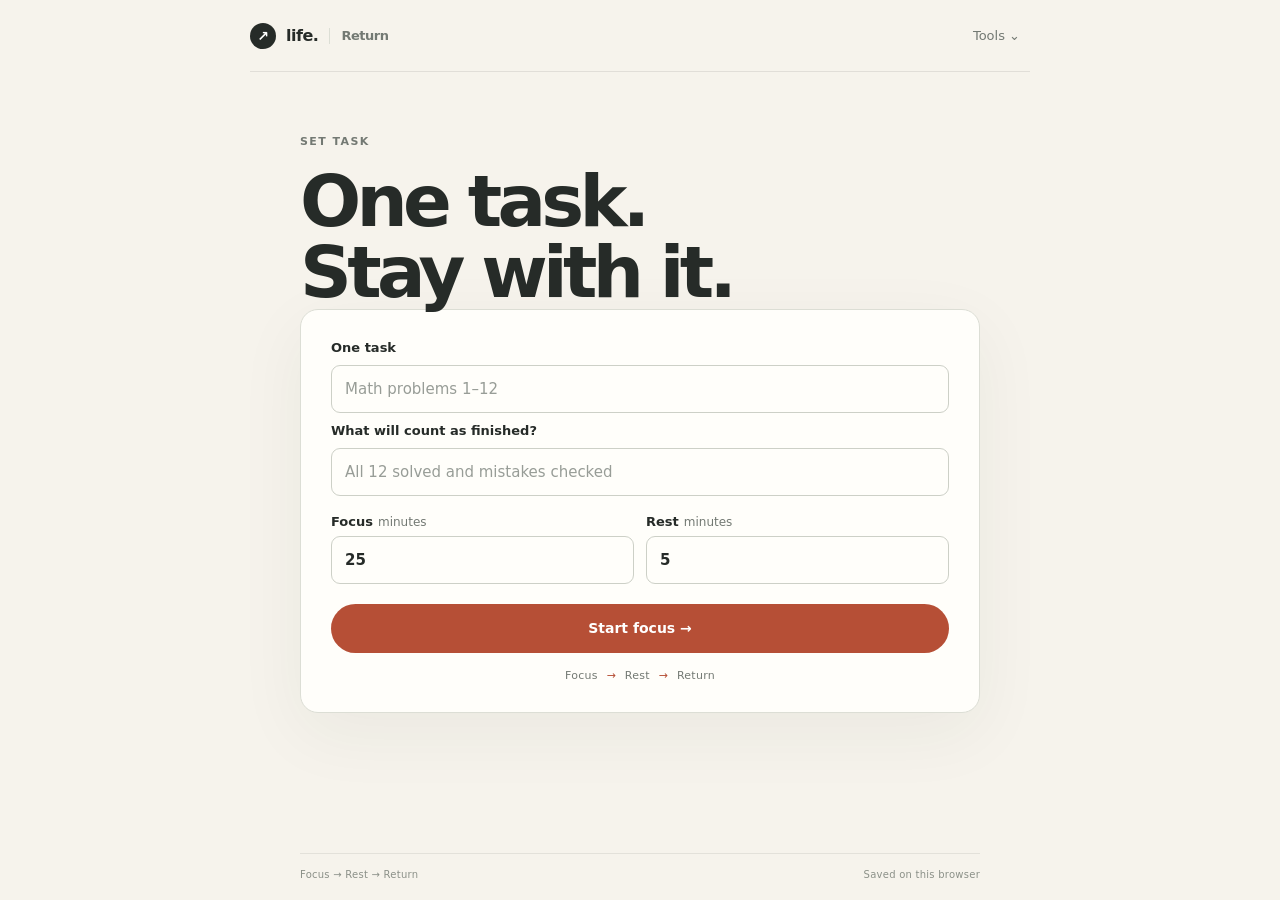
<file: index.html>
<!doctype html>
<html lang="en">
<head>
  <meta charset="utf-8">
  <meta name="viewport" content="width=device-width,initial-scale=1,viewport-fit=cover">
  <meta name="theme-color" content="#f6f3ec">
  <meta name="description" content="One task. A clear finish line. A quiet way back.">
  <title>Return · One task. Stay with it.</title>
  <link rel="icon" href="assets/sprout.svg">
  <link rel="stylesheet" href="return.css">
  <script src="return.js" defer></script>
</head>
<body>
  <a class="skip" href="#main">Skip to your task</a>
  <main id="main" tabindex="-1">
    <header class="topbar">
      <a class="brand" href="./" aria-label="Life home"><span class="brand-mark" aria-hidden="true">↗</span><span>life.</span><span class="brand-divider" aria-hidden="true"></span><span class="brand-section">Return</span></a>
      <button id="tools-open" class="tools-link" type="button">Tools <span aria-hidden="true">⌄</span></button>
    </header>

    <div id="app" data-phase="setup">
      <section id="setup-view" class="view setup-view" aria-labelledby="setup-title">
        <p class="eyebrow">SET TASK</p>
        <h1 id="setup-title">One task.<br>Stay with it.</h1>
        <form id="setup-form" class="setup-card">
          <label for="task-title">One task</label>
          <input id="task-title" maxlength="160" autocomplete="off" placeholder="Math problems 1–12" required>
          <label for="finish-condition">What will count as finished?</label>
          <input id="finish-condition" maxlength="200" autocomplete="off" placeholder="All 12 solved and mistakes checked" required>
          <div class="duration-grid">
            <label for="focus-minutes">Focus <span>minutes</span><input id="focus-minutes" type="number" min="1" max="120" step="1" value="25" required></label>
            <label for="rest-minutes">Rest <span>minutes</span><input id="rest-minutes" type="number" min="1" max="30" step="1" value="5" required></label>
          </div>
          <button class="button primary" type="submit">Start focus <span aria-hidden="true">→</span></button>
          <p class="sequence">Focus <span>→</span> Rest <span>→</span> Return</p>
        </form>
      </section>

      <section id="task-view" class="view task-view" aria-labelledby="task-heading" hidden>
        <div class="task-topline"><p class="eyebrow" id="phase-label">FOCUS</p><span id="then-label" class="then-label">Then 5 min rest</span></div>
        <h1 id="task-heading" tabindex="-1"></h1>
        <div class="finish-line"><span>FINISH WHEN</span><p id="finish-text"></p></div>
        <p id="next-step-note" class="next-step-note" hidden></p>
        <div id="countdown" role="timer" aria-label="Remaining focus time" class="countdown">25:00</div>
        <progress id="countdown-progress" value="0" max="100" aria-label="Focus block progress"></progress>
        <p id="away-note" class="away-note" hidden></p>
        <div class="actions focus-actions">
          <button id="stuck-button" class="button primary" type="button">I’m stuck</button>
          <button id="continue-after-away" class="button secondary" type="button" hidden>Continue</button>
          <button id="task-finished-button" class="button text-button" type="button">Task finished</button>
          <button id="pause-button" class="button quiet-button" type="button">Pause for interruption</button>
        </div>
      </section>

      <section id="recovery-view" class="view recovery-view" aria-labelledby="recovery-title" hidden>
        <p class="eyebrow">FOCUS PAUSED</p>
        <h1 id="recovery-title" tabindex="-1">What got in the way?</h1>
        <div id="recovery-task" class="context-line"></div>
        <div id="recovery-countdown" class="frozen-time" role="timer" aria-label="Remaining focus time"></div>
        <div class="reason-grid" role="group" aria-label="Choose what got in the way">
          <button type="button" data-reason="mistake" aria-pressed="false">Made a mistake</button>
          <button type="button" data-reason="next" aria-pressed="false">Don’t know the next step</button>
          <button type="button" data-reason="long" aria-pressed="false">Feels too long</button>
          <button type="button" data-reason="leave" aria-pressed="false">Want to leave</button>
        </div>
        <p id="recovery-cue" class="recovery-cue" hidden></p>
        <label id="recovery-next-wrap" class="optional-line" for="recovery-next-step" hidden>Optional next action<input id="recovery-next-step" maxlength="200" placeholder="A small move to pick up"></label>
        <div class="actions"><button id="resume-focus" class="button primary" type="button" disabled>Return to focus</button><button id="back-reason" class="button text-button" type="button" hidden>Choose another reason</button><button id="cancel-recovery" class="button quiet-button" type="button">Back to task</button></div>
      </section>

      <section id="paused-view" class="view paused-view" aria-labelledby="paused-title" hidden>
        <p class="eyebrow">PAUSED FOR AN INTERRUPTION</p>
        <h1 id="paused-title" tabindex="-1">Your place is here.</h1>
        <div class="context-line" id="paused-task"></div>
        <div id="paused-countdown" class="frozen-time" role="timer" aria-label="Remaining focus time"></div>
        <form id="pause-form"><label for="pause-draft">Where to pick up</label><input id="pause-draft" maxlength="200" placeholder="The next line, step, or question" required><button class="button primary" id="save-pause" type="submit">Save my place</button></form>
        <button id="resume-paused" class="button primary resume-paused" type="button" hidden>Resume this task</button>
      </section>

      <section id="block-complete-view" class="view complete-view" aria-labelledby="block-title" hidden>
        <p class="eyebrow">FOCUS</p>
        <h1 id="block-title" tabindex="-1">Focus block complete.</h1>
        <p class="large-copy">Work is paused.</p>
        <div class="context-line" id="block-task"></div>
        <div class="actions"><button id="start-rest" class="button primary" type="button">Start rest</button><button id="complete-at-end" class="button text-button" type="button">Task finished</button></div>
      </section>

      <section id="rest-view" class="view rest-view" aria-labelledby="rest-title" hidden>
        <p class="eyebrow">REST</p>
        <h1 id="rest-title" tabindex="-1">Work is paused.<br>Rest now.</h1>
        <div id="rest-countdown" role="timer" aria-label="Remaining rest time" class="countdown">05:00</div>
        <p id="rest-copy" class="rest-copy">Your next step will be here when the rest is over.</p>
      </section>

      <section id="ready-view" class="view ready-view" aria-labelledby="ready-title" hidden>
        <p class="eyebrow">READY WHEN YOU ARE</p>
        <h1 id="ready-title" tabindex="-1">Return to this task.</h1>
        <div class="finish-line"><span>FINISH WHEN</span><p id="ready-finish"></p></div>
        <p class="ready-task" id="ready-task"></p>
        <button id="start-next-block" class="button primary" type="button">Return to this task <span aria-hidden="true">→</span></button>
        <button id="ready-task-finished" class="button text-button" type="button">Task finished</button>
      </section>

      <p id="storage-warning" class="storage-warning" role="alert" hidden>Saving is unavailable in this browser. Your current page still works. Export a backup from Tools before closing.</p>
      <footer><span>Focus → Rest → Return</span><span id="save-status">Saved on this browser</span></footer>
    </div>
  </main>

  <dialog id="completion-dialog" aria-labelledby="complete-dialog-title">
    <form method="dialog" class="dialog-card" id="completion-form">
      <button class="dialog-close" value="cancel" aria-label="Keep working and close">×</button>
      <p class="eyebrow">FINISH LINE</p><h2 id="complete-dialog-title">Did you finish this task?</h2>
      <p id="confirm-finish-text" class="dialog-finish"></p>
      <div class="actions"><button id="keep-working" class="button secondary" value="cancel">Keep working</button><button id="confirm-complete" class="button primary" value="confirm">Yes, task complete</button></div>
    </form>
  </dialog>

  <dialog id="tools-dialog" aria-labelledby="tools-title">
    <div class="dialog-card">
      <button class="dialog-close" data-close-tools aria-label="Close tools">×</button>
      <p class="eyebrow">LIFE TOOLS</p><h2 id="tools-title">Your space</h2>
      <p>Return keeps your task and timer on this browser. Export a backup or open an earlier tool.</p>
      <div class="actions tools-actions"><button id="export-backup" class="button secondary" type="button">Export backup</button><label class="button secondary import-label">Import backup<input id="import-backup" type="file" accept="application/json,.json"></label></div>
      <p id="import-status" role="status" class="import-status"></p>
      <details><summary>Previous Life tools</summary><p><a href="daily.html">Daily planner archive</a><br><a href="menu.html">Tool shelf</a> · <a href="classic.html">Classic routines</a><br><a href="stoplook.html">Stop &amp; look</a> · <a href="security.html">Security</a></p></details>
    </div>
  </dialog>
  <noscript><p class="storage-warning">JavaScript is needed for the focus timer. You can still open the <a href="daily.html">daily planner archive</a>.</p></noscript>
</body>
</html>
</file>
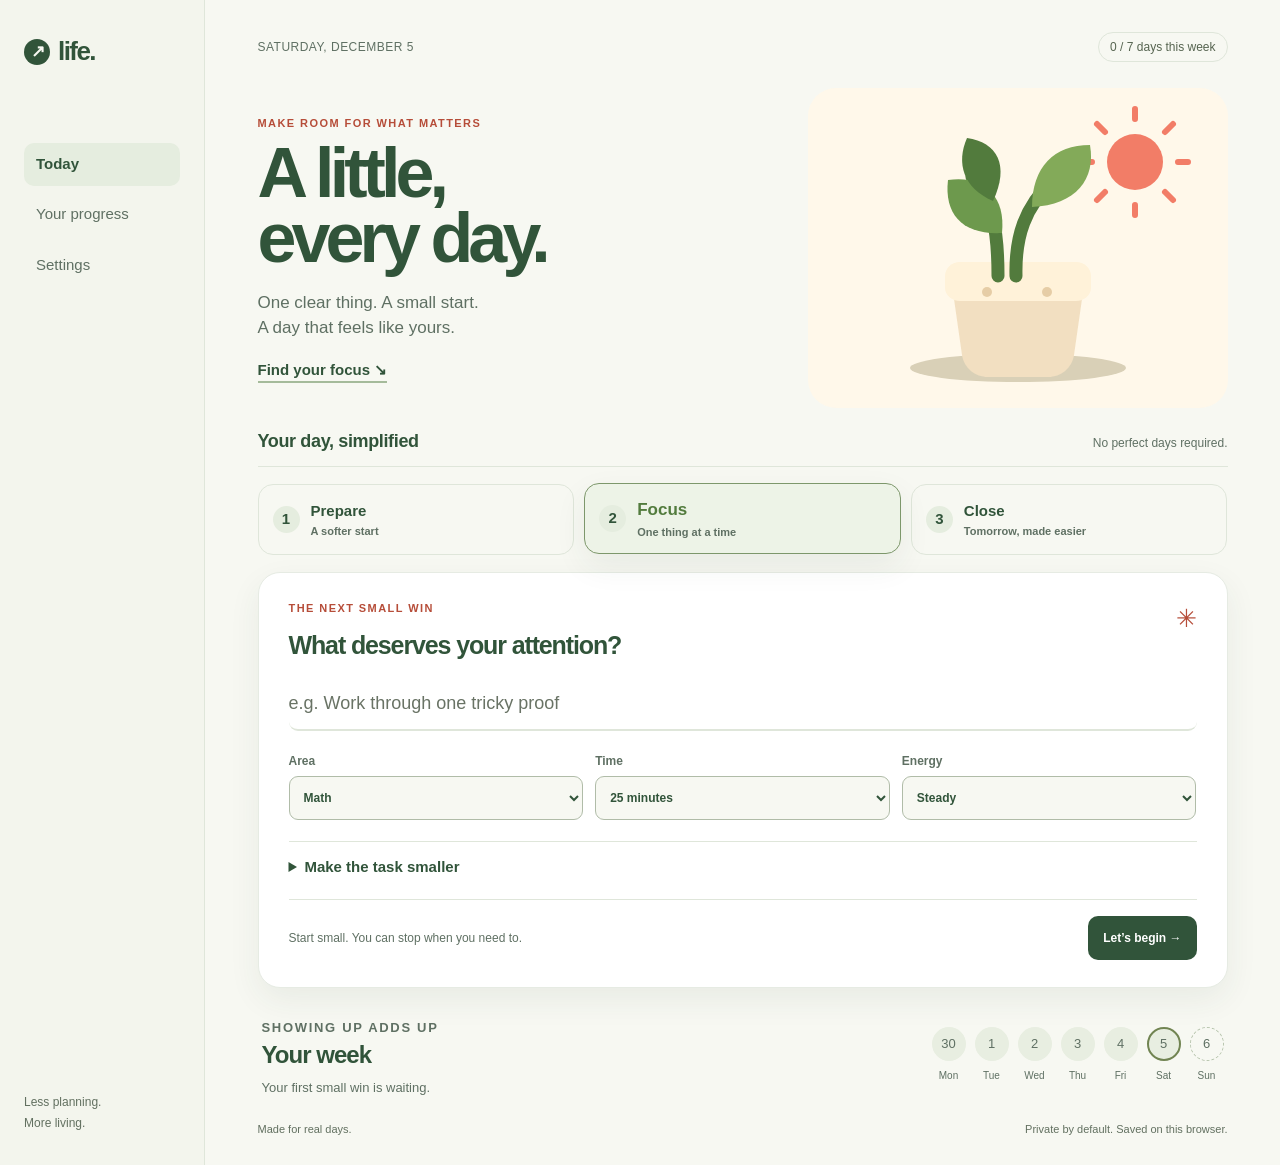
<file: daily.html>
<!doctype html>
<html lang="en"><head><meta charset="utf-8"><meta name="viewport" content="width=device-width,initial-scale=1"><meta name="theme-color" content="#f7f8f2"><meta name="description" content="A little structure for a good day. Prepare, focus, and make tomorrow easier."><title>Life · A little, every day.</title><link rel="icon" href="assets/sprout.svg"><link rel="stylesheet" href="life.css"><script src="life.js" defer></script></head>
<body><a class="skip" href="#main">Skip to content</a><div class="shell">
<aside class="sidebar"><a class="brand" href="./" aria-label="Life home"><span class="brand-icon" aria-hidden="true">↗</span>life.</a><nav aria-label="Main"><a class="nav-item selected" href="#main">Today</a><button class="nav-item" id="progress-open">Your progress</button><button class="nav-item" id="settings-open">Settings</button></nav><div class="sidebar-bottom">Less planning.<br>More living.</div></aside>
<main id="main" tabindex="-1"><header class="topline"><span id="today-label"></span><span class="week-pill" id="week-count">A fresh week</span></header>
<section class="hero" aria-labelledby="greeting"><div><p class="eyebrow">MAKE ROOM FOR WHAT MATTERS</p><h1 id="greeting">A little,<br>every day.</h1><p class="hero-copy">One clear thing. A small start.<br>A day that feels like yours.</p><a href="#workspace" class="hero-link">Find your focus ↘</a></div><img src="assets/sprout.svg" width="420" height="320" alt="A small green plant reaching toward the sun"></section>
<div class="section-line"><h2>Your day, simplified</h2><span>No perfect days required.</span></div>
<div class="day-tabs" role="group" aria-label="Choose a part of your day"><button data-view="morning"><span class="step-number">1</span><span>Prepare<small>A softer start</small></span><span id="morning-check"></span></button><button data-view="focus" aria-pressed="true"><span class="step-number">2</span><span>Focus<small>One thing at a time</small></span></button><button data-view="night"><span class="step-number">3</span><span>Close<small>Tomorrow, made easier</small></span><span id="night-check"></span></button></div>
<section id="workspace" class="workspace" aria-label="Your workspace"><div id="focus-view">
<form id="focus-form"><div class="card-heading"><div><p class="eyebrow">THE NEXT SMALL WIN</p><h2>What deserves your attention?</h2></div><span class="little-leaf" aria-hidden="true">✳</span></div>
<label class="sr-only" for="task">Your next task</label><input id="task" class="task-input" maxlength="160" required placeholder="e.g. Work through one tricky proof" autocomplete="off">
<div class="form-row"><label>Area<select id="subject"><option>Math</option><option>Violin</option><option>AI / Coding</option><option>School</option><option>Personal</option></select></label><label>Time<select id="minutes"><option value="5">5 minutes</option><option value="15">15 minutes</option><option value="25" selected>25 minutes</option><option value="45">45 minutes</option><option value="60">60 minutes</option></select></label><label>Energy<select id="energy"><option value="low">Low · start small</option><option value="steady" selected>Steady</option><option value="high">Plenty</option></select></label></div>
<details class="optional"><summary>Make the task smaller</summary><label>What part is difficult?<input id="hard-part" maxlength="200" placeholder="The first two bars, the induction step…"></label><label>Challenge<select id="difficulty"><option value="1">1 · Get familiar</option><option value="2" selected>2 · Practice</option><option value="3">3 · Stretch</option><option value="4">4 · Apply independently</option><option value="5">5 · Explain or perform</option></select></label><p id="suggestion">Repeat until it feels solid. Harder is optional.</p></details>
<div class="card-footer"><span>Start small. You can stop when you need to.</span><button class="primary" type="submit">Let’s begin →</button></div></form>
<section id="active-panel" hidden aria-labelledby="active-task"><p class="eyebrow" id="session-label">FOCUS</p><h2 id="active-task"></h2><p id="active-detail"></p><div class="time-display" id="elapsed" role="timer" aria-label="Time focused">00:00</div><progress id="timer-progress" max="100" value="0" aria-label="Session progress"></progress><p id="timer-note">One small piece at a time.</p><div class="button-row"><button id="pause" class="secondary">Pause</button><button id="stuck" class="secondary">I’m stuck</button><button id="finish" class="primary">Finish</button></div><button id="extend" class="text-button" hidden>Add 5 minutes</button></section>
<section id="recovery-panel" hidden><p class="eyebrow">A WAY BACK</p><h2>What’s getting in the way?</h2><div class="reasons"><button data-reason="confused">I’m confused</button><button data-reason="overwhelmed">Too much</button><button data-reason="distracted">Distracted</button><button data-reason="tired">I’m tired</button></div><p id="recovery-cue">Choose what fits. We’ll find a smaller step.</p><label>Your next tiny action<input id="tiny-action" maxlength="160" placeholder="Open the page. Read the first line."></label><div class="button-row"><button id="return-focus" class="primary">Return to focus →</button><button id="end-recovery" class="text-button">Finish for now</button></div></section>
<form id="reflection-form" hidden><p class="eyebrow">THAT COUNTS</p><h2>You made room for it.</h2><p id="session-summary"></p><label>How was the challenge?<select id="outcome"><option value="right">About right</option><option value="easy">Ready for a little more</option><option value="hard">I need a smaller step</option></select></label><label>What will you try next? <span class="muted">Optional</span><input id="next-step" maxlength="200" placeholder="One thing to remember or pick up next time"></label><button class="primary" type="submit">Save &amp; take a break ✓</button></form>
</div>
<form id="routine-view" hidden><div class="routine-header"><div><p class="eyebrow" id="routine-kicker"></p><h2 id="routine-title"></h2><p id="routine-copy"></p></div><img id="routine-image" src="assets/sunrise.svg" width="160" height="120" alt=""></div><div id="routine-steps"></div><label id="routine-note-label"><span id="routine-label">Your first small action</span><input id="routine-note" maxlength="200" placeholder="At 9, open my math notebook"></label><button class="primary" id="routine-save" type="submit">Save my start →</button></form>
<div id="celebration" hidden role="status"><span class="success-mark" aria-hidden="true">✓</span><h2>A little more momentum.</h2><p id="celebration-copy"></p><button class="secondary" id="back-home">Back to today</button></div></section>
<section class="week-card" aria-labelledby="week-heading"><div><p class="eyebrow">SHOWING UP ADDS UP</p><h2 id="week-heading">Your week</h2><p id="week-summary">Your first small win is waiting.</p></div><div id="week-trail" class="week-trail"></div></section><footer>Made for real days.<span>Private by default. Saved on this browser.</span></footer></main></div>
<p id="notice" class="notice" role="status" hidden></p>
<dialog id="progress-dialog"><div class="dialog-head"><h2>Your progress</h2><button data-close aria-label="Close progress">✕</button></div><div id="stats" class="stats"></div><h3>Recent work</h3><div id="history"></div></dialog>
<dialog id="settings-dialog"><div class="dialog-head"><h2>Your space</h2><button data-close aria-label="Close settings">✕</button></div><p>Your work stays in this browser. Export a backup before switching devices.</p><div class="button-row"><button id="export" class="secondary">Export backup</button><label class="secondary import-label">Import backup<input id="import" type="file" accept="application/json,.json"></label></div><p id="import-status" role="status"></p><details><summary>About the approach</summary><p>Energy is your own check-in, not a dopamine measurement. Small steps, retrieval, and spaced practice guide the design. Difficulty can stay steady or go down. This is a planning tool, not medical care.</p><p><a href="https://blog.duolingo.com/improving-the-streak/">Small daily starts · Duolingo</a><br><a href="https://www.learningscientists.org/blog/2016/6/23-1">Recall practice · Learning Scientists</a></p></details><details><summary>Previous Life tools</summary><p><a href="classic.html">Classic routines</a> · <a href="return.html">Return</a> · <a href="stoplook.html">Stop &amp; look</a> · <a href="security.html">Security</a></p></details></dialog>
<noscript><p class="notice">Enable JavaScript to use the planner. Your browser runs it locally.</p></noscript></body></html>
</file>
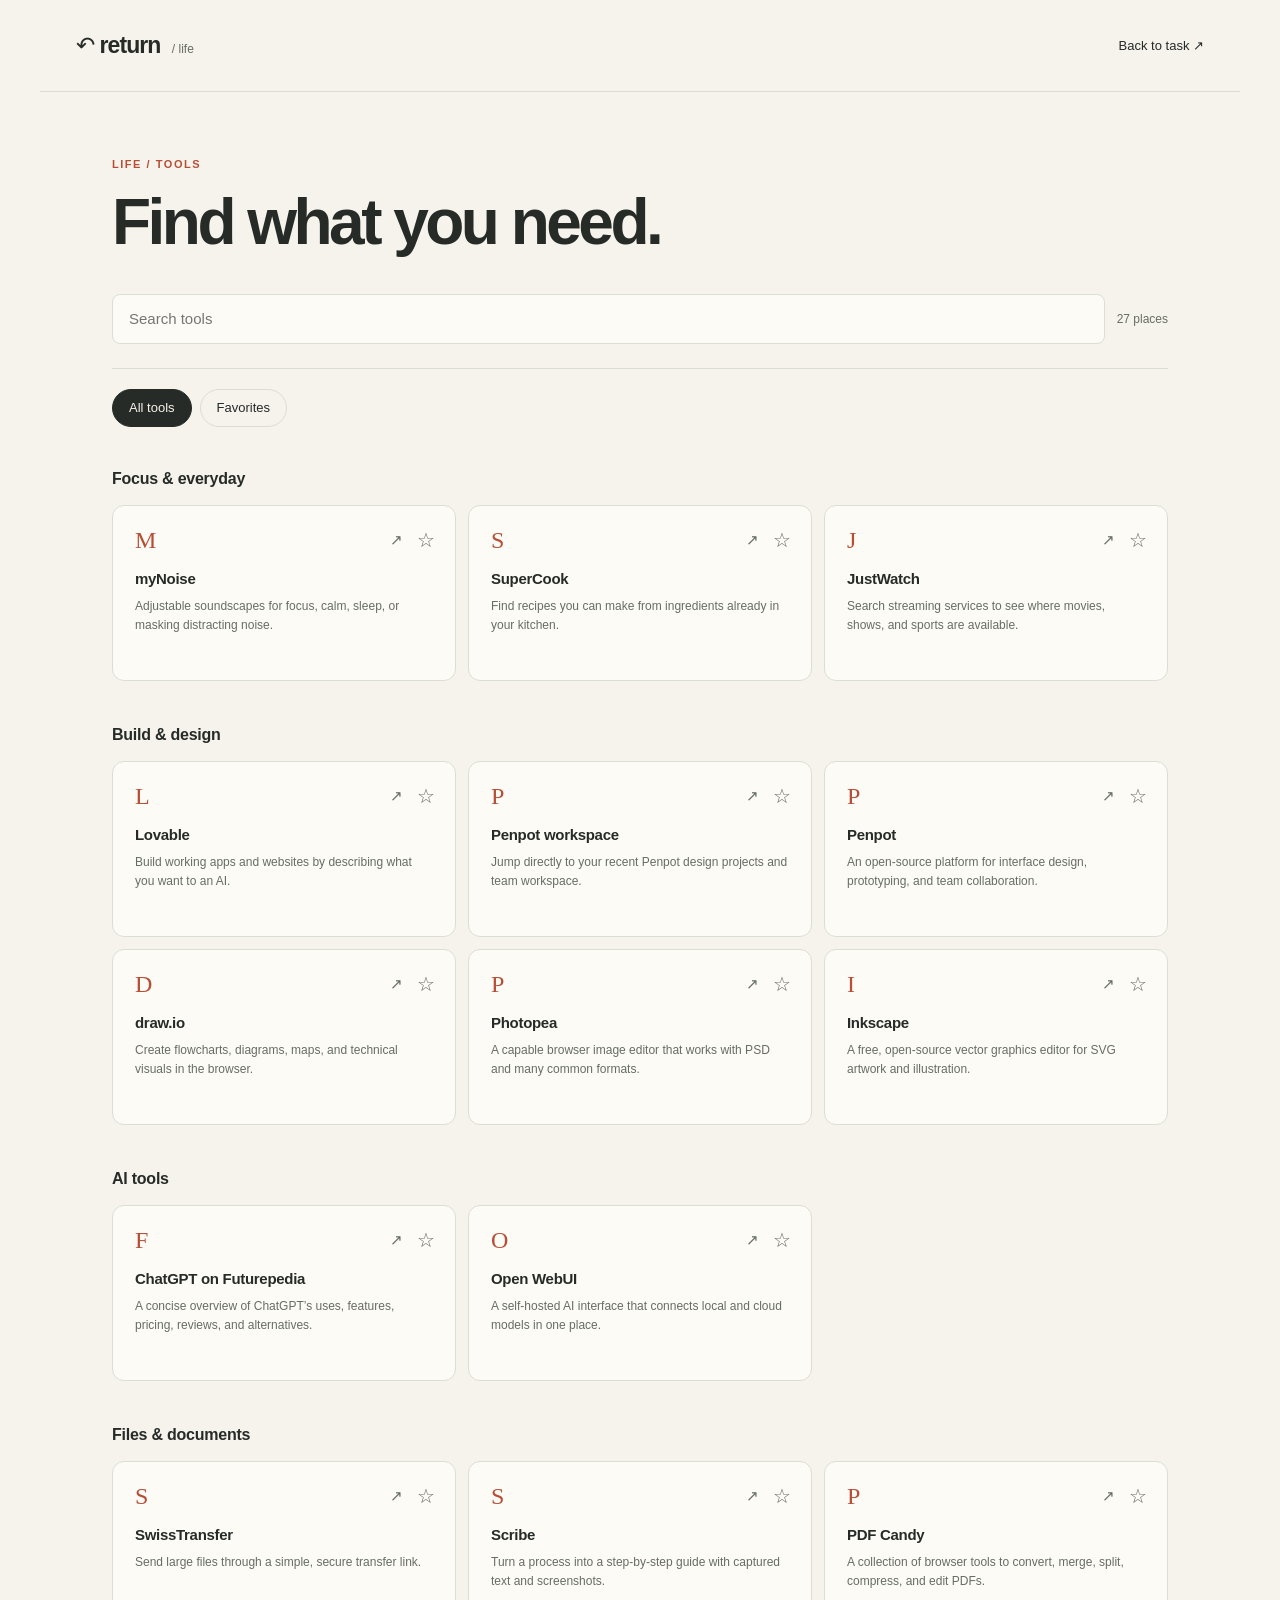
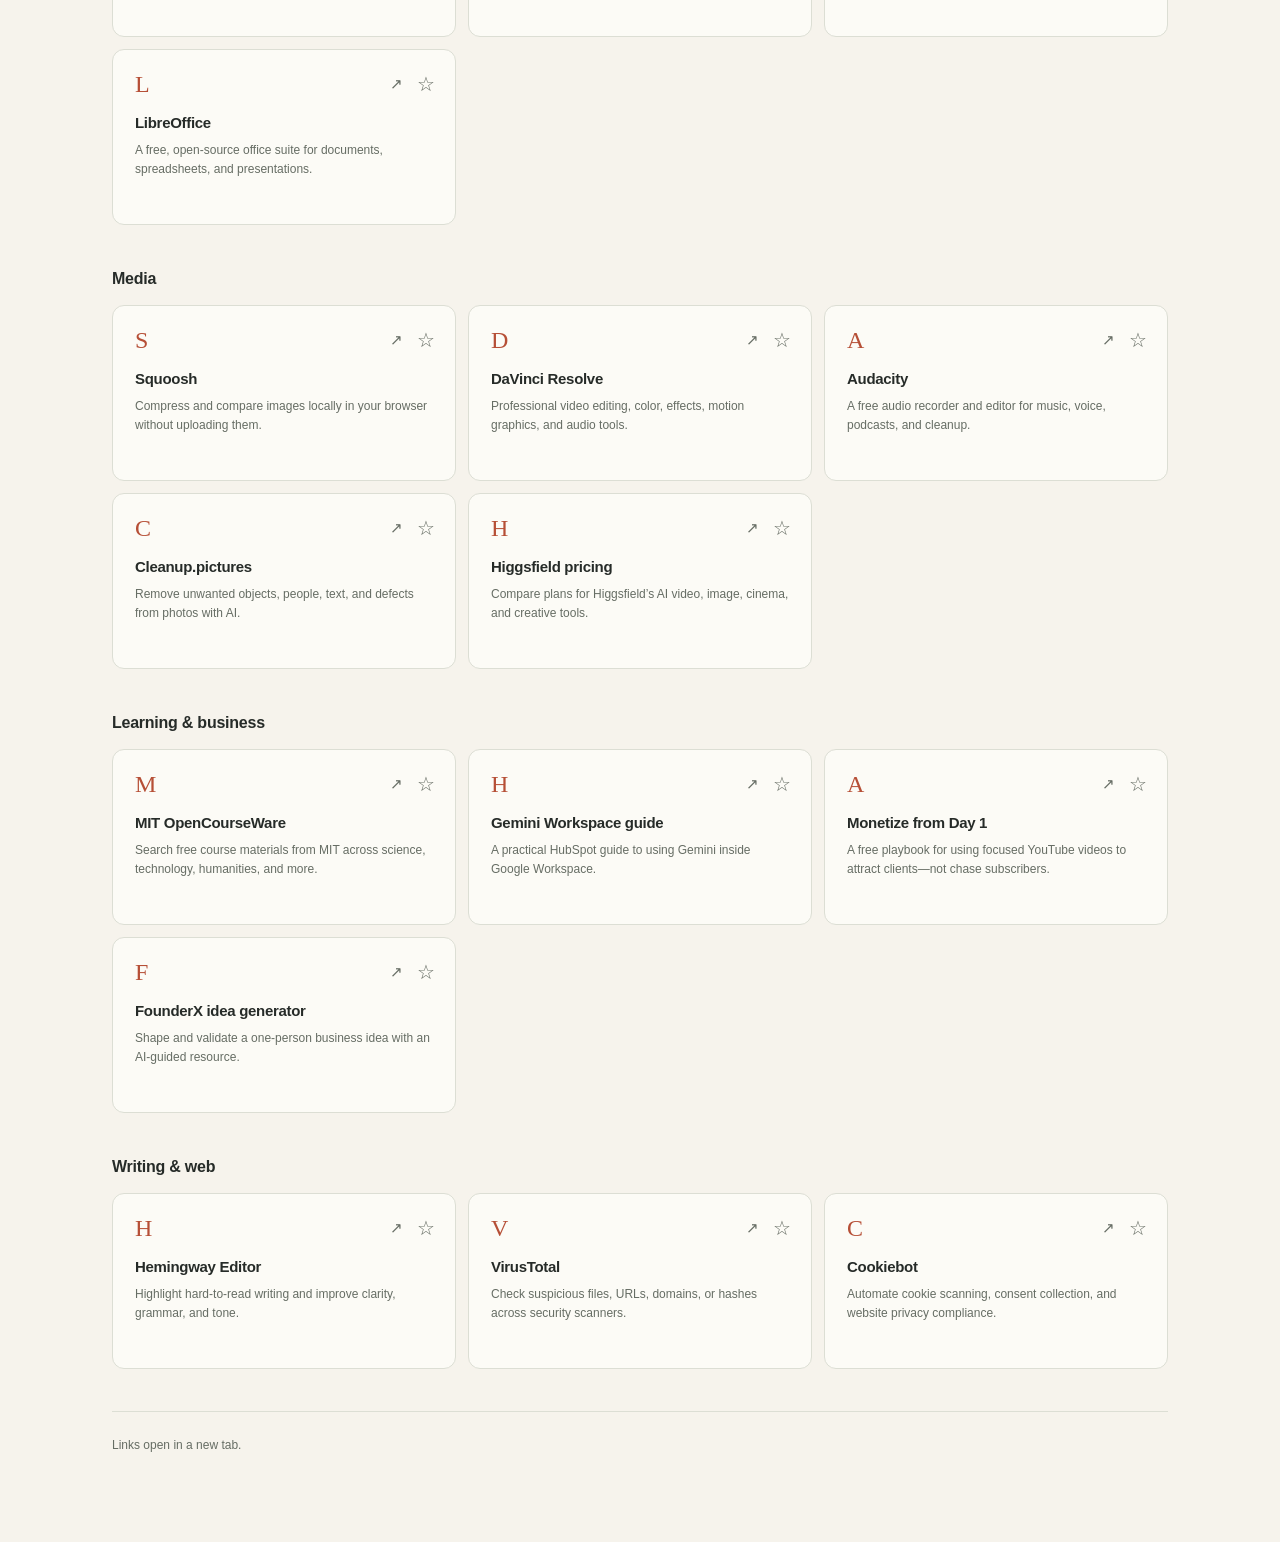
<file: menu.html>
<!doctype html>
<html lang="en"><head><meta charset="utf-8"><meta name="viewport" content="width=device-width,initial-scale=1"><meta name="theme-color" content="#f6f3ec"><title>Tools · Life</title><link rel="icon" href="assets/sprout.svg"><link rel="stylesheet" href="secondary.css"><script src="tools.js" defer></script></head>
<body><a class="skip" href="#bookmarks">Skip to tools</a><header class="site-head"><a href="./" class="wordmark">↶ <strong>return</strong><span> / life</span></a><a class="back-link" href="./">Back to task ↗</a></header>
<main id="bookmarks"><div class="heading"><p class="eyebrow">LIFE / TOOLS</p><h1>Find what you need.</h1></div>
<div class="controls"><label for="bookmark-search" class="sr-only">Search tools</label><input id="bookmark-search" type="search" placeholder="Search tools" autocomplete="off"><button id="clear-search" aria-label="Clear search" hidden>×</button><span id="bookmark-count" role="status">27 places</span></div>
<div class="filters" role="group" aria-label="Filter tools"><button data-filter="all" aria-pressed="true">All tools</button><button data-filter="favorites" aria-pressed="false">Favorites</button></div>
    <div id="bookmark-sections">
      <section class="section" data-section>
        <div class="section-head"><h2>Focus & everyday</h2></div>
        <div class="bookmark-grid">
          <a class="bookmark" href="https://mynoise.net/" target="_blank" rel="noopener noreferrer" data-search="myNoise focus ambient noise sound generator concentration sleep">
            <div class="bookmark-top"><span class="logo-box">M</span><span class="open-mark" aria-hidden="true">↗</span></div>
            <h3>myNoise</h3><p>Adjustable soundscapes for focus, calm, sleep, or masking distracting noise.</p>
          </a>
          <a class="bookmark" href="https://www.supercook.com/#/desktop" target="_blank" rel="noopener noreferrer" data-search="SuperCook food recipes ingredients cooking pantry">
            <div class="bookmark-top"><span class="logo-box">S</span><span class="open-mark" aria-hidden="true">↗</span></div>
            <h3>SuperCook</h3><p>Find recipes you can make from ingredients already in your kitchen.</p>
          </a>
          <a class="bookmark" href="https://www.justwatch.com/" target="_blank" rel="noopener noreferrer" data-search="JustWatch streaming movies television shows sports watch">
            <div class="bookmark-top"><span class="logo-box">J</span><span class="open-mark" aria-hidden="true">↗</span></div>
            <h3>JustWatch</h3><p>Search streaming services to see where movies, shows, and sports are available.</p>
          </a>
        </div>
      </section>

      <section class="section" data-section>
        <div class="section-head"><h2>Build & design</h2></div>
        <div class="bookmark-grid">
          <a class="bookmark" href="https://lovable.dev/" target="_blank" rel="noopener noreferrer" data-search="Lovable AI app website builder code prototype">
            <div class="bookmark-top"><span class="logo-box">L</span><span class="open-mark" aria-hidden="true">↗</span></div>
            <h3>Lovable</h3><p>Build working apps and websites by describing what you want to an AI.</p>
          </a>
          <a class="bookmark" href="https://design.penpot.app/#/dashboard/recent?team-id=6f06cb60-262a-804c-8008-6b44536768f8" target="_blank" rel="noopener noreferrer" data-search="Penpot workspace recent dashboard design team projects">
            <div class="bookmark-top"><span class="logo-box">P</span><span class="open-mark" aria-hidden="true">↗</span></div>
            <h3>Penpot workspace</h3><p>Jump directly to your recent Penpot design projects and team workspace.</p>
          </a>
          <a class="bookmark" href="https://penpot.app/" target="_blank" rel="noopener noreferrer" data-search="Penpot open source design prototyping collaboration UI UX">
            <div class="bookmark-top"><span class="logo-box">P</span><span class="open-mark" aria-hidden="true">↗</span></div>
            <h3>Penpot</h3><p>An open-source platform for interface design, prototyping, and team collaboration.</p>
          </a>
          <a class="bookmark" href="https://app.diagrams.net/" target="_blank" rel="noopener noreferrer" data-search="draw.io diagrams.net flowchart diagram whiteboard architecture">
            <div class="bookmark-top"><span class="logo-box">D</span><span class="open-mark" aria-hidden="true">↗</span></div>
            <h3>draw.io</h3><p>Create flowcharts, diagrams, maps, and technical visuals in the browser.</p>
          </a>
          <a class="bookmark" href="https://www.photopea.com/" target="_blank" rel="noopener noreferrer" data-search="Photopea image photo editor PSD Photoshop browser graphics">
            <div class="bookmark-top"><span class="logo-box">P</span><span class="open-mark" aria-hidden="true">↗</span></div>
            <h3>Photopea</h3><p>A capable browser image editor that works with PSD and many common formats.</p>
          </a>
          <a class="bookmark" href="https://inkscape.org/" target="_blank" rel="noopener noreferrer" data-search="Inkscape vector graphics SVG illustration open source design">
            <div class="bookmark-top"><span class="logo-box">I</span><span class="open-mark" aria-hidden="true">↗</span></div>
            <h3>Inkscape</h3><p>A free, open-source vector graphics editor for SVG artwork and illustration.</p>
          </a>
        </div>
      </section>

      <section class="section" data-section>
        <div class="section-head"><h2>AI tools</h2></div>
        <div class="bookmark-grid">
          <a class="bookmark" href="https://www.futurepedia.io/tool/chatgpt" target="_blank" rel="noopener noreferrer" data-search="Futurepedia ChatGPT AI tool review use cases pricing alternatives chatbot research">
            <div class="bookmark-top"><span class="logo-box">F</span><span class="open-mark" aria-hidden="true">↗</span></div>
            <h3>ChatGPT on Futurepedia</h3><p>A concise overview of ChatGPT’s uses, features, pricing, reviews, and alternatives.</p>
          </a>
          <a class="bookmark" href="https://openwebui.com/" target="_blank" rel="noopener noreferrer" data-search="Open WebUI self hosted AI interface local cloud models Ollama OpenAI Anthropic private open source">
            <div class="bookmark-top"><span class="logo-box">O</span><span class="open-mark" aria-hidden="true">↗</span></div>
            <h3>Open WebUI</h3><p>A self-hosted AI interface that connects local and cloud models in one place.</p>
          </a>
        </div>
      </section>

      <section class="section" data-section>
        <div class="section-head"><h2>Files & documents</h2></div>
        <div class="bookmark-grid">
          <a class="bookmark" href="https://www.swisstransfer.com/en" target="_blank" rel="noopener noreferrer" data-search="SwissTransfer transfer send large files secure free">
            <div class="bookmark-top"><span class="logo-box">S</span><span class="open-mark" aria-hidden="true">↗</span></div>
            <h3>SwissTransfer</h3><p>Send large files through a simple, secure transfer link.</p>
          </a>
          <a class="bookmark" href="https://scribe.com/" target="_blank" rel="noopener noreferrer" data-search="Scribe workflow documentation how-to guide screenshots process">
            <div class="bookmark-top"><span class="logo-box">S</span><span class="open-mark" aria-hidden="true">↗</span></div>
            <h3>Scribe</h3><p>Turn a process into a step-by-step guide with captured text and screenshots.</p>
          </a>
          <a class="bookmark" href="https://pdfcandy.com/" target="_blank" rel="noopener noreferrer" data-search="PDF Candy PDF convert merge split compress edit files documents">
            <div class="bookmark-top"><span class="logo-box">P</span><span class="open-mark" aria-hidden="true">↗</span></div>
            <h3>PDF Candy</h3><p>A collection of browser tools to convert, merge, split, compress, and edit PDFs.</p>
          </a>
          <a class="bookmark" href="https://www.libreoffice.org/" target="_blank" rel="noopener noreferrer" data-search="LibreOffice office suite Writer Calc Impress documents spreadsheet presentation open source">
            <div class="bookmark-top"><span class="logo-box">L</span><span class="open-mark" aria-hidden="true">↗</span></div>
            <h3>LibreOffice</h3><p>A free, open-source office suite for documents, spreadsheets, and presentations.</p>
          </a>
        </div>
      </section>

      <section class="section" data-section>
        <div class="section-head"><h2>Media</h2></div>
        <div class="bookmark-grid">
          <a class="bookmark" href="https://squoosh.app/" target="_blank" rel="noopener noreferrer" data-search="Squoosh image compress resize convert optimize private local">
            <div class="bookmark-top"><span class="logo-box">S</span><span class="open-mark" aria-hidden="true">↗</span></div>
            <h3>Squoosh</h3><p>Compress and compare images locally in your browser without uploading them.</p>
          </a>
          <a class="bookmark" href="https://www.blackmagicdesign.com/products/davinciresolve" target="_blank" rel="noopener noreferrer" data-search="DaVinci Resolve video editing color correction visual effects audio post production">
            <div class="bookmark-top"><span class="logo-box">D</span><span class="open-mark" aria-hidden="true">↗</span></div>
            <h3>DaVinci Resolve</h3><p>Professional video editing, color, effects, motion graphics, and audio tools.</p>
          </a>
          <a class="bookmark" href="https://www.audacityteam.org/" target="_blank" rel="noopener noreferrer" data-search="Audacity audio editor recorder music podcast open source">
            <div class="bookmark-top"><span class="logo-box">A</span><span class="open-mark" aria-hidden="true">↗</span></div>
            <h3>Audacity</h3><p>A free audio recorder and editor for music, voice, podcasts, and cleanup.</p>
          </a>
          <a class="bookmark" href="https://cleanup.pictures/" target="_blank" rel="noopener noreferrer" data-search="Cleanup.pictures cleanup pictures photo retouch remove object people text defects AI inpainting">
            <div class="bookmark-top"><span class="logo-box">C</span><span class="open-mark" aria-hidden="true">↗</span></div>
            <h3>Cleanup.pictures</h3><p>Remove unwanted objects, people, text, and defects from photos with AI.</p>
          </a>
          <a class="bookmark" href="https://higgsfield.ai/pricing" target="_blank" rel="noopener noreferrer" data-search="Higgsfield AI video image generator pricing transitions cinema studio visual effects content creation">
            <div class="bookmark-top"><span class="logo-box">H</span><span class="open-mark" aria-hidden="true">↗</span></div>
            <h3>Higgsfield pricing</h3><p>Compare plans for Higgsfield’s AI video, image, cinema, and creative tools.</p>
          </a>
        </div>
      </section>

      <section class="section" data-section>
        <div class="section-head"><h2>Learning & business</h2></div>
        <div class="bookmark-grid">
          <a class="bookmark" href="https://ocw.mit.edu/search/" target="_blank" rel="noopener noreferrer" data-search="MIT OpenCourseWare OCW free courses learning lectures education university course materials">
            <div class="bookmark-top"><span class="logo-box">M</span><span class="open-mark" aria-hidden="true">↗</span></div>
            <h3>MIT OpenCourseWare</h3><p>Search free course materials from MIT across science, technology, humanities, and more.</p>
          </a>
          <a class="bookmark" href="https://offers.hubspot.com/gemini-google-workspace-tips" target="_blank" rel="noopener noreferrer" data-search="HubSpot Gemini Google Workspace tips guide AI productivity prompts workflows">
            <div class="bookmark-top"><span class="logo-box">H</span><span class="open-mark" aria-hidden="true">↗</span></div>
            <h3>Gemini Workspace guide</h3><p>A practical HubSpot guide to using Gemini inside Google Workspace.</p>
          </a>
          <a class="bookmark" href="https://www.authoritydotio.com/monetized163306782" target="_blank" rel="noopener noreferrer" data-search="Authority.io Sunny Lenarduzzi Monetize from Day 1 YouTube playbook business clients revenue creator">
            <div class="bookmark-top"><span class="logo-box">A</span><span class="open-mark" aria-hidden="true">↗</span></div>
            <h3>Monetize from Day 1</h3><p>A free playbook for using focused YouTube videos to attract clients—not chase subscribers.</p>
          </a>
          <a class="bookmark" href="https://founderx.net/start/bizideagen-listbuilder" target="_blank" rel="noopener noreferrer" data-search="FounderX business idea generator AI Claude skill one person business niche roadmap first client">
            <div class="bookmark-top"><span class="logo-box">F</span><span class="open-mark" aria-hidden="true">↗</span></div>
            <h3>FounderX idea generator</h3><p>Shape and validate a one-person business idea with an AI-guided resource.</p>
          </a>
        </div>
      </section>

      <section class="section" data-section>
        <div class="section-head"><h2>Writing & web</h2></div>
        <div class="bookmark-grid">
          <a class="bookmark" href="https://hemingwayapp.com/" target="_blank" rel="noopener noreferrer" data-search="Hemingway writing editor readability grammar clear concise">
            <div class="bookmark-top"><span class="logo-box">H</span><span class="open-mark" aria-hidden="true">↗</span></div>
            <h3>Hemingway Editor</h3><p>Highlight hard-to-read writing and improve clarity, grammar, and tone.</p>
          </a>
          <a class="bookmark" href="https://www.virustotal.com/gui/home/search" target="_blank" rel="noopener noreferrer" data-search="VirusTotal security malware scan URL file hash suspicious website">
            <div class="bookmark-top"><span class="logo-box">V</span><span class="open-mark" aria-hidden="true">↗</span></div>
            <h3>VirusTotal</h3><p>Check suspicious files, URLs, domains, or hashes across security scanners.</p>
          </a>
          <a class="bookmark" href="https://www.cookiebot.com/us/automate/" target="_blank" rel="noopener noreferrer" data-search="Cookiebot cookie consent website privacy compliance scanner CMP">
            <div class="bookmark-top"><span class="logo-box">C</span><span class="open-mark" aria-hidden="true">↗</span></div>
            <h3>Cookiebot</h3><p>Automate cookie scanning, consent collection, and website privacy compliance.</p>
          </a>
        </div>
      </section>
    </div>

<p id="empty-state" hidden>No tools match.</p><footer>Links open in a new tab.</footer></main></body></html>
</file>
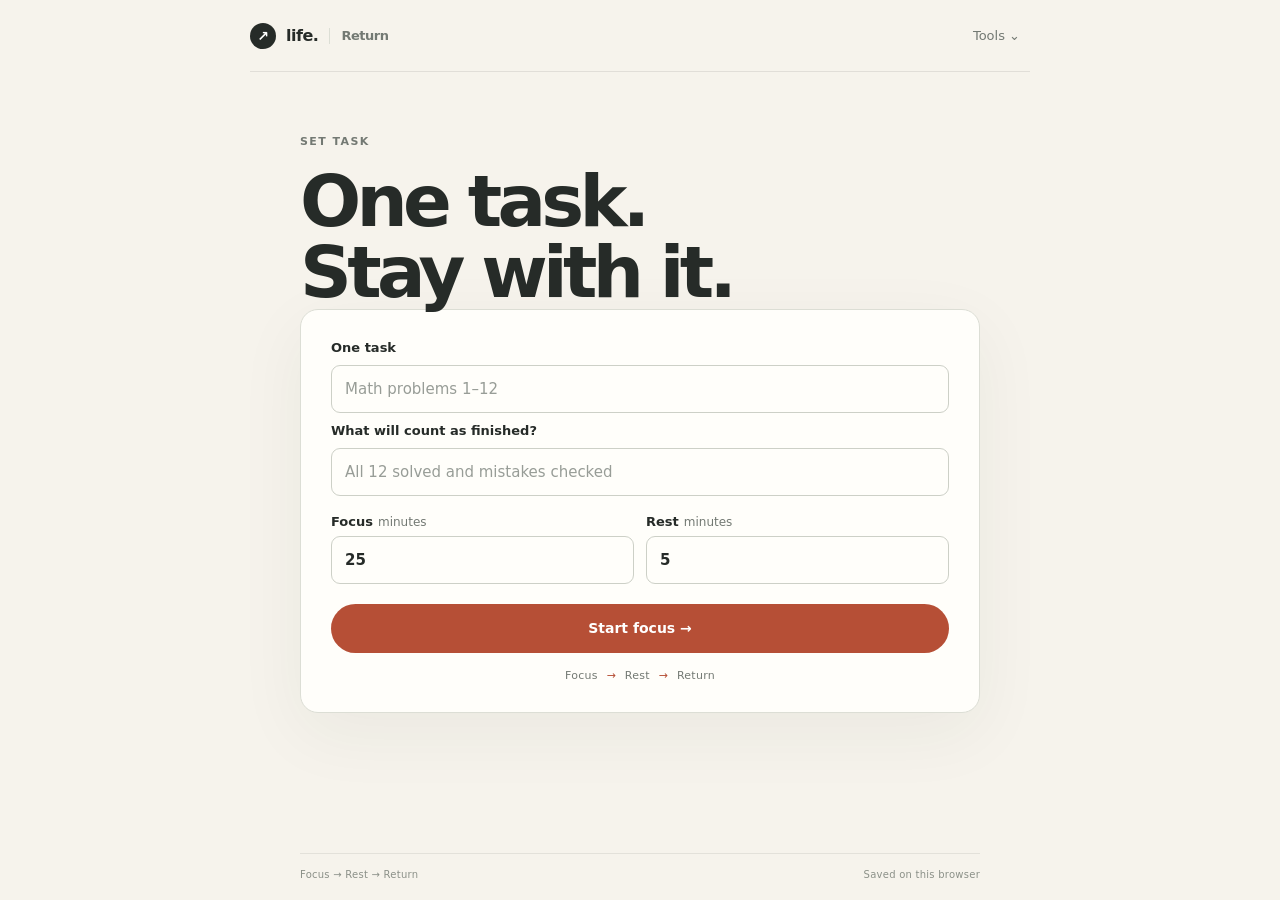
<file: return.html>
<!doctype html>
<html lang="en">
<head>
  <meta charset="utf-8">
  <meta name="viewport" content="width=device-width,initial-scale=1">
  <meta http-equiv="refresh" content="0;url=./">
  <meta name="robots" content="noindex">
  <title>Return · Moving to the focus page</title>
  <script>location.replace('./');</script>
</head>
<body><p>Opening <a href="./">Return</a>…</p></body>
</html>
</file>
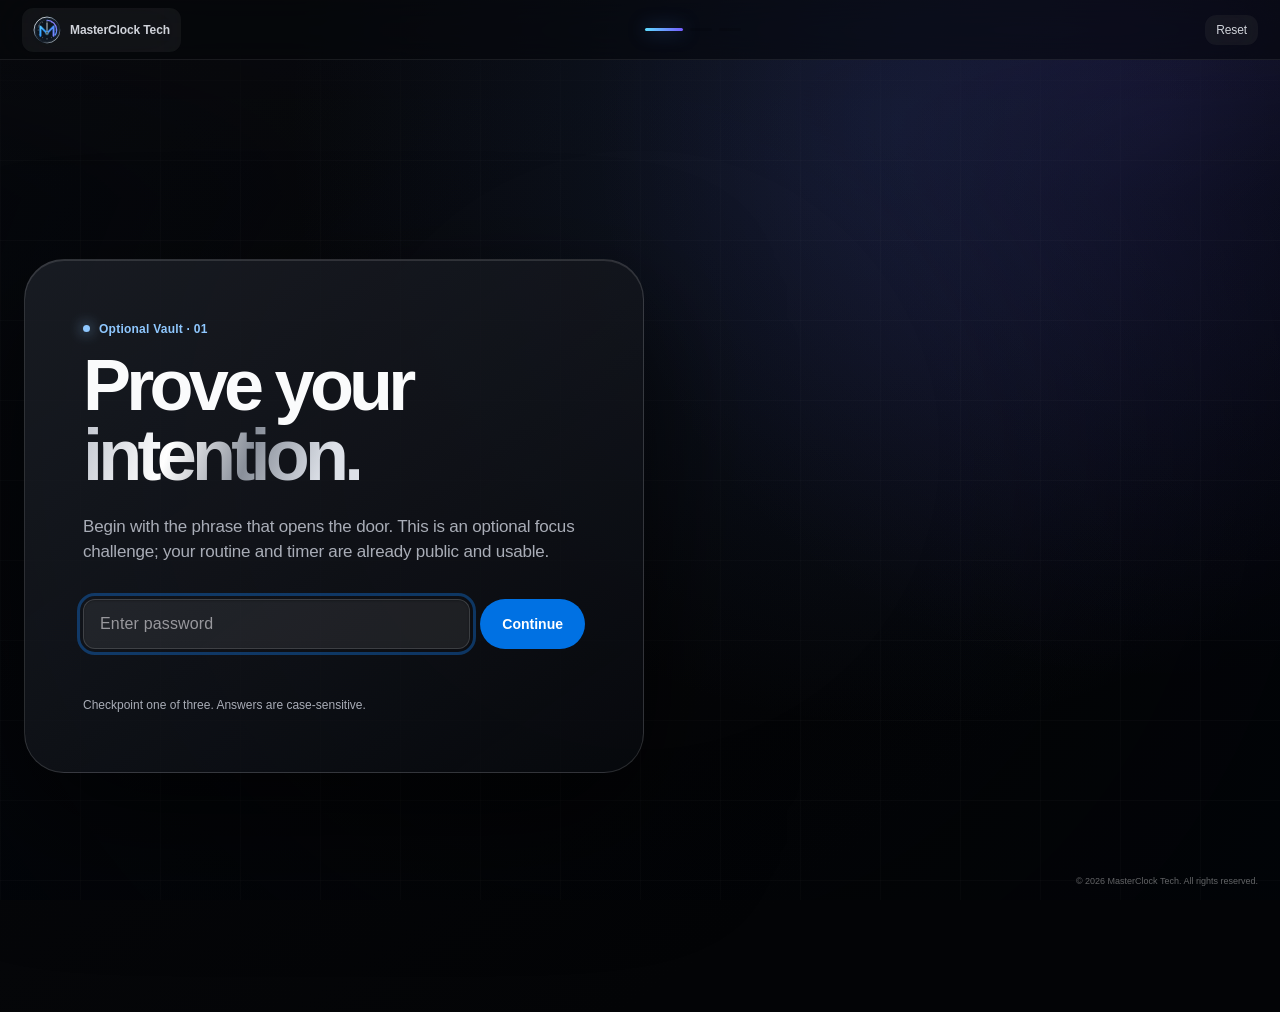
<file: security.html>
<!DOCTYPE html>
<html lang="en" data-life-page="security">
<head>
  <meta charset="utf-8">
  <meta name="viewport" content="width=device-width, initial-scale=1, viewport-fit=cover">
  <meta name="theme-color" content="#07131f">
  <meta name="description" content="MasterClock Tech Vault — an optional three-stage focus challenge. Routine data remains local to this browser.">
  <title>MasterClock Tech — Vault</title>
  <link rel="icon" href="masterclock-mark.svg" type="image/svg+xml">
  <style>
    :root {
      color-scheme: dark;
      --ink: #f5fbff;
      --muted: #91a8b8;
      --line: rgba(255, 255, 255, .12);
      --glass: rgba(9, 24, 37, .72);
      --glass-solid: #0b1c2a;
      --cyan: #73e7ff;
      --blue: #6f83ff;
      --violet: #c07cff;
      --green: #63f2bd;
      --danger: #ff718a;
      --ease: cubic-bezier(.22, 1, .36, 1);
      --spring: cubic-bezier(.16, 1.18, .3, 1);
      --pointer-x: 50vw;
      --pointer-y: 45vh;
      --panel-rx: 0deg;
      --panel-ry: 0deg;
      --border-angle: 0deg;
    }

    *, *::before, *::after { box-sizing: border-box; }

    html {
      min-width: 320px;
      background: #06111b;
      scroll-behavior: smooth;
    }

    body {
      position: relative;
      isolation: isolate;
      min-width: 320px;
      min-height: 100svh;
      margin: 0;
      overflow-x: hidden;
      color: var(--ink);
      background:
        radial-gradient(circle at 14% 18%, rgba(59, 152, 255, .25), transparent 34rem),
        radial-gradient(circle at 84% 12%, rgba(192, 124, 255, .2), transparent 30rem),
        radial-gradient(circle at 50% 100%, rgba(74, 239, 196, .12), transparent 38rem),
        linear-gradient(145deg, #06111b 0%, #081827 48%, #0a1221 100%);
      font-family: -apple-system, BlinkMacSystemFont, "SF Pro Display", "SF Pro Text", "Helvetica Neue", Arial, sans-serif;
      -webkit-font-smoothing: antialiased;
      text-rendering: optimizeLegibility;
    }

    body::before {
      content: "";
      position: fixed;
      z-index: 1;
      width: min(72vw, 820px);
      aspect-ratio: 1;
      left: var(--pointer-x);
      top: var(--pointer-y);
      border-radius: 50%;
      pointer-events: none;
      opacity: .2;
      background: radial-gradient(circle, rgba(125, 231, 255, .38) 0%, rgba(114, 134, 255, .13) 28%, transparent 68%);
      filter: blur(8px);
      transform: translate3d(-50%, -50%, 0);
      transition: opacity .4s ease;
      mix-blend-mode: screen;
    }

    body::after {
      content: "";
      position: fixed;
      z-index: 2;
      inset: 0;
      pointer-events: none;
      background:
        linear-gradient(rgba(255, 255, 255, .018) 1px, transparent 1px),
        linear-gradient(90deg, rgba(255, 255, 255, .014) 1px, transparent 1px),
        radial-gradient(circle at center, transparent 38%, rgba(0, 4, 10, .44) 100%);
      background-size: 80px 80px, 80px 80px, 100% 100%;
      mask-image: linear-gradient(to bottom, transparent, #000 22%, #000);
    }

    button, input { font: inherit; }
    button { -webkit-tap-highlight-color: transparent; }

    .atmosphere {
      position: fixed;
      inset: 0;
      z-index: 0;
      overflow: hidden;
      pointer-events: none;
    }

    .motion-canvas {
      position: absolute;
      inset: 0;
      width: 100%;
      height: 100%;
      opacity: .72;
    }

    .orb {
      position: absolute;
      width: min(54vw, 720px);
      aspect-ratio: 1;
      border-radius: 50%;
      filter: blur(90px);
      opacity: .22;
      transform: translate3d(0, 0, 0);
      animation: drift 24s var(--ease) infinite alternate;
    }

    .orb:first-child { top: -28%; left: -14%; background: #36a6ff; }
    .orb:last-child { right: -18%; bottom: -34%; background: #a966ff; animation-delay: -12s; }

    .aurora {
      position: absolute;
      inset: -35%;
      opacity: .31;
      filter: blur(58px) saturate(130%);
      background:
        conic-gradient(from 90deg at 50% 50%, transparent 0 12%, rgba(41, 195, 255, .45) 18%, transparent 29% 46%, rgba(163, 93, 255, .4) 57%, transparent 68% 83%, rgba(67, 255, 199, .29) 92%, transparent);
      animation: auroraTurn 34s linear infinite;
      will-change: transform;
    }

    .aurora::before,
    .aurora::after {
      content: "";
      position: absolute;
      inset: 14%;
      border-radius: 43% 57% 63% 37% / 46% 38% 62% 54%;
      border: 2px solid rgba(115, 231, 255, .16);
      filter: blur(5px);
      animation: auroraBreathe 9s var(--ease) infinite alternate;
    }

    .aurora::after {
      inset: 27%;
      border-color: rgba(192, 124, 255, .16);
      animation-delay: -4.5s;
      animation-direction: alternate-reverse;
    }

    .halo-rings {
      position: absolute;
      top: 50%;
      left: 50%;
      width: min(92vw, 980px);
      aspect-ratio: 1;
      transform: translate3d(-50%, -50%, 0);
    }

    .halo-rings span {
      position: absolute;
      inset: var(--ring-inset);
      border: 1px solid rgba(125, 220, 255, var(--ring-alpha));
      border-radius: 50%;
      box-shadow: inset 0 0 48px rgba(88, 151, 255, .025);
      animation: ringPulse var(--ring-speed) var(--ease) infinite alternate;
    }

    .halo-rings span:nth-child(1) { --ring-inset: 8%; --ring-alpha: .09; --ring-speed: 6s; }
    .halo-rings span:nth-child(2) { --ring-inset: 22%; --ring-alpha: .13; --ring-speed: 7.5s; animation-delay: -2s; }
    .halo-rings span:nth-child(3) { --ring-inset: 36%; --ring-alpha: .18; --ring-speed: 5.5s; animation-delay: -3.5s; }

    .light-beam {
      position: absolute;
      top: -45%;
      left: 47%;
      width: 16vw;
      height: 180vh;
      opacity: .08;
      background: linear-gradient(to right, transparent, rgba(138, 231, 255, .8), transparent);
      filter: blur(24px);
      transform: rotate(23deg);
      transform-origin: 50% 50%;
      animation: beamSweep 13s var(--ease) infinite alternate;
    }

    .perspective-grid {
      position: absolute;
      left: -25%;
      right: -25%;
      bottom: -24%;
      height: 58%;
      opacity: .16;
      background-image:
        linear-gradient(rgba(112, 210, 255, .25) 1px, transparent 1px),
        linear-gradient(90deg, rgba(112, 210, 255, .2) 1px, transparent 1px);
      background-size: 54px 42px;
      mask-image: linear-gradient(to bottom, transparent, #000 26%, #000);
      transform: perspective(420px) rotateX(64deg) translate3d(0, 12%, 0);
      transform-origin: 50% 100%;
      animation: gridTravel 9s linear infinite;
    }

    .energy-line {
      position: absolute;
      top: 0;
      bottom: 0;
      width: 1px;
      opacity: .24;
      background: linear-gradient(to bottom, transparent 7%, var(--cyan) 47%, transparent 82%);
      box-shadow: 0 0 15px rgba(115, 231, 255, .5);
      animation: lineTravel 8s var(--ease) infinite;
    }

    .energy-line.line-a { left: 22%; animation-delay: -5s; }
    .energy-line.line-b { right: 18%; animation-delay: -1s; animation-direction: reverse; }

    @keyframes drift {
      to { transform: translate3d(7vw, 5vh, 0) scale(1.08); }
    }

    @keyframes auroraTurn {
      to { transform: rotate(360deg) scale(1.04); }
    }

    @keyframes auroraBreathe {
      to { transform: rotate(14deg) scale(1.14); opacity: .55; }
    }

    @keyframes ringPulse {
      from { transform: scale(.94) rotate(-3deg); opacity: .36; }
      to { transform: scale(1.07) rotate(4deg); opacity: 1; }
    }

    @keyframes beamSweep {
      from { transform: translate3d(-35vw, 0, 0) rotate(19deg); opacity: .025; }
      48% { opacity: .11; }
      to { transform: translate3d(33vw, 0, 0) rotate(27deg); opacity: .04; }
    }

    @keyframes gridTravel {
      to { background-position: 0 42px, 54px 0; }
    }

    @keyframes lineTravel {
      0%, 100% { transform: translate3d(0, -38%, 0) scaleY(.45); opacity: 0; }
      28%, 70% { opacity: .24; }
      55% { transform: translate3d(0, 38%, 0) scaleY(1); }
    }

    .grain {
      position: absolute;
      inset: 0;
      opacity: .035;
      background-image: url("data:image/svg+xml,%3Csvg viewBox='0 0 180 180' xmlns='http://www.w3.org/2000/svg'%3E%3Cfilter id='n'%3E%3CfeTurbulence type='fractalNoise' baseFrequency='.92' numOctaves='2' stitchTiles='stitch'/%3E%3C/filter%3E%3Crect width='100%25' height='100%25' filter='url(%23n)' opacity='.7'/%3E%3C/svg%3E");
    }

    .topbar {
      position: fixed;
      top: 0;
      left: 0;
      right: 0;
      z-index: 20;
      display: flex;
      align-items: center;
      justify-content: space-between;
      height: 68px;
      padding: max(12px, env(safe-area-inset-top)) max(22px, env(safe-area-inset-right)) 0 max(22px, env(safe-area-inset-left));
      background: linear-gradient(to bottom, rgba(5, 15, 24, .62), transparent);
    }

    .topbar,
    main {
      position: relative;
      z-index: 5;
    }

    .topbar {
      position: fixed;
    }

    .home-link, .lock-action {
      display: inline-flex;
      align-items: center;
      min-height: 40px;
      padding: 0 15px;
      border: 1px solid var(--line);
      border-radius: 999px;
      color: var(--ink);
      background: rgba(255, 255, 255, .055);
      text-decoration: none;
      font-size: 13px;
      font-weight: 650;
      letter-spacing: -.01em;
      backdrop-filter: blur(18px);
      transition: background .25s ease, border-color .25s ease, transform .25s var(--spring);
    }

    .home-link:hover, .lock-action:hover { background: rgba(255, 255, 255, .1); border-color: rgba(255, 255, 255, .22); }
    .home-link:active, .lock-action:active { transform: scale(.96); }

    .stage-markers { display: flex; align-items: center; gap: 7px; }

    .stage-marker {
      width: 24px;
      height: 4px;
      border-radius: 99px;
      background: rgba(255, 255, 255, .13);
      transition: width .55s var(--ease), background .45s ease, box-shadow .45s ease;
    }

    .stage-marker.is-active { width: 42px; background: var(--cyan); box-shadow: 0 0 18px rgba(115, 231, 255, .45); }
    .stage-marker.is-complete { background: rgba(99, 242, 189, .7); }

    main {
      display: grid;
      place-items: center;
      min-height: 100svh;
      padding: 96px 22px 42px;
    }

    .stage {
      width: min(100%, 620px);
      animation: stageIn .72s var(--ease) both;
      perspective: 1400px;
    }

    .stage[hidden] { display: none; }

    @keyframes stageIn {
      0% { opacity: 0; filter: blur(14px); transform: translate3d(0, 38px, 0) scale(.965); }
      58% { opacity: 1; filter: blur(0); }
      100% { opacity: 1; filter: none; transform: none; }
    }

    .panel {
      position: relative;
      overflow: hidden;
      padding: clamp(30px, 6vw, 58px);
      border: 1px solid var(--line);
      border-radius: 36px;
      background:
        linear-gradient(145deg, rgba(255, 255, 255, .095), transparent 44%),
        var(--glass);
      box-shadow: 0 38px 100px rgba(0, 0, 0, .4), inset 0 1px 0 rgba(255, 255, 255, .09);
      backdrop-filter: blur(28px) saturate(145%);
      transform: perspective(1400px) rotateX(var(--panel-rx)) rotateY(var(--panel-ry)) translate3d(0, 0, 0);
      transform-style: preserve-3d;
      transition: transform .18s ease-out, box-shadow .4s ease;
      will-change: transform;
    }

    .panel::before {
      content: "";
      position: absolute;
      inset: 0;
      pointer-events: none;
      background: radial-gradient(circle at 12% 0%, rgba(115, 231, 255, .13), transparent 38%);
    }

    .panel::after {
      content: "";
      position: absolute;
      inset: 0;
      z-index: 8;
      padding: 1px;
      border-radius: inherit;
      pointer-events: none;
      background: conic-gradient(from var(--border-angle), transparent 0 18%, rgba(115, 231, 255, .65) 26%, transparent 35% 54%, rgba(192, 124, 255, .5) 64%, transparent 74%);
      -webkit-mask: linear-gradient(#000 0 0) content-box, linear-gradient(#000 0 0);
      -webkit-mask-composite: xor;
      mask-composite: exclude;
      animation: borderOrbit 9s linear infinite;
    }

    @property --border-angle {
      syntax: "<angle>";
      initial-value: 0deg;
      inherits: false;
    }

    @keyframes borderOrbit {
      to { --border-angle: 360deg; }
    }

    .stage:not([hidden]) .step-label,
    .stage:not([hidden]) h1,
    .stage:not([hidden]) h2,
    .stage:not([hidden]) .intro,
    .stage:not([hidden]) form,
    .stage:not([hidden]) .hint,
    .stage:not([hidden]) .button-grid,
    .stage:not([hidden]) .true-page {
      animation: contentRise .68s var(--ease) both;
    }

    .stage:not([hidden]) h1,
    .stage:not([hidden]) h2 { animation-delay: .07s; }
    .stage:not([hidden]) .intro { animation-delay: .13s; }
    .stage:not([hidden]) form,
    .stage:not([hidden]) .button-grid { animation-delay: .19s; }
    .stage:not([hidden]) .hint,
    .stage:not([hidden]) .true-page { animation-delay: .25s; }

    @keyframes contentRise {
      from { opacity: 0; filter: blur(8px); transform: translate3d(0, 18px, 0); }
      to { opacity: 1; filter: none; transform: none; }
    }

    .step-label {
      position: relative;
      display: inline-flex;
      align-items: center;
      gap: 9px;
      margin: 0 0 22px;
      color: var(--cyan);
      font-size: 11px;
      font-weight: 750;
      letter-spacing: .14em;
      text-transform: uppercase;
    }

    .step-label::before { content: ""; width: 7px; height: 7px; border-radius: 50%; background: currentColor; box-shadow: 0 0 14px currentColor; }

    h1, h2 { position: relative; margin: 0; font-weight: 690; letter-spacing: -.055em; line-height: .98; }
    h1, h2 { font-size: clamp(43px, 8vw, 72px); }

    .gradient-text {
      color: transparent;
      background: linear-gradient(105deg, #fff 5%, var(--cyan) 45%, #d1b1ff 88%);
      -webkit-background-clip: text;
      background-clip: text;
      background-size: 220% 100%;
      animation: textShimmer 5.5s ease-in-out infinite;
    }

    @keyframes textShimmer {
      0%, 100% { background-position: 0% 50%; filter: drop-shadow(0 0 0 rgba(115, 231, 255, 0)); }
      50% { background-position: 100% 50%; filter: drop-shadow(0 0 15px rgba(115, 231, 255, .16)); }
    }

    .intro {
      position: relative;
      max-width: 480px;
      margin: 22px 0 34px;
      color: var(--muted);
      font-size: 17px;
      line-height: 1.6;
      letter-spacing: -.015em;
    }

    .form-row { position: relative; display: grid; grid-template-columns: 1fr auto; gap: 10px; }

    .field-wrap { position: relative; }

    input {
      width: 100%;
      height: 58px;
      padding: 0 18px;
      border: 1px solid rgba(255, 255, 255, .13);
      border-radius: 17px;
      outline: none;
      color: var(--ink);
      background: rgba(0, 0, 0, .2);
      font-size: 16px;
      letter-spacing: .01em;
      transition: border-color .25s ease, box-shadow .25s ease, background .25s ease;
    }

    input::placeholder { color: rgba(178, 199, 211, .5); }
    input:focus { border-color: rgba(115, 231, 255, .6); background: rgba(0, 0, 0, .28); box-shadow: 0 0 0 4px rgba(115, 231, 255, .1); }

    .field-wrap::after {
      content: "";
      position: absolute;
      left: 18px;
      right: 18px;
      bottom: 0;
      height: 1px;
      opacity: 0;
      background: linear-gradient(90deg, transparent, var(--cyan), var(--violet), transparent);
      transform: scaleX(.35);
      transition: opacity .3s ease, transform .55s var(--ease);
    }

    .field-wrap:focus-within::after { opacity: .9; transform: scaleX(1); }

    #time-code { text-align: center; font-size: 24px; font-variant-numeric: tabular-nums; letter-spacing: .22em; }

    .continue-button, .lock-action {
      border: 0;
      cursor: pointer;
    }

    .continue-button {
      position: relative;
      overflow: hidden;
      min-width: 112px;
      height: 58px;
      padding: 0 22px;
      border-radius: 17px;
      color: #03131d;
      background: linear-gradient(135deg, #a7f2ff, #67d8ff 55%, #9ca8ff);
      box-shadow: 0 13px 34px rgba(70, 180, 255, .2), inset 0 1px 0 rgba(255, 255, 255, .55);
      font-size: 14px;
      font-weight: 760;
      transition: transform .25s var(--spring), filter .25s ease, box-shadow .25s ease;
    }

    .continue-button::after {
      content: "";
      position: absolute;
      inset: -70% auto -70% -55%;
      width: 42%;
      background: linear-gradient(90deg, transparent, rgba(255, 255, 255, .78), transparent);
      transform: skewX(-18deg);
      animation: buttonSheen 3.8s ease-in-out infinite;
    }

    @keyframes buttonSheen {
      0%, 52% { left: -55%; }
      82%, 100% { left: 130%; }
    }

    .continue-button:hover { filter: brightness(1.08); transform: translateY(-2px); box-shadow: 0 17px 38px rgba(70, 180, 255, .3); }
    .continue-button:active { transform: scale(.96); }

    .error {
      min-height: 20px;
      margin: 15px 2px 0;
      color: var(--danger);
      font-size: 13px;
      font-weight: 600;
      opacity: 0;
      transform: translateY(-4px);
      transition: opacity .2s ease, transform .2s ease;
    }

    .error.is-visible { opacity: 1; transform: none; }

    .panel.is-wrong { animation: wrong .38s ease both; }

    @keyframes wrong {
      0%, 100% { transform: translateX(0); }
      25% { transform: translateX(-8px); }
      55% { transform: translateX(7px); }
      78% { transform: translateX(-3px); }
    }

    .hint { position: relative; margin: 25px 0 0; color: rgba(177, 198, 211, .62); font-size: 12px; line-height: 1.5; }

    .button-stage { width: min(100%, 900px); }
    .button-stage .panel { padding: clamp(24px, 4vw, 42px); }
    .button-stage h2 { font-size: clamp(38px, 6vw, 62px); }
    .button-stage .intro { margin-bottom: 25px; }

    .button-grid {
      position: relative;
      display: grid;
      grid-template-columns: repeat(10, 1fr);
      gap: 8px;
    }

    .choice {
      position: relative;
      overflow: hidden;
      aspect-ratio: 1;
      min-width: 0;
      border: 1px solid rgba(255, 255, 255, .1);
      border-radius: 12px;
      color: #bfd0db;
      background: rgba(255, 255, 255, .045);
      cursor: pointer;
      font-size: 12px;
      font-weight: 680;
      font-variant-numeric: tabular-nums;
      transition: transform .16s ease, background .16s ease, border-color .16s ease, color .16s ease;
      animation: choiceIn .5s var(--spring) both;
      animation-delay: min(calc(var(--order, 0) * 7ms), .7s);
    }

    .choice::after {
      content: "";
      position: absolute;
      inset: -1px;
      opacity: 0;
      border-radius: inherit;
      background: radial-gradient(circle at 50% 50%, rgba(151, 240, 255, .35), transparent 66%);
      transform: scale(.35);
      transition: opacity .18s ease, transform .28s var(--spring);
    }

    .choice:hover::after { opacity: 1; transform: scale(1.15); }

    @keyframes choiceIn {
      from { opacity: 0; transform: translate3d(0, 16px, 0) scale(.72) rotate(-4deg); }
      to { opacity: 1; transform: none; }
    }

    .choice:hover { z-index: 1; color: #fff; background: rgba(115, 231, 255, .14); border-color: rgba(115, 231, 255, .45); transform: scale(1.08); }
    .choice:active { transform: scale(.91); }

    .success { width: min(100%, 760px); text-align: center; }
    .success .panel { padding: clamp(44px, 8vw, 84px); }

    .success-badge {
      position: relative;
      display: grid;
      place-items: center;
      width: 74px;
      height: 74px;
      margin: 0 auto 30px;
      border: 1px solid rgba(99, 242, 189, .38);
      border-radius: 24px;
      color: #07251b;
      background: linear-gradient(145deg, #bfffe8, var(--green));
      box-shadow: 0 18px 50px rgba(99, 242, 189, .2);
      font-size: 31px;
      font-weight: 800;
      animation: successFloat 2.7s var(--ease) infinite alternate;
    }

    .success-badge::before,
    .success-badge::after {
      content: "";
      position: absolute;
      inset: -13px;
      border: 1px solid rgba(99, 242, 189, .3);
      border-radius: 30px;
      animation: successRing 2.4s ease-out infinite;
    }

    .success-badge::after { animation-delay: 1.2s; }

    @keyframes successFloat {
      to { transform: translateY(-7px) rotate(2deg); box-shadow: 0 25px 70px rgba(99, 242, 189, .34); }
    }

    @keyframes successRing {
      from { opacity: .7; transform: scale(.76); }
      to { opacity: 0; transform: scale(1.52); }
    }

    .success .intro { margin-left: auto; margin-right: auto; }

    .true-page {
      position: relative;
      display: grid;
      grid-template-columns: repeat(3, 1fr);
      gap: 12px;
      margin-top: 34px;
      text-align: left;
    }

    .secret-card { min-height: 128px; padding: 20px; border: 1px solid var(--line); border-radius: 20px; background: rgba(255, 255, 255, .045); }
    .secret-card strong { display: block; margin-bottom: 9px; color: var(--ink); font-size: 14px; }
    .secret-card span { color: var(--muted); font-size: 12px; line-height: 1.55; }

    .crumble-layer { position: fixed; inset: 0; z-index: 100; pointer-events: none; overflow: hidden; }

    .paper-piece {
      position: absolute;
      border: 1px solid rgba(255, 255, 255, .14);
      background:
        linear-gradient(var(--shade-angle), rgba(86, 142, 177, .92), rgba(13, 37, 54, .98) 52%, rgba(6, 21, 34, .99)),
        var(--glass-solid);
      box-shadow:
        0 10px 24px rgba(0, 0, 0, .28),
        inset 0 1px 0 rgba(255, 255, 255, .12),
        0 0 22px rgba(115, 231, 255, .08);
      clip-path: polygon(var(--clip-a), var(--clip-b), var(--clip-c), var(--clip-d));
      animation: crumble var(--duration) cubic-bezier(.28, .02, .52, 1) var(--delay) both;
      backface-visibility: hidden;
      transform-style: preserve-3d;
      will-change: transform, opacity, filter;
    }

    @keyframes crumble {
      0% { opacity: 1; filter: brightness(1); transform: perspective(900px) translate3d(0, 0, 0) rotateX(0) rotateY(0) rotateZ(0) scale(1); }
      24% { opacity: 1; filter: brightness(1.35); transform: perspective(900px) translate3d(calc(var(--x) * .09), calc(var(--y) * .06), 42px) rotateX(calc(var(--rx) * .14)) rotateY(calc(var(--ry) * .14)) rotateZ(calc(var(--r) * .1)) scale(.99); }
      66% { opacity: .88; filter: brightness(.82) blur(.2px); }
      100% { opacity: 0; filter: brightness(.55) blur(1.4px); transform: perspective(900px) translate3d(var(--x), var(--y), var(--z)) rotateX(var(--rx)) rotateY(var(--ry)) rotateZ(var(--r)) scale(.38); }
    }

    .stage.is-crumbling { opacity: 0; transition: opacity .16s ease .12s; }

    .transition-flash {
      position: fixed;
      z-index: 96;
      inset: 0;
      pointer-events: none;
      background: radial-gradient(circle at var(--flash-x) var(--flash-y), rgba(214, 251, 255, .58), rgba(115, 157, 255, .12) 19%, transparent 53%);
      mix-blend-mode: screen;
      animation: transitionFlash .8s ease-out both;
    }

    @keyframes transitionFlash {
      from { opacity: 0; transform: scale(.8); }
      18% { opacity: 1; }
      to { opacity: 0; transform: scale(1.25); }
    }

    .shockwave {
      position: fixed;
      z-index: 97;
      left: var(--shock-x);
      top: var(--shock-y);
      width: 48px;
      height: 48px;
      border: 2px solid rgba(158, 240, 255, .7);
      border-radius: 50%;
      pointer-events: none;
      box-shadow: 0 0 32px rgba(115, 231, 255, .3), inset 0 0 26px rgba(192, 124, 255, .2);
      animation: shockwaveOut .9s var(--ease) both;
    }

    @keyframes shockwaveOut {
      from { opacity: .95; transform: translate3d(-50%, -50%, 0) scale(.12); }
      to { opacity: 0; transform: translate3d(-50%, -50%, 0) scale(18); }
    }

    .crumble-dust {
      position: fixed;
      z-index: 101;
      left: var(--dust-x);
      top: var(--dust-y);
      width: var(--dust-size);
      aspect-ratio: 1;
      border-radius: 50%;
      pointer-events: none;
      background: var(--dust-color);
      box-shadow: 0 0 10px currentColor;
      animation: dustFly var(--dust-duration) ease-out var(--dust-delay) both;
      will-change: transform, opacity;
    }

    @keyframes dustFly {
      0% { opacity: 0; transform: translate3d(0, 0, 0) scale(.2); }
      18% { opacity: .95; }
      100% { opacity: 0; transform: translate3d(var(--dust-dx), var(--dust-dy), 0) scale(0); }
    }

    .exit-portal {
      position: fixed;
      z-index: 150;
      inset: 0;
      display: grid;
      place-items: center;
      overflow: hidden;
      pointer-events: none;
      background: #06111b;
      animation: portalBackdrop 1.45s var(--ease) both;
    }

    .exit-portal::before,
    .exit-portal::after {
      content: "";
      position: absolute;
      width: min(38vw, 460px);
      aspect-ratio: 1;
      border-radius: 50%;
      background: radial-gradient(circle, #fff 0 4%, #9bf1ff 11%, rgba(117, 130, 255, .8) 23%, rgba(192, 124, 255, .28) 47%, transparent 70%);
      box-shadow: 0 0 80px rgba(115, 231, 255, .55), 0 0 180px rgba(111, 131, 255, .38);
      animation: portalOpen 1.45s var(--ease) both;
    }

    .exit-portal::after {
      width: min(72vw, 850px);
      opacity: .35;
      background: repeating-conic-gradient(from 0deg, rgba(115, 231, 255, .7) 0 2deg, transparent 2deg 10deg);
      filter: blur(2px);
      animation: portalSpin 1.45s cubic-bezier(.2, .8, .2, 1) both;
    }

    .portal-copy {
      position: relative;
      z-index: 2;
      color: #fff;
      font-size: clamp(15px, 2vw, 20px);
      font-weight: 720;
      letter-spacing: .08em;
      text-transform: uppercase;
      text-shadow: 0 0 28px rgba(255, 255, 255, .65);
      animation: portalCopy 1.2s ease both;
    }

    @keyframes portalBackdrop {
      0% { opacity: 0; background: rgba(6, 17, 27, 0); }
      28%, 78% { opacity: 1; background: rgba(6, 17, 27, .88); }
      100% { opacity: 1; background: #f8fbff; }
    }

    @keyframes portalOpen {
      0% { opacity: 0; transform: scale(.02) rotate(-16deg); }
      24% { opacity: 1; }
      72% { transform: scale(1.1) rotate(7deg); }
      100% { opacity: 1; transform: scale(8); }
    }

    @keyframes portalSpin {
      from { opacity: 0; transform: scale(.1) rotate(0); }
      28% { opacity: .5; }
      to { opacity: 0; transform: scale(4.2) rotate(210deg); }
    }

    @keyframes portalCopy {
      0%, 18% { opacity: 0; filter: blur(8px); transform: translateY(14px); }
      40%, 72% { opacity: 1; filter: none; transform: none; }
      100% { opacity: 0; filter: blur(5px); transform: translateY(-12px); }
    }

    @media (max-width: 720px) {
      .button-grid { grid-template-columns: repeat(5, 1fr); gap: 7px; }
      .choice { min-height: 43px; aspect-ratio: auto; }
      .true-page { grid-template-columns: 1fr; }
      .secret-card { min-height: 0; }
      .topbar { height: 62px; }
      .light-beam { width: 28vw; }
      .panel { backdrop-filter: blur(22px) saturate(135%); }
    }

    @media (max-width: 500px) {
      main { padding-inline: 14px; }
      .panel { border-radius: 28px; }
      .form-row { grid-template-columns: 1fr; }
      .continue-button { width: 100%; }
      .stage-markers { display: none; }
      .home-link, .lock-action { padding-inline: 13px; }
      body::before { opacity: .12; }
      .aurora { inset: -55%; opacity: .24; }
      .perspective-grid { opacity: .1; }
    }

    @media (prefers-reduced-motion: reduce) {
      *, *::before, *::after { scroll-behavior: auto !important; animation-duration: .01ms !important; animation-iteration-count: 1 !important; transition-duration: .01ms !important; }
      .orb, .aurora, .light-beam, .perspective-grid, .energy-line, .halo-rings, .motion-canvas { display: none; }
      .panel { transform: none !important; }
      body::before { display: none; }
    }
  
    /* ============================================================
       PRECISION SECURITY INTERFACE
       One purposeful scene: a physical key releases the chain at
       each checkpoint. All former ambient particle and pointer
       animation layers are disabled to keep every frame smooth.
       ============================================================ */

    :root {
      color-scheme: light;
      --page: #f5f5f7;
      --paper: #ffffff;
      --ink: #1d1d1f;
      --muted: #6e6e73;
      --hairline: rgba(0, 0, 0, .09);
      --blue: #0071e3;
      --blue-hover: #0077ed;
      --blue-soft: rgba(0, 113, 227, .09);
      --red: #d70015;
      --metal-a: #f5f5f7;
      --metal-b: #c7c7cc;
      --metal-c: #6e6e73;
      --shadow-soft: 0 10px 42px rgba(0, 0, 0, .075);
      --ease-precision: cubic-bezier(.25, .1, .25, 1);
      --ease-release: cubic-bezier(.2, .8, .2, 1);
    }

    html,
    body {
      min-height: 100%;
      background: var(--page) !important;
      color: var(--ink);
    }

    body {
      overflow-x: hidden;
      font-family: -apple-system, BlinkMacSystemFont, "SF Pro Display", "SF Pro Text", "Helvetica Neue", Arial, sans-serif;
      -webkit-font-smoothing: antialiased;
      text-rendering: optimizeLegibility;
    }

    .atmosphere,
    .motion-canvas,
    .aurora,
    .orb,
    .halo-rings,
    .light-beam,
    .perspective-grid,
    .energy-line,
    .grain,
    .crumble-layer,
    .transition-flash,
    .shockwave,
    .crumble-dust,
    .exit-portal {
      display: none !important;
    }

    .topbar {
      position: fixed;
      inset: 0 0 auto;
      z-index: 40;
      height: 48px;
      padding: 0 22px;
      border-bottom: 1px solid var(--hairline);
      background: rgba(245, 245, 247, .84);
      box-shadow: none;
      -webkit-backdrop-filter: saturate(180%) blur(20px);
      backdrop-filter: saturate(180%) blur(20px);
    }

    .home-link,
    .lock-action {
      min-height: 30px;
      padding: 0;
      border: 0;
      border-radius: 0;
      background: transparent;
      box-shadow: none;
      color: var(--muted);
      font-size: 12px;
      font-weight: 520;
      transition: color .18s ease;
    }

    .home-link:hover,
    .lock-action:hover {
      color: var(--ink);
      background: transparent;
      transform: none;
    }

    .stage-markers {
      gap: 7px;
      padding: 0;
      border: 0;
      background: transparent;
      box-shadow: none;
    }

    .stage-marker {
      width: 22px;
      height: 3px;
      border-radius: 2px;
      background: rgba(0, 0, 0, .13);
      box-shadow: none;
      transition: width .32s var(--ease-release), background-color .32s ease;
    }

    .stage-marker::before,
    .stage-marker::after {
      display: none;
    }

    .stage-marker.is-active {
      width: 38px;
      background: var(--blue);
      box-shadow: none;
    }

    .stage-marker.is-complete {
      background: rgba(0, 113, 227, .38);
    }

    main {
      position: relative;
      z-index: 4;
      width: min(1080px, calc(100% - 44px));
      min-height: 100vh;
      margin: 0 auto;
      padding: 48px 0 0;
    }

    .stage {
      min-height: calc(100vh - 48px);
      padding: clamp(72px, 10vh, 112px) 0 70px;
      display: flex;
      align-items: center;
      justify-content: flex-start;
      perspective: none;
    }

    .stage[hidden] {
      display: none !important;
    }

    .panel {
      position: relative;
      width: min(650px, 63vw);
      margin: 0;
      padding: clamp(38px, 5vw, 58px);
      overflow: hidden;
      border: 1px solid var(--hairline);
      border-radius: 30px;
      background: rgba(255, 255, 255, .92);
      box-shadow: var(--shadow-soft);
      transform: none !important;
      filter: none !important;
      -webkit-backdrop-filter: blur(18px);
      backdrop-filter: blur(18px);
      animation: panelEnter .52s var(--ease-release) both;
    }

    .panel::before,
    .panel::after {
      display: none;
    }

    @keyframes panelEnter {
      from {
        opacity: 0;
        transform: translateY(18px) scale(.99);
      }
      to {
        opacity: 1;
        transform: none;
      }
    }

    .stage.is-transitioning .panel {
      animation: panelLeave .34s var(--ease-precision) both !important;
    }

    @keyframes panelLeave {
      to {
        opacity: 0;
        transform: translateY(-10px) scale(.995);
      }
    }

    .step-label {
      margin-bottom: 14px;
      color: var(--blue);
      font-size: 12px;
      font-weight: 620;
      letter-spacing: .02em;
      text-transform: none;
    }

    h1,
    h2 {
      max-width: 600px;
      margin: 0;
      color: var(--ink);
      font-size: clamp(46px, 6vw, 72px);
      font-weight: 690;
      line-height: .98;
      letter-spacing: -.058em;
      text-wrap: balance;
    }

    .gradient-text {
      color: var(--muted);
      background: none;
      -webkit-background-clip: initial;
      background-clip: initial;
      -webkit-text-fill-color: currentColor;
      animation: none !important;
    }

    .intro {
      max-width: 560px;
      margin-top: 23px;
      color: var(--muted);
      font-size: 17px;
      line-height: 1.52;
      letter-spacing: -.012em;
    }

    form {
      margin-top: 32px;
    }

    .form-row {
      display: grid;
      grid-template-columns: minmax(0, 1fr) auto;
      gap: 10px;
    }

    .field-wrap {
      position: relative;
      border: 0;
      border-radius: 14px;
      background: transparent;
      box-shadow: none;
    }

    .field-wrap::before,
    .field-wrap::after {
      display: none;
    }

    input {
      height: 50px;
      padding: 0 16px;
      border: 1px solid rgba(0, 0, 0, .15);
      border-radius: 12px;
      background: rgba(255, 255, 255, .94);
      box-shadow: inset 0 1px 2px rgba(0, 0, 0, .025);
      color: var(--ink);
      font-size: 16px;
      outline: none;
      transition: border-color .18s ease, box-shadow .18s ease;
    }

    input::placeholder {
      color: #98989d;
    }

    input:focus {
      border-color: var(--blue);
      box-shadow: 0 0 0 4px var(--blue-soft);
    }

    .continue-button {
      min-width: 112px;
      height: 50px;
      padding: 0 22px;
      overflow: hidden;
      border: 0;
      border-radius: 980px;
      background: var(--blue);
      box-shadow: none;
      color: #fff;
      font-size: 14px;
      font-weight: 600;
      transform: none !important;
      transition: background-color .18s ease, opacity .18s ease;
    }

    .continue-button::before,
    .continue-button::after {
      display: none;
    }

    .continue-button:hover {
      background: var(--blue-hover);
      box-shadow: none;
      transform: none;
    }

    .continue-button:active {
      opacity: .76;
    }

    .hint {
      margin-top: 18px;
      color: var(--muted);
      font-size: 12px;
    }

    .error {
      min-height: 17px;
      margin-top: 12px;
      color: var(--red);
      font-size: 12px;
      transform: none;
    }

    .error.is-visible {
      animation: none;
    }

    .panel.is-wrong {
      animation: appleShake .35s ease both !important;
    }

    @keyframes appleShake {
      25% { transform: translateX(-5px); }
      50% { transform: translateX(4px); }
      75% { transform: translateX(-2px); }
    }

    .button-stage {
      align-items: flex-start;
    }

    .button-stage .panel {
      width: 100%;
      padding: clamp(32px, 4vw, 48px);
    }

    .button-grid {
      grid-template-columns: repeat(10, minmax(0, 1fr));
      gap: 7px;
      margin-top: 30px;
    }

    .choice {
      aspect-ratio: 1;
      min-height: 44px;
      padding: 0;
      border: 1px solid var(--hairline);
      border-radius: 11px;
      background: #fff;
      box-shadow: none;
      color: var(--ink);
      font-size: 12px;
      font-variant-numeric: tabular-nums;
      transform: none !important;
      animation: choiceEnter .32s var(--ease-release) both;
      animation-delay: calc(min(var(--order), 24) * 8ms);
      transition: border-color .14s ease, background-color .14s ease, color .14s ease;
    }

    @keyframes choiceEnter {
      from {
        opacity: 0;
        transform: translateY(5px);
      }
      to {
        opacity: 1;
        transform: none;
      }
    }

    .choice::before,
    .choice::after {
      display: none;
    }

    .choice:hover {
      z-index: 1;
      border-color: var(--blue);
      background: var(--blue-soft);
      box-shadow: none;
      color: var(--blue);
      transform: none;
    }

    .choice:active {
      background: var(--blue);
      color: #fff;
    }

    .success .panel {
      width: min(720px, 68vw);
    }

    .success-badge {
      width: 48px;
      height: 48px;
      margin-bottom: 24px;
      border-radius: 50%;
      background: var(--blue);
      box-shadow: none;
      animation: successCheck .46s var(--ease-release) both !important;
    }

    @keyframes successCheck {
      from {
        opacity: 0;
        transform: scale(.72);
      }
      to {
        opacity: 1;
        transform: scale(1);
      }
    }

    .success-badge::before,
    .success-badge::after {
      display: none;
    }

    .true-page {
      gap: 10px;
      margin-top: 30px;
    }

    .secret-card {
      min-height: 120px;
      padding: 20px;
      border: 1px solid var(--hairline);
      border-radius: 18px;
      background: var(--page);
      box-shadow: none;
      transform: none !important;
      animation: none !important;
    }

    .secret-card::before,
    .secret-card::after {
      display: none;
    }

    .secret-card strong {
      color: var(--ink);
    }

    .secret-card span {
      color: var(--muted);
    }

    /* The key-and-chain scene uses only transform and opacity.
       Both are GPU-composited and do not trigger layout or paint loops. */

    .unlock-scene {
      position: fixed;
      inset: 48px 0 0;
      z-index: 1;
      pointer-events: none;
      overflow: hidden;
      contain: strict;
    }

    .unlock-scene svg {
      position: absolute;
      top: 50%;
      right: max(-70px, calc((100vw - 1440px) / 2));
      width: min(62vw, 900px);
      height: auto;
      overflow: visible;
      transform: translateY(-50%);
    }

    .chain-track {
      fill: none;
      stroke: rgba(0, 0, 0, .15);
      stroke-width: 2;
      stroke-linecap: round;
    }

    .chain-link {
      fill: none;
      stroke: url(#metal-gradient);
      stroke-width: 9;
      vector-effect: non-scaling-stroke;
    }

    .chain-link-highlight {
      fill: none;
      stroke: rgba(255, 255, 255, .8);
      stroke-width: 2;
      vector-effect: non-scaling-stroke;
    }

    .chain-left,
    .chain-right,
    .lock-unit,
    .key-unit,
    .key-glint {
      transform-box: fill-box;
      will-change: transform, opacity;
    }

    .chain-left,
    .chain-right {
      transform-origin: center;
      transition: transform 1.05s var(--ease-release), opacity .65s ease;
    }

    .lock-shadow {
      fill: rgba(0, 0, 0, .09);
      filter: blur(9px);
    }

    .lock-body {
      fill: url(#lock-gradient);
      stroke: rgba(0, 0, 0, .16);
      stroke-width: 1.5;
    }

    .lock-face {
      fill: rgba(255, 255, 255, .52);
      stroke: rgba(255, 255, 255, .75);
      stroke-width: 1;
    }

    .shackle-back,
    .shackle-front {
      fill: none;
      stroke-linecap: round;
      stroke-linejoin: round;
    }

    .shackle-back {
      stroke: rgba(0, 0, 0, .18);
      stroke-width: 26;
    }

    .shackle-front {
      stroke: url(#metal-gradient);
      stroke-width: 20;
    }

    .shackle {
      transform-box: fill-box;
      transform-origin: 82% 88%;
      transition: transform 1s var(--ease-release);
      will-change: transform;
    }

    .keyhole {
      fill: #3a3a3c;
    }

    .key-unit {
      transform-origin: 50% 50%;
      transform: translate3d(-260px, 116px, 0) rotate(-15deg);
      filter: drop-shadow(0 10px 14px rgba(0, 0, 0, .16));
    }

    .key-metal {
      fill: url(#key-gradient);
      stroke: rgba(0, 0, 0, .18);
      stroke-width: 1.4;
    }

    .key-cut {
      fill: var(--page);
    }

    .key-glint {
      opacity: 0;
      transform-origin: center;
    }

    .key-path {
      fill: none;
      stroke: rgba(0, 113, 227, .14);
      stroke-width: 2;
      stroke-linecap: round;
      stroke-dasharray: 4 9;
      opacity: .55;
    }

    .release-wave {
      fill: none;
      stroke: rgba(0, 113, 227, .32);
      stroke-width: 2;
      opacity: 0;
      transform-box: fill-box;
      transform-origin: center;
    }

    body[data-unlock-step="1"] .key-unit {
      animation: keyRest 4.8s ease-in-out infinite;
    }

    @keyframes keyRest {
      0%, 100% {
        transform: translate3d(-260px, 116px, 0) rotate(-15deg);
      }
      50% {
        transform: translate3d(-260px, 108px, 0) rotate(-12deg);
      }
    }

    body[data-unlock-step="2"] .key-unit {
      animation: keyFirstTurn 1.12s var(--ease-release) both;
    }

    @keyframes keyFirstTurn {
      0% {
        transform: translate3d(-260px, 116px, 0) rotate(-15deg);
      }
      62% {
        transform: translate3d(-44px, 16px, 0) rotate(0deg);
      }
      82% {
        transform: translate3d(-44px, 16px, 0) rotate(24deg);
      }
      100% {
        transform: translate3d(-44px, 16px, 0) rotate(18deg);
      }
    }

    body[data-unlock-step="3"] .key-unit {
      animation: keySecondTurn 1.12s var(--ease-release) both;
    }

    @keyframes keySecondTurn {
      0% {
        transform: translate3d(-44px, 16px, 0) rotate(18deg);
      }
      28% {
        transform: translate3d(-130px, 66px, 0) rotate(-8deg);
      }
      64% {
        transform: translate3d(-44px, 16px, 0) rotate(0deg);
      }
      84% {
        transform: translate3d(-44px, 16px, 0) rotate(52deg);
      }
      100% {
        transform: translate3d(-44px, 16px, 0) rotate(42deg);
      }
    }

    body[data-unlock-step="4"] .key-unit {
      animation: keyFinalTurn 1.25s var(--ease-release) both;
    }

    @keyframes keyFinalTurn {
      0% {
        transform: translate3d(-44px, 16px, 0) rotate(42deg);
      }
      22% {
        transform: translate3d(-126px, 72px, 0) rotate(-10deg);
      }
      58% {
        transform: translate3d(-44px, 16px, 0) rotate(0deg);
      }
      78% {
        transform: translate3d(-44px, 16px, 0) rotate(92deg);
      }
      100% {
        transform: translate3d(-20px, 4px, 0) rotate(88deg);
      }
    }

    body[data-unlock-step="2"] .key-glint,
    body[data-unlock-step="3"] .key-glint,
    body[data-unlock-step="4"] .key-glint {
      animation: keyGlint .6s ease .62s both;
    }

    @keyframes keyGlint {
      0% {
        opacity: 0;
        transform: scale(.45) rotate(0);
      }
      40% {
        opacity: 1;
      }
      100% {
        opacity: 0;
        transform: scale(1.55) rotate(70deg);
      }
    }

    body[data-unlock-step="2"] .chain-left {
      transform: translate3d(-10px, 8px, 0) rotate(-1.2deg);
    }

    body[data-unlock-step="2"] .chain-right {
      transform: translate3d(10px, 8px, 0) rotate(1.2deg);
    }

    body[data-unlock-step="3"] .chain-left {
      transform: translate3d(-26px, 22px, 0) rotate(-3deg);
    }

    body[data-unlock-step="3"] .chain-right {
      transform: translate3d(26px, 22px, 0) rotate(3deg);
    }

    body[data-unlock-step="4"] .chain-left {
      opacity: .34;
      transform: translate3d(-120px, 88px, 0) rotate(-9deg);
    }

    body[data-unlock-step="4"] .chain-right {
      opacity: .34;
      transform: translate3d(120px, 88px, 0) rotate(9deg);
    }

    body[data-unlock-step="2"] .shackle {
      transform: translateY(-8px) rotate(3deg);
    }

    body[data-unlock-step="3"] .shackle {
      transform: translateY(-18px) rotate(10deg);
    }

    body[data-unlock-step="4"] .shackle {
      transform: translate3d(21px, -48px, 0) rotate(36deg);
    }

    body[data-unlock-step="2"] .release-wave,
    body[data-unlock-step="3"] .release-wave,
    body[data-unlock-step="4"] .release-wave {
      animation: releaseWave .78s ease-out .68s both;
    }

    @keyframes releaseWave {
      0% {
        opacity: .8;
        transform: scale(.3);
      }
      100% {
        opacity: 0;
        transform: scale(2.1);
      }
    }

    body[data-unlock-step="4"] .lock-unit {
      animation: lockRelease .9s var(--ease-release) .6s both;
    }

    @keyframes lockRelease {
      to {
        transform: translateY(12px) scale(.96);
        opacity: .65;
      }
    }

    @media (max-width: 900px) {
      main {
        width: min(100% - 30px, 760px);
      }

      .stage {
        align-items: flex-end;
        padding-top: 190px;
      }

      .panel,
      .success .panel {
        width: 100%;
      }

      .unlock-scene svg {
        top: 4%;
        right: 50%;
        width: min(780px, 112vw);
        transform: translate(50%, 0);
        opacity: .72;
      }

      .button-grid {
        grid-template-columns: repeat(8, minmax(0, 1fr));
      }
    }

    @media (max-width: 620px) {
      .topbar {
        padding: 0 14px;
      }

      main {
        width: min(100% - 24px, 760px);
      }

      .stage {
        min-height: 100svh;
        padding: 168px 0 18px;
      }

      .panel,
      .button-stage .panel {
        padding: 26px 20px;
        border-radius: 24px;
      }

      h1,
      h2 {
        font-size: clamp(39px, 12vw, 54px);
      }

      .intro {
        font-size: 15px;
      }

      .form-row {
        grid-template-columns: 1fr;
      }

      .continue-button {
        width: 100%;
      }

      .button-grid {
        grid-template-columns: repeat(5, minmax(0, 1fr));
        gap: 6px;
      }

      .choice {
        min-height: 42px;
      }

      .unlock-scene svg {
        top: 10px;
        width: 760px;
        opacity: .62;
      }

      .true-page {
        grid-template-columns: 1fr;
      }
    }

    @media (prefers-reduced-motion: reduce) {
      *,
      *::before,
      *::after {
        animation: none !important;
        transition-duration: .01ms !important;
      }

      .key-unit {
        transform: translate3d(-44px, 16px, 0) rotate(0) !important;
      }

      body[data-unlock-step="4"] .shackle {
        transform: translate3d(21px, -48px, 0) rotate(36deg);
      }
    }

    /* ============================================================
       RESPONSIVE LOCK GEOMETRY + SAFARI-SAFE LAYOUT
       Percentage translation keeps the key aligned to the keyhole
       at every SVG size; natural-height stages prevent cutoffs.
       ============================================================ */

    :root {
      --topbar-height: calc(48px + env(safe-area-inset-top, 0px));
      --key-home-x: -114%;
      --key-home-y: 121%;
      --key-seat-x: -15.8%;
      --key-seat-y: -21.9%;
      --key-back-x: -57%;
      --key-back-y: 69%;
      --key-finish-x: -8.8%;
      --key-finish-y: 4.2%;
    }

    html,
    body {
      min-width: 0;
      min-height: 100svh;
      overflow-x: clip;
    }

    .topbar {
      height: var(--topbar-height);
      padding:
        env(safe-area-inset-top, 0px)
        max(22px, env(safe-area-inset-right, 0px))
        0
        max(22px, env(safe-area-inset-left, 0px));
    }

    main {
      width: min(
        1080px,
        calc(
          100% -
          max(28px, calc(env(safe-area-inset-left, 0px) + env(safe-area-inset-right, 0px) + 20px))
        )
      );
      min-height: 100svh;
      padding-top: var(--topbar-height);
    }

    .stage,
    .stage:not([hidden]) {
      min-height: calc(100svh - var(--topbar-height));
      height: auto;
      max-height: none;
      overflow: visible;
      opacity: 1;
      visibility: visible;
    }

    .stage[hidden] {
      display: none !important;
    }

    .panel,
    .button-stage .panel,
    .success .panel {
      max-width: 100%;
      max-height: none;
      overflow: visible;
    }

    .panel > *,
    .form-row > *,
    .true-page > * {
      min-width: 0;
    }

    h1,
    h2,
    .intro,
    .hint,
    .secret-card,
    .choice {
      overflow-wrap: break-word;
    }

    .home-link,
    .lock-action,
    .continue-button,
    .choice,
    input {
      touch-action: manipulation;
    }

    .unlock-scene {
      inset: var(--topbar-height) 0 0;
      contain: layout paint style;
    }

    .unlock-scene svg {
      overflow: visible;
    }

    .key-path {
      display: none;
    }

    .key-unit {
      transform-box: fill-box;
      transform-origin: 100% 50%;
      transform: translate(var(--key-home-x), var(--key-home-y)) rotate(-15deg);
    }

    @keyframes keyRest {
      0%, 100% {
        transform: translate(var(--key-home-x), var(--key-home-y)) rotate(-15deg);
      }
      50% {
        transform: translate(var(--key-home-x), 113%) rotate(-12deg);
      }
    }

    @keyframes keyFirstTurn {
      0% {
        transform: translate(var(--key-home-x), var(--key-home-y)) rotate(-15deg);
      }
      58% {
        transform: translate(var(--key-seat-x), var(--key-seat-y)) rotate(0deg);
      }
      80% {
        transform: translate(var(--key-seat-x), var(--key-seat-y)) rotate(24deg);
      }
      100% {
        transform: translate(var(--key-seat-x), var(--key-seat-y)) rotate(18deg);
      }
    }

    @keyframes keySecondTurn {
      0% {
        transform: translate(var(--key-seat-x), var(--key-seat-y)) rotate(18deg);
      }
      26% {
        transform: translate(var(--key-back-x), var(--key-back-y)) rotate(-8deg);
      }
      60% {
        transform: translate(var(--key-seat-x), var(--key-seat-y)) rotate(0deg);
      }
      82% {
        transform: translate(var(--key-seat-x), var(--key-seat-y)) rotate(52deg);
      }
      100% {
        transform: translate(var(--key-seat-x), var(--key-seat-y)) rotate(42deg);
      }
    }

    @keyframes keyFinalTurn {
      0% {
        transform: translate(var(--key-seat-x), var(--key-seat-y)) rotate(42deg);
      }
      20% {
        transform: translate(var(--key-back-x), var(--key-back-y)) rotate(-10deg);
      }
      55% {
        transform: translate(var(--key-seat-x), var(--key-seat-y)) rotate(0deg);
      }
      76% {
        transform: translate(var(--key-seat-x), var(--key-seat-y)) rotate(92deg);
      }
      100% {
        transform: translate(var(--key-finish-x), var(--key-finish-y)) rotate(88deg);
      }
    }

    @media (max-width: 900px) {
      .stage,
      .stage:not([hidden]) {
        align-items: flex-start;
        padding: clamp(218px, 35vh, 278px) 0 54px;
      }

      .unlock-scene svg {
        top: 6px;
        right: 50%;
        width: min(720px, 132vw);
        transform: translateX(50%);
        opacity: .78;
      }

      .button-stage {
        padding-top: clamp(190px, 30vh, 238px);
      }
    }

    @media (max-width: 620px) {
      .topbar {
        padding-inline:
          max(14px, env(safe-area-inset-left, 0px))
          max(14px, env(safe-area-inset-right, 0px));
      }

      main {
        width: min(
          760px,
          calc(
            100% -
            max(20px, calc(env(safe-area-inset-left, 0px) + env(safe-area-inset-right, 0px) + 14px))
          )
        );
      }

      .stage,
      .stage:not([hidden]) {
        min-height: calc(100svh - var(--topbar-height));
        padding: clamp(204px, 31vh, 242px) 0 max(24px, env(safe-area-inset-bottom, 0px));
      }

      .button-stage {
        padding-top: 188px;
      }

      .panel,
      .button-stage .panel,
      .success .panel {
        padding: 25px 18px;
        border-radius: 22px;
      }

      h1,
      h2 {
        font-size: clamp(38px, 11.5vw, 50px);
        line-height: 1;
        letter-spacing: -.048em;
      }

      .intro {
        margin-top: 18px;
        font-size: 15px;
      }

      form {
        margin-top: 26px;
      }

      input,
      .continue-button {
        min-height: 50px;
      }

      .button-grid {
        grid-template-columns: repeat(5, minmax(0, 1fr));
        gap: 6px;
        margin-top: 24px;
      }

      .choice {
        min-height: 43px;
        animation: none !important;
      }

      .unlock-scene svg {
        top: 4px;
        width: min(660px, 164vw);
        opacity: .72;
      }
    }

    @media (max-width: 390px) {
      .stage-markers {
        display: flex;
      }

      .stage-marker {
        width: 14px;
      }

      .stage-marker.is-active {
        width: 24px;
      }

      .home-link,
      .lock-action {
        font-size: 11px;
      }

      .panel,
      .button-stage .panel,
      .success .panel {
        padding-inline: 16px;
      }

      .unlock-scene svg {
        width: 620px;
      }
    }

    @media (prefers-reduced-motion: reduce) {
      .key-unit,
      body[data-unlock-step="1"] .key-unit,
      body[data-unlock-step="2"] .key-unit,
      body[data-unlock-step="3"] .key-unit,
      body[data-unlock-step="4"] .key-unit {
        transform: translate(var(--key-seat-x), var(--key-seat-y)) rotate(0deg) !important;
      }
    }

  </style>
  <link rel="stylesheet" href="life-premium.css?v=20260822a">
  <link rel="stylesheet" href="guided-experience.css?v=20260822a">
</head>
<body data-unlock-step="1">
  <div class="life-scroll-progress" aria-hidden="true"></div>

  <div class="unlock-scene" aria-hidden="true">
    <svg viewBox="0 0 1000 520" role="presentation">
      <defs>
        <linearGradient id="metal-gradient" x1="0" y1="0" x2="1" y2="1">
          <stop offset="0" stop-color="#8e8e93"></stop>
          <stop offset=".25" stop-color="#f2f2f7"></stop>
          <stop offset=".48" stop-color="#a1a1a6"></stop>
          <stop offset=".72" stop-color="#ffffff"></stop>
          <stop offset="1" stop-color="#6e6e73"></stop>
        </linearGradient>
        <linearGradient id="lock-gradient" x1="0" y1="0" x2="1" y2="1">
          <stop offset="0" stop-color="#ffffff"></stop>
          <stop offset=".36" stop-color="#d1d1d6"></stop>
          <stop offset=".68" stop-color="#f2f2f7"></stop>
          <stop offset="1" stop-color="#8e8e93"></stop>
        </linearGradient>
        <linearGradient id="key-gradient" x1="0" y1="0" x2="1" y2="1">
          <stop offset="0" stop-color="#ffd60a"></stop>
          <stop offset=".42" stop-color="#ffb800"></stop>
          <stop offset=".76" stop-color="#fff1a6"></stop>
          <stop offset="1" stop-color="#d89400"></stop>
        </linearGradient>
        <g id="link">
          <ellipse class="chain-link" cx="0" cy="0" rx="34" ry="18"></ellipse>
          <path class="chain-link-highlight" d="M-27 -8 C-17 -16 14 -18 27 -8"></path>
        </g>
      </defs>

      <path class="key-path" d="M120 412 C250 390 370 350 496 270"></path>

      <g class="chain-left">
        <path class="chain-track" d="M-40 258 C150 258 250 268 405 270"></path>
        <use href="#link" x="-5" y="258" transform="rotate(4 -5 258)"></use>
        <use href="#link" x="55" y="257" transform="rotate(-5 55 257)"></use>
        <use href="#link" x="115" y="259" transform="rotate(5 115 259)"></use>
        <use href="#link" x="175" y="258" transform="rotate(-5 175 258)"></use>
        <use href="#link" x="235" y="261" transform="rotate(6 235 261)"></use>
        <use href="#link" x="295" y="263" transform="rotate(-6 295 263)"></use>
        <use href="#link" x="355" y="267" transform="rotate(8 355 267)"></use>
        <use href="#link" x="408" y="271" transform="rotate(-9 408 271)"></use>
      </g>

      <g class="chain-right">
        <path class="chain-track" d="M595 270 C750 268 850 258 1040 258"></path>
        <use href="#link" x="592" y="271" transform="rotate(9 592 271)"></use>
        <use href="#link" x="645" y="267" transform="rotate(-8 645 267)"></use>
        <use href="#link" x="705" y="263" transform="rotate(6 705 263)"></use>
        <use href="#link" x="765" y="261" transform="rotate(-6 765 261)"></use>
        <use href="#link" x="825" y="258" transform="rotate(5 825 258)"></use>
        <use href="#link" x="885" y="259" transform="rotate(-5 885 259)"></use>
        <use href="#link" x="945" y="257" transform="rotate(5 945 257)"></use>
        <use href="#link" x="1005" y="258" transform="rotate(-4 1005 258)"></use>
      </g>

      <g class="lock-unit">
        <ellipse class="lock-shadow" cx="500" cy="391" rx="104" ry="18"></ellipse>
        <g class="shackle">
          <path class="shackle-back" d="M440 258 V202 C440 122 560 122 560 202 V259"></path>
          <path class="shackle-front" d="M440 258 V202 C440 122 560 122 560 202 V259"></path>
        </g>
        <rect class="lock-body" x="405" y="247" width="190" height="144" rx="34"></rect>
        <rect class="lock-face" x="417" y="259" width="166" height="120" rx="26"></rect>
        <path class="keyhole" d="M500 294 A20 20 0 0 1 512 330 L519 357 H481 L488 330 A20 20 0 0 1 500 294Z"></path>
        <circle class="release-wave" cx="500" cy="322" r="34"></circle>
      </g>

      <g class="key-unit">
        <path class="key-metal" d="M356 300 A48 48 0 1 0 356 396 A48 48 0 0 0 356 300 M356 319 A29 29 0 1 1 356 377 A29 29 0 0 1 356 319 Z M399 336 H524 V360 H500 V381 H471 V360 H443 V378 H419 V360 H399 Z" fill-rule="evenodd"></path>
        <path class="key-metal" d="M504 331 L536 348 L504 365 Z"></path>
        <circle class="key-glint" cx="438" cy="346" r="18" fill="none" stroke="#ffffff" stroke-width="3"></circle>
      </g>
    </svg>
  </div>

  <div class="atmosphere" aria-hidden="true">
    <canvas class="motion-canvas" id="motion-canvas"></canvas>
    <div class="aurora"></div>
    <div class="orb"></div>
    <div class="orb"></div>
    <div class="halo-rings"><span></span><span></span><span></span></div>
    <div class="light-beam"></div>
    <div class="perspective-grid"></div>
    <div class="energy-line line-a"></div>
    <div class="energy-line line-b"></div>
    <div class="grain"></div>
  </div>

  <header class="topbar">
    <a class="home-link masterclock-home" href="index.html" aria-label="MasterClock Tech home"><img src="masterclock-mark.svg" alt=""><span>MasterClock Tech</span></a>
    <div class="stage-markers" role="group" aria-label="Access progress">
      <span class="stage-marker is-active" data-marker="1"></span>
      <span class="stage-marker" data-marker="2"></span>
      <span class="stage-marker" data-marker="3"></span>
    </div>
    <button class="lock-action" id="lock-button" type="button">Reset</button>
  </header>

  <div class="life-product-stage" aria-hidden="true">
    <canvas class="life-product-canvas" tabindex="-1"></canvas>
    <div class="life-static-timepiece"></div>
  </div>

  <main data-life-scene data-life-progress-track>
    <section class="stage" id="stage-1" data-stage="1" aria-labelledby="stage-1-title">
      <div class="panel">
        <p class="step-label">Optional Vault · 01</p>
        <h1 id="stage-1-title">Prove your <span class="gradient-text">intention.</span></h1>
        <p class="intro">Begin with the phrase that opens the door. This is an optional focus challenge; your routine and timer are already public and usable.</p>
        <form id="phrase-form" novalidate>
          <div class="form-row">
            <div class="field-wrap"><input id="phrase" type="password" autocomplete="current-password" spellcheck="false" placeholder="Enter password" aria-describedby="phrase-error" required></div>
            <button class="continue-button" type="submit">Continue</button>
          </div>
          <p class="error" id="phrase-error" role="alert">That phrase is not correct.</p>
        </form>
        <p class="hint">Checkpoint one of three. Answers are case-sensitive.</p>
      </div>
    </section>

    <section class="stage" id="stage-2" data-stage="2" aria-labelledby="stage-2-title" hidden>
      <div class="panel">
        <p class="step-label">Time lock · 02</p>
        <h2 id="stage-2-title">Enter the correct <span class="gradient-text">4 digit password.</span></h2>
        <form id="time-form" novalidate>
          <div class="form-row">
            <div class="field-wrap"><input id="time-code" type="text" inputmode="numeric" autocomplete="one-time-code" maxlength="4" pattern="[0-9]{4}" placeholder="0000" aria-label="Four digit time password" aria-describedby="time-error" required></div>
            <button class="continue-button" type="submit">Verify</button>
          </div>
          <p class="error" id="time-error" role="alert">Incorrect. Returning to checkpoint one.</p>
        </form>
        <p class="hint">Use your device's current local time. Do not include a colon.</p>
      </div>
    </section>

    <section class="stage button-stage" id="stage-3" data-stage="3" aria-labelledby="stage-3-title" hidden>
      <div class="panel">
        <p class="step-label">Final choice · 03</p>
        <h2 id="stage-3-title">One in a <span class="gradient-text">hundred.</span></h2>
        <p class="intro">Only one button completes the sequence. Choose carefully—one wrong choice returns you to the beginning.</p>
        <div class="button-grid" id="button-grid" role="group" aria-label="One hundred numbered choices"></div>
      </div>
    </section>

    <section class="stage success" id="stage-4" data-stage="4" aria-labelledby="stage-4-title" hidden>
      <div class="panel">
        <div class="success-badge" aria-hidden="true">✓</div>
        <p class="step-label">Vault complete</p>
        <h2 id="stage-4-title">Focus sequence <span class="gradient-text">complete.</span></h2>
        <p class="intro">You passed every checkpoint. This challenge unlocks the experience only; your routine and focus data remains local in this browser and is not encrypted.</p>
        <div class="true-page">
          <div class="secret-card"><strong>Focus</strong><span>A quiet place beyond the public routine.</span></div>
          <div class="secret-card"><strong>Local</strong><span>Your saved data stays in this browser.</span></div>
          <div class="secret-card"><strong>Next</strong><span>Return to the public guided ritual whenever you are ready.</span></div>
        </div>
      </div>
    </section>
  </main>

  <div class="life-legal" role="contentinfo"><span>© 2026 MasterClock Tech. All rights reserved.</span><span>Personal routine and focus data is stored locally in your browser.</span></div>

  <script>
    (() => {
      'use strict';

      const stages = [...document.querySelectorAll('.stage')];
      const markers = [...document.querySelectorAll('.stage-marker')];
      const phraseForm = document.getElementById('phrase-form');
      const timeForm = document.getElementById('time-form');
      const phraseInput = document.getElementById('phrase');
      const timeInput = document.getElementById('time-code');
      const grid = document.getElementById('button-grid');
      const lockButton = document.getElementById('lock-button');
      const canvas = document.getElementById('motion-canvas');
      const reduceMotion = window.matchMedia('(prefers-reduced-motion: reduce)');
      const accessKey = 'life-access-granted';
      const allowedDestinations = new Set(['index.html', 'return.html', 'menu.html']);
      const requestedDestination = new URLSearchParams(window.location.search).get('next');
      const destination = allowedDestinations.has(requestedDestination) ? requestedDestination : 'index.html';
      let currentStage = 1;
      let transitioning = false;
      let pointerFrame = 0;
      let latestPointer = { x: window.innerWidth / 2, y: window.innerHeight / 2 };

      function setAccess(value) {
        try {
          if (value) {
            window.sessionStorage.setItem(accessKey, 'true');
          } else {
            window.sessionStorage.removeItem(accessKey);
          }
        } catch (error) {
          // The visual gate still works when storage is unavailable; index.html
          // will simply request the sequence again.
        }
      }

      function setupPointerDepth() {
        const supportsFinePointer = window.matchMedia('(pointer: fine)').matches;
        if (!supportsFinePointer || reduceMotion.matches) return;

        function renderPointer() {
          pointerFrame = 0;
          const root = document.documentElement;
          const panel = stages.find(stage => Number(stage.dataset.stage) === currentStage)?.querySelector('.panel');
          root.style.setProperty('--pointer-x', latestPointer.x + 'px');
          root.style.setProperty('--pointer-y', latestPointer.y + 'px');

          if (!panel || transitioning) return;
          const bounds = panel.getBoundingClientRect();
          const localX = Math.max(-1, Math.min(1, (latestPointer.x - bounds.left) / bounds.width * 2 - 1));
          const localY = Math.max(-1, Math.min(1, (latestPointer.y - bounds.top) / bounds.height * 2 - 1));
          root.style.setProperty('--panel-rx', (-localY * 1.7).toFixed(2) + 'deg');
          root.style.setProperty('--panel-ry', (localX * 2.1).toFixed(2) + 'deg');
        }

        window.addEventListener('pointermove', event => {
          latestPointer = { x: event.clientX, y: event.clientY };
          if (!pointerFrame) pointerFrame = window.requestAnimationFrame(renderPointer);
        }, { passive: true });

        document.documentElement.addEventListener('pointerleave', () => {
          document.documentElement.style.setProperty('--panel-rx', '0deg');
          document.documentElement.style.setProperty('--panel-ry', '0deg');
        });
      }

      function setupMotionField() {
        if (!canvas || reduceMotion.matches) return;
        const context = canvas.getContext('2d', { alpha: true });
        if (!context) return;

        let width = 0;
        let height = 0;
        let particles = [];
        let animationFrame = 0;
        let lastTime = performance.now();
        const lowPower = (navigator.hardwareConcurrency || 4) <= 4;

        function particleCount() {
          if (window.innerWidth < 560) return lowPower ? 12 : 18;
          return lowPower ? 24 : 36;
        }

        function makeParticle() {
          const angle = Math.random() * Math.PI * 2;
          const speed = .045 + Math.random() * .11;
          return {
            x: Math.random() * width,
            y: Math.random() * height,
            vx: Math.cos(angle) * speed,
            vy: Math.sin(angle) * speed,
            radius: .55 + Math.random() * 1.35,
            alpha: .18 + Math.random() * .5,
            phase: Math.random() * Math.PI * 2,
            color: Math.random() > .74 ? '192, 124, 255' : (Math.random() > .7 ? '99, 242, 189' : '115, 231, 255')
          };
        }

        function resizeCanvas() {
          const ratio = Math.min(window.devicePixelRatio || 1, 1.5);
          width = window.innerWidth;
          height = window.innerHeight;
          canvas.width = Math.round(width * ratio);
          canvas.height = Math.round(height * ratio);
          canvas.style.width = width + 'px';
          canvas.style.height = height + 'px';
          context.setTransform(ratio, 0, 0, ratio, 0, 0);

          const nextCount = particleCount();
          if (particles.length > nextCount) particles.length = nextCount;
          while (particles.length < nextCount) particles.push(makeParticle());
        }

        function drawParticle(particle, time) {
          const pulse = .68 + Math.sin(time * .0014 + particle.phase) * .32;
          context.beginPath();
          context.fillStyle = `rgba(${particle.color}, ${particle.alpha * pulse})`;
          context.shadowColor = `rgba(${particle.color}, .55)`;
          context.shadowBlur = 9;
          context.arc(particle.x, particle.y, particle.radius * pulse, 0, Math.PI * 2);
          context.fill();
        }

        function drawConnections() {
          context.shadowBlur = 0;
          for (let first = 0; first < particles.length; first += 1) {
            for (let second = first + 1; second < particles.length; second += 1) {
              const dx = particles[first].x - particles[second].x;
              const dy = particles[first].y - particles[second].y;
              const distanceSquared = dx * dx + dy * dy;
              if (distanceSquared > 12500) continue;
              const alpha = (1 - Math.sqrt(distanceSquared) / 112) * .085;
              context.beginPath();
              context.strokeStyle = `rgba(115, 231, 255, ${alpha})`;
              context.lineWidth = .65;
              context.moveTo(particles[first].x, particles[first].y);
              context.lineTo(particles[second].x, particles[second].y);
              context.stroke();
            }
          }
        }

        function animate(time) {
          const delta = Math.min(32, time - lastTime);
          lastTime = time;
          context.clearRect(0, 0, width, height);

          particles.forEach(particle => {
            particle.x += particle.vx * delta;
            particle.y += particle.vy * delta;
            if (particle.x < -8) particle.x = width + 8;
            if (particle.x > width + 8) particle.x = -8;
            if (particle.y < -8) particle.y = height + 8;
            if (particle.y > height + 8) particle.y = -8;
            drawParticle(particle, time);
          });

          drawConnections();
          animationFrame = window.requestAnimationFrame(animate);
        }

        function syncVisibility() {
          if (document.hidden) {
            window.cancelAnimationFrame(animationFrame);
            animationFrame = 0;
          } else if (!animationFrame) {
            lastTime = performance.now();
            animationFrame = window.requestAnimationFrame(animate);
          }
        }

        window.addEventListener('resize', resizeCanvas, { passive: true });
        document.addEventListener('visibilitychange', syncVisibility);
        resizeCanvas();
        syncVisibility();
      }

      function setMarkers(stage) {
        markers.forEach((marker, index) => {
          marker.classList.toggle('is-active', index + 1 === stage);
          marker.classList.toggle('is-complete', index + 1 < stage);
        });
      }

      function focusStage(stage) {
        window.setTimeout(() => {
          if (stage === 1) phraseInput.focus({ preventScroll: true });
          if (stage === 2) timeInput.focus({ preventScroll: true });
          if (stage === 3) grid.querySelector('button')?.focus({ preventScroll: true });
        }, reduceMotion.matches ? 0 : 180);
      }

      function showStage(stage) {
        stages.forEach(item => { item.hidden = Number(item.dataset.stage) !== stage; });
        currentStage = stage;
        document.documentElement.dataset.lifeState = String(stage);
        document.dispatchEvent(new CustomEvent('life:statechange', {
          detail: { page: 'security', state: String(stage) }
        }));
        document.documentElement.style.setProperty('--panel-rx', '0deg');
        document.documentElement.style.setProperty('--panel-ry', '0deg');
        setMarkers(stage);
        focusStage(stage);
      }

      function clearErrors() {
        document.querySelectorAll('.error').forEach(error => error.classList.remove('is-visible'));
        document.querySelectorAll('.panel').forEach(panel => panel.classList.remove('is-wrong'));
      }

      function wrong(panel, error) {
        clearErrors();
        error.classList.add('is-visible');
        panel.classList.remove('is-wrong');
        void panel.offsetWidth;
        panel.classList.add('is-wrong');
      }

      function reset(showMessage = false) {
        if (transitioning) return;
        setAccess(false);
        phraseInput.value = '';
        timeInput.value = '';
        clearErrors();
        document.body.dataset.unlockStep = '1';
        showStage(1);
        if (showMessage) {
          const error = document.getElementById('phrase-error');
          error.textContent = 'Sequence reset. Begin again.';
          error.classList.add('is-visible');
        }
      }

      function buildCrumble(panel) {
        const bounds = panel.getBoundingClientRect();
        const layer = document.createElement('div');
        const columns = window.innerWidth < 520 ? 5 : 8;
        const rows = window.innerWidth < 520 ? 5 : 6;
        const fragment = document.createDocumentFragment();
        layer.className = 'crumble-layer';

        for (let row = 0; row < rows; row += 1) {
          for (let column = 0; column < columns; column += 1) {
            const piece = document.createElement('i');
            const width = bounds.width / columns + 2;
            const height = bounds.height / rows + 2;
            const centerOffset = (column + .5) / columns - .5;
            piece.className = 'paper-piece';
            piece.style.left = bounds.left + column * bounds.width / columns + 'px';
            piece.style.top = bounds.top + row * bounds.height / rows + 'px';
            piece.style.width = width + 'px';
            piece.style.height = height + 'px';
            piece.style.setProperty('--x', (centerOffset * 280 + (Math.random() - .5) * 110) + 'px');
            piece.style.setProperty('--y', (105 + row * 38 + Math.random() * 155) + 'px');
            piece.style.setProperty('--z', (-180 + Math.random() * 420) + 'px');
            piece.style.setProperty('--r', ((Math.random() - .5) * 230) + 'deg');
            piece.style.setProperty('--rx', ((Math.random() - .5) * 250) + 'deg');
            piece.style.setProperty('--ry', ((Math.random() - .5) * 280) + 'deg');
            piece.style.setProperty('--delay', (Math.random() * .16 + (row + column) * .006) + 's');
            piece.style.setProperty('--duration', (.74 + Math.random() * .38) + 's');
            piece.style.setProperty('--shade-angle', (115 + Math.random() * 80) + 'deg');
            piece.style.setProperty('--clip-a', (Math.random() * 10) + '% ' + (Math.random() * 8) + '%');
            piece.style.setProperty('--clip-b', (91 + Math.random() * 9) + '% ' + (Math.random() * 11) + '%');
            piece.style.setProperty('--clip-c', (90 + Math.random() * 10) + '% ' + (88 + Math.random() * 12) + '%');
            piece.style.setProperty('--clip-d', (Math.random() * 12) + '% ' + (89 + Math.random() * 11) + '%');
            fragment.appendChild(piece);
          }
        }

        layer.appendChild(fragment);
        document.body.appendChild(layer);
        return layer;
      }

      function buildTransitionBurst(panel) {
        const bounds = panel.getBoundingClientRect();
        const centerX = bounds.left + bounds.width / 2;
        const centerY = bounds.top + bounds.height / 2;
        const elements = [];
        const flash = document.createElement('div');
        const shockwave = document.createElement('div');
        const dustCount = window.innerWidth < 560 ? 16 : 28;

        flash.className = 'transition-flash';
        flash.style.setProperty('--flash-x', centerX + 'px');
        flash.style.setProperty('--flash-y', centerY + 'px');
        shockwave.className = 'shockwave';
        shockwave.style.setProperty('--shock-x', centerX + 'px');
        shockwave.style.setProperty('--shock-y', centerY + 'px');
        document.body.append(flash, shockwave);
        elements.push(flash, shockwave);

        const fragment = document.createDocumentFragment();
        for (let index = 0; index < dustCount; index += 1) {
          const dust = document.createElement('i');
          const angle = Math.random() * Math.PI * 2;
          const distance = 80 + Math.random() * Math.min(310, window.innerWidth * .35);
          dust.className = 'crumble-dust';
          dust.style.setProperty('--dust-x', (bounds.left + Math.random() * bounds.width) + 'px');
          dust.style.setProperty('--dust-y', (bounds.top + Math.random() * bounds.height) + 'px');
          dust.style.setProperty('--dust-size', (1.5 + Math.random() * 4.5) + 'px');
          dust.style.setProperty('--dust-dx', (Math.cos(angle) * distance) + 'px');
          dust.style.setProperty('--dust-dy', (Math.sin(angle) * distance + 70) + 'px');
          dust.style.setProperty('--dust-duration', (.62 + Math.random() * .72) + 's');
          dust.style.setProperty('--dust-delay', (Math.random() * .18) + 's');
          dust.style.setProperty('--dust-color', Math.random() > .45 ? 'rgba(115, 231, 255, .9)' : 'rgba(192, 124, 255, .82)');
          fragment.appendChild(dust);
          elements.push(dust);
        }
        document.body.appendChild(fragment);
        return elements;
      }

      function advance(nextStage) {
        if (transitioning) return;
        const outgoing = stages.find(stage => Number(stage.dataset.stage) === currentStage);
        if (!outgoing) return;

        transitioning = true;
        clearErrors();
        document.body.dataset.unlockStep = String(nextStage);
        outgoing.classList.add('is-transitioning');

        const handoffDelay = reduceMotion.matches ? 0 : 430;
        const finishDelay = reduceMotion.matches ? 20 : 1120;

        window.setTimeout(() => {
          outgoing.classList.remove('is-transitioning');
          showStage(nextStage);
        }, handoffDelay);

        window.setTimeout(() => {
          transitioning = false;
        }, finishDelay);
      }

      function currentTimeCode() {
        const now = new Date();
        const hour = now.getHours() % 12 || 12;
        return String(hour).padStart(2, '0') + String(now.getMinutes()).padStart(2, '0');
      }

      function buildButtons() {
        const fragment = document.createDocumentFragment();
        for (let number = 1; number <= 100; number += 1) {
          const button = document.createElement('button');
          button.className = 'choice';
          button.type = 'button';
          button.dataset.number = String(number);
          button.textContent = String(number).padStart(2, '0');
          button.style.setProperty('--order', String(number - 1));
          button.setAttribute('aria-label', 'Choice ' + number);
          fragment.appendChild(button);
        }
        grid.appendChild(fragment);
      }

      function enterTruePage() {
        setAccess(true);
        advance(4);
        const redirectDelay = reduceMotion.matches ? 160 : 1750;
        window.setTimeout(() => window.location.replace(destination), redirectDelay);
      }

      phraseForm.addEventListener('submit', event => {
        event.preventDefault();
        if (phraseInput.value === 'readytochangeyourlife?') {
          advance(2);
          return;
        }
        wrong(phraseForm.closest('.panel'), document.getElementById('phrase-error'));
        phraseInput.select();
      });

      timeInput.addEventListener('input', () => {
        timeInput.value = timeInput.value.replace(/\D/g, '').slice(0, 4);
      });

      timeForm.addEventListener('submit', event => {
        event.preventDefault();
        if (timeInput.value === currentTimeCode()) {
          advance(3);
          return;
        }
        wrong(timeForm.closest('.panel'), document.getElementById('time-error'));
        window.setTimeout(() => reset(true), 620);
      });

      grid.addEventListener('click', event => {
        const button = event.target.closest('.choice');
        if (!button || transitioning) return;
        if (Number(button.dataset.number) === 77) {
          enterTruePage();
          return;
        }
        reset(true);
      });

      lockButton.addEventListener('click', () => reset(false));
      buildButtons();
      showStage(1);
      // Decorative pointer and canvas loops are intentionally not started.
      // The key-and-chain scene is CSS-composited and follows checkpoint state.
    })();
  </script>
</body>
</html>
</file>
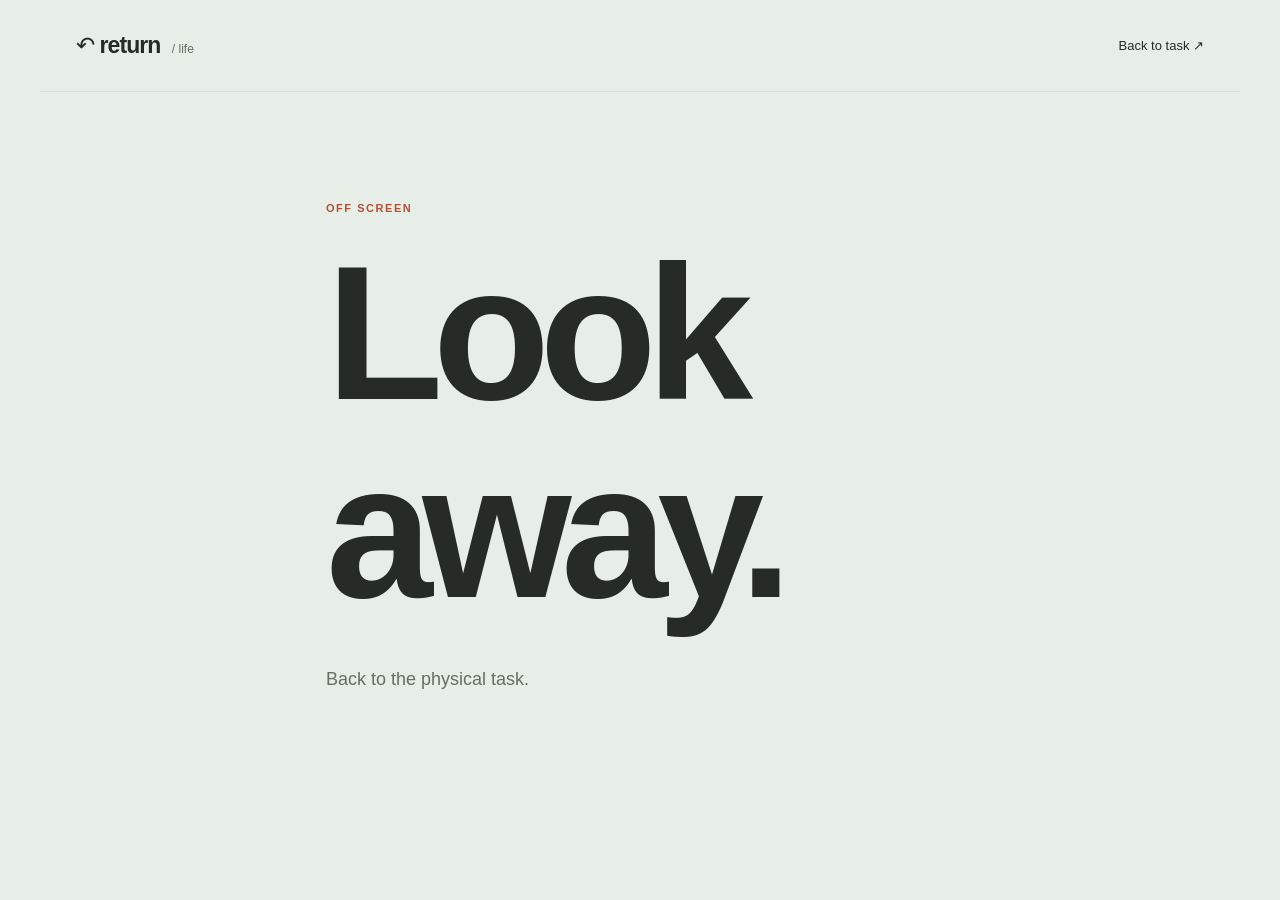
<file: stoplook.html>
<!doctype html>
<html lang="en"><head><meta charset="utf-8"><meta name="viewport" content="width=device-width,initial-scale=1"><meta name="theme-color" content="#e7eee7"><title>Look away · Life</title><link rel="icon" href="assets/sprout.svg"><link rel="stylesheet" href="secondary.css"></head>
<body class="look-away"><header class="site-head"><a href="./" class="wordmark">↶ <strong>return</strong><span> / life</span></a><a class="back-link" href="./">Back to task ↗</a></header><main><p class="eyebrow">OFF SCREEN</p><h1>Look<br>away.</h1><p>Back to the physical task.</p></main></body></html>
</file>
<file: return.css>
:root{color-scheme:light;--page:#f6f3ec;--surface:#fffefa;--ink:#262b28;--muted:#737973;--line:#dcded5;--focus:#b64f36;--focus-dark:#963c29;--sage:#e7eee7;--sage-ink:#344b3e;--shadow:0 20px 70px rgba(44,47,39,.055);font-family:ui-sans-serif,system-ui,-apple-system,BlinkMacSystemFont,"Segoe UI",sans-serif;color:var(--ink);background:var(--page);font-synthesis:none;text-rendering:optimizeLegibility;-webkit-font-smoothing:antialiased}*{box-sizing:border-box}html{min-width:0;min-height:100%;background:var(--page)}body{margin:0;min-width:0;min-height:100vh}button,input{font:inherit}button,a{-webkit-tap-highlight-color:transparent}button{color:inherit}.skip{position:fixed;z-index:5;top:12px;left:12px;padding:10px 14px;border-radius:8px;background:var(--ink);color:#fff;transform:translateY(-150%)}.skip:focus{transform:none}main{width:min(780px,calc(100% - 40px));margin:0 auto}.topbar{height:72px;display:flex;align-items:center;justify-content:space-between;border-bottom:1px solid rgba(38,43,40,.1)}.brand{display:flex;align-items:center;gap:10px;color:var(--ink);font-weight:720;text-decoration:none;letter-spacing:-.03em}.brand-mark{width:26px;height:26px;border-radius:50%;display:grid;place-items:center;background:var(--ink);color:#fff;font-size:14px}.brand-divider{height:16px;width:1px;background:var(--line);margin:0 1px}.brand-section{font-size:13px;color:var(--muted);font-weight:560}.tools-link{border:0;background:transparent;color:var(--muted);font-size:13px;padding:10px;cursor:pointer}.tools-link:hover{color:var(--ink)}#app{padding:clamp(38px,7vh,68px) 0 20px;min-height:calc(100vh - 72px);display:flex;flex-direction:column}.view{width:100%;max-width:680px;margin:0 auto;flex:1}.view[hidden]{display:none}.eyebrow{margin:0 0 18px;font-size:11px;font-weight:760;letter-spacing:.13em;color:var(--muted)}h1{font-size:clamp(44px,8vw,72px);line-height:.99;letter-spacing:-.065em;font-weight:630;margin:0;overflow-wrap:anywhere}h2{font-size:clamp(28px,5vw,38px);line-height:1.04;letter-spacing:-.05em;font-weight:630;margin:0}.intro-copy{font-size:17px;line-height:1.55;color:var(--muted);max-width:510px;margin:19px 0 28px}.setup-card{background:var(--surface);border:1px solid var(--line);border-radius:18px;padding:clamp(20px,4vw,30px);box-shadow:var(--shadow);display:grid;gap:10px}.setup-card>label,.setup-card .duration-grid label,#pause-form>label,.optional-line{font-size:13px;font-weight:650}.setup-card>input,.duration-grid input,#pause-draft,.optional-line input{width:100%;height:48px;border:1px solid #cdd0c7;border-radius:9px;background:#fffefa;color:var(--ink);padding:0 13px;outline:none;font-size:15px}.setup-card>input:focus,.duration-grid input:focus,#pause-draft:focus,.optional-line input:focus{border-color:var(--focus);box-shadow:0 0 0 3px rgba(182,79,54,.13)}input::placeholder{color:#989d97}.duration-grid{display:grid;grid-template-columns:1fr 1fr;gap:12px;margin:8px 0 6px}.duration-grid label{display:grid;grid-template-columns:auto 1fr;align-items:baseline;column-gap:5px}.duration-grid label span{font-weight:450;color:var(--muted);font-size:12px}.duration-grid input{grid-column:1/-1;margin-top:7px}.button{min-height:49px;padding:0 20px;border-radius:999px;border:1px solid transparent;font-size:14px;font-weight:680;cursor:pointer;transition:background-color .14s ease,border-color .14s ease,transform .14s ease}.button:active{transform:scale(.985)}.primary{background:var(--focus);color:#fff}.primary:hover{background:var(--focus-dark)}.setup-card>.primary{width:100%;margin-top:4px}.sequence{margin:6px 0 0;text-align:center;color:var(--muted);font-size:11px;letter-spacing:.025em}.sequence span{color:var(--focus);padding:0 5px}.task-view,.recovery-view,.paused-view,.complete-view,.ready-view{padding-top:clamp(15px,3vh,26px)}.task-topline{display:flex;align-items:center;justify-content:space-between;margin-bottom:26px}.task-topline .eyebrow{margin:0}.then-label{font-size:12px;color:var(--muted)}.task-view h1{font-size:clamp(36px,6vw,55px);line-height:1.04;letter-spacing:-.05em;max-width:100%}.finish-line{border-left:2px solid var(--line);padding:3px 0 3px 15px;margin:21px 0 18px;max-width:620px}.finish-line span{font-size:10px;font-weight:760;letter-spacing:.12em;color:var(--muted)}.finish-line p{font-size:15px;line-height:1.45;margin:4px 0 0;overflow-wrap:anywhere}.countdown{font-size:clamp(82px,17vw,150px);line-height:.95;font-weight:540;letter-spacing:-.075em;font-variant-numeric:tabular-nums lining-nums;color:var(--focus);margin:22px 0 18px;white-space:nowrap}.task-view progress{width:100%;height:3px;display:block;appearance:none;border:0;background:#e5e3da}.task-view progress::-webkit-progress-bar{background:#e5e3da}.task-view progress::-webkit-progress-value{background:var(--focus)}.task-view progress::-moz-progress-bar{background:var(--focus)}.away-note{font-size:13px;line-height:1.45;color:var(--muted);padding:11px 13px;border-radius:10px;background:#eeece4;margin:17px 0 0}.actions{display:flex;align-items:center;gap:10px;flex-wrap:wrap;margin-top:22px}.focus-actions{margin-top:24px}.text-button,.quiet-button{background:transparent;color:var(--muted);border-color:transparent;padding-left:10px;padding-right:10px}.text-button:hover,.quiet-button:hover{color:var(--ink);background:rgba(38,43,40,.045)}.recovery-view .context-line,.paused-view .context-line,.complete-view .context-line{margin-top:17px}.context-line{font-size:15px;line-height:1.5;color:var(--muted);overflow-wrap:anywhere}.reason-grid{display:grid;grid-template-columns:1fr 1fr;gap:10px;margin-top:24px}.reason-grid button{min-height:53px;border:1px solid var(--line);border-radius:11px;padding:10px 13px;text-align:left;background:var(--surface);font-size:14px;font-weight:580;cursor:pointer}.reason-grid button:hover{border-color:#b8bcb3}.reason-grid button[aria-pressed=true]{color:var(--focus-dark);border-color:var(--focus);background:#fbefeb}.recovery-cue{font-size:16px;line-height:1.5;font-weight:570;margin:20px 0 0;padding:15px 17px;border-left:2px solid var(--focus);background:rgba(255,254,250,.75);border-radius:0 9px 9px 0}.optional-line{display:block;margin-top:15px;color:var(--muted)}.optional-line input{display:block;margin-top:7px;font-weight:400}.button:disabled{opacity:.45;cursor:not-allowed}#pause-form{display:grid;gap:10px;margin-top:22px}#pause-form>label{display:block}.optional-word{font-weight:450;color:var(--muted)}#pause-draft{margin-top:7px}.resume-paused{margin-top:12px}.complete-view .large-copy{font-size:24px;color:var(--muted);margin:13px 0 0}.complete-view .context-line{margin:18px 0 0;padding:15px 17px;background:rgba(255,254,250,.7);border-radius:10px}.rest-view{margin:-68px calc((780px - min(100vw - 40px,780px))/2) 0;max-width:none;width:100vw;padding:clamp(70px,15vh,150px) max(20px,calc((100vw - 680px)/2));background:var(--sage);color:var(--sage-ink);min-height:calc(100vh - 72px);text-align:center;display:flex;flex-direction:column;justify-content:center;align-items:center}.rest-view .eyebrow{color:#627467}.rest-view h1{font-size:clamp(40px,7vw,66px)}.rest-view .countdown{color:var(--sage-ink);font-size:clamp(78px,15vw,132px);margin:31px 0 16px}.rest-copy{color:#66756b;font-size:14px}.ready-view .ready-task{font-size:17px;line-height:1.5;margin:20px 0;color:var(--muted);overflow-wrap:anywhere}.ready-view>.primary{margin-top:6px}.storage-warning{margin:10px auto 0;padding:11px 13px;border:1px solid #d99c88;border-radius:9px;background:#faeae4;color:#713623;font-size:12px;line-height:1.45;max-width:680px}.storage-warning[hidden]{display:none}footer{width:100%;max-width:680px;margin:24px auto 0;padding-top:15px;border-top:1px solid rgba(38,43,40,.09);display:flex;justify-content:space-between;color:#8b9088;font-size:10px;letter-spacing:.025em}dialog{padding:0;border:1px solid var(--line);border-radius:17px;background:var(--page);color:var(--ink);width:min(500px,calc(100% - 28px));max-height:calc(100% - 28px);box-shadow:0 24px 90px rgba(0,0,0,.2)}dialog::backdrop{background:rgba(31,35,31,.4);backdrop-filter:blur(3px)}.dialog-card{position:relative;padding:clamp(22px,5vw,34px)}.dialog-card>.eyebrow{margin-bottom:13px}.dialog-card h2{max-width:360px}.dialog-card>p:not(.eyebrow){font-size:14px;line-height:1.55;color:var(--muted)}.dialog-close{position:absolute;top:13px;right:14px;border:0;background:transparent;font-size:27px;line-height:1;color:var(--muted);cursor:pointer}.dialog-finish{padding:12px;border-left:2px solid var(--line);background:rgba(255,254,250,.7);color:var(--ink)!important}.secondary{background:var(--surface);border-color:var(--line);color:var(--ink)}.secondary:hover{border-color:#b2b7ad}.tools-actions{margin:18px 0}.import-label{display:flex;align-items:center;justify-content:center;position:relative}.import-label input{position:absolute;width:1px;height:1px;opacity:0;overflow:hidden}.import-status{min-height:20px}.dialog-card details{padding-top:13px;border-top:1px solid var(--line);font-size:13px}.dialog-card summary{cursor:pointer;font-weight:640}.dialog-card details p{line-height:1.7}.dialog-card a{color:var(--focus-dark)}.dialog-card form .actions{justify-content:flex-end}.dialog-card form.actions{margin-top:18px}@media(max-width:540px){main{width:calc(100% - 32px)}.topbar{height:62px}#app{min-height:calc(100vh - 62px);padding-top:34px}.setup-card{padding:20px 17px}.setup-view h1{font-size:clamp(43px,13vw,61px)}.task-topline{margin-bottom:23px}.countdown{font-size:clamp(70px,20vw,108px)}.actions{gap:5px}.actions .button{min-height:47px}.focus-actions{display:grid;grid-template-columns:1fr 1fr}.focus-actions #stuck-button{grid-column:1/-1}.focus-actions #pause-button{grid-column:1/-1}.reason-grid{grid-template-columns:1fr}.reason-grid button{min-height:48px}.rest-view{margin-top:-34px;min-height:calc(100vh - 62px);padding:50px 16px}.rest-view .countdown{font-size:clamp(68px,19vw,105px)}.dialog-card .actions{align-items:stretch}.dialog-card form .actions{flex-direction:column-reverse}.dialog-card form .actions .button{width:100%}footer{margin-top:18px;font-size:9px}}@media(prefers-reduced-motion:reduce){*,*::before,*::after{scroll-behavior:auto!important;transition:none!important;animation:none!important}}
.frozen-time{margin-top:11px;color:var(--focus);font-size:clamp(30px,6vw,44px);line-height:1;font-variant-numeric:tabular-nums;letter-spacing:-.05em}
@media(max-width:540px){.countdown{font-size:clamp(60px,17vw,90px)}}
.rest-view{margin-left:calc(50% - 50vw);margin-right:calc(50% - 50vw)}
[hidden]{display:none!important}
.next-step-note{margin:-7px 0 16px;color:var(--muted);font-size:14px;line-height:1.45;overflow-wrap:anywhere}
body{min-width:0}body.is-rest{background:var(--sage);color:var(--sage-ink)}.rest-view{width:100%;margin-left:0;margin-right:0;padding-left:0;padding-right:0}
</file>
<file: life.css>
:root{--ivory:#f7f8f2;--paper:#fff;--olive:#31543a;--olive-2:#527b3d;--muted:#718076;--coral:#e97560;--line:#dfe6da;--cream:#f2e6cb;--shadow:0 12px 32px #29433212}*{box-sizing:border-box}html{scroll-behavior:smooth}body{margin:0;background:var(--ivory);color:var(--olive);font:15px/1.5 -apple-system,BlinkMacSystemFont,"Segoe UI",sans-serif}.shell{display:flex;min-height:100vh}.sidebar{width:205px;flex:0 0 205px;padding:32px 24px;display:flex;flex-direction:column;border-right:1px solid var(--line);background:#f3f5ed}.brand{font-size:26px;font-weight:750;letter-spacing:-.06em;color:var(--olive);text-decoration:none;display:flex;align-items:center;gap:8px}.brand-icon{display:grid;place-items:center;width:26px;height:26px;border-radius:50%;background:var(--olive);color:var(--ivory);font-size:17px}.sidebar nav{display:grid;gap:7px;margin-top:72px}.nav-item{border:0;background:none;border-radius:10px;color:var(--muted);cursor:pointer;font:inherit;padding:10px 12px;text-align:left;text-decoration:none}.nav-item:hover,.nav-item:focus-visible,.nav-item.selected{color:var(--olive);background:#e5eddf;font-weight:650}.sidebar-bottom{margin-top:auto;color:#8a988b;font-size:12px;line-height:1.7}main{width:min(1060px,100%);padding:32px 45px 28px;margin:0 auto}.topline{display:flex;justify-content:space-between;align-items:center;color:var(--muted);font-size:12px;letter-spacing:.04em;text-transform:uppercase}.week-pill{border:1px solid var(--line);border-radius:999px;padding:5px 11px;text-transform:none;letter-spacing:0}.hero{min-height:287px;display:grid;grid-template-columns:1fr 420px;align-items:center;gap:35px;padding:26px 0 20px}.hero img{width:100%;height:auto}.eyebrow{color:var(--coral);font-size:11px;font-weight:750;letter-spacing:.13em;margin:0 0 10px}.hero h1{font-size:70px;line-height:.93;letter-spacing:-.07em;margin:0 0 20px}.hero-copy{color:var(--muted);font-size:17px;line-height:1.45;margin:0 0 18px}.hero-link{color:var(--olive);font-weight:700;text-decoration:none;border-bottom:2px solid #a5bb9b;padding-bottom:3px}.section-line{display:flex;align-items:baseline;justify-content:space-between;border-bottom:1px solid var(--line);padding-bottom:11px}.section-line h2{font-size:18px;letter-spacing:-.02em;margin:0}.section-line span{color:var(--muted);font-size:12px}.day-tabs{display:grid;grid-template-columns:repeat(3,1fr);gap:10px;margin:17px 0}.day-tabs button{display:flex;align-items:center;gap:11px;border:1px solid var(--line);border-radius:15px;background:transparent;color:var(--olive);cursor:pointer;text-align:left;padding:13px 14px;font:inherit;transition:.18s ease}.day-tabs button:hover,.day-tabs button:focus-visible,.day-tabs button[aria-pressed=true]{background:var(--paper);border-color:#b9ccb2;box-shadow:var(--shadow);transform:translateY(-1px)}.step-number{display:grid;place-items:center;width:27px;height:27px;border-radius:50%;background:#e5eddf;font-weight:750}.day-tabs small{display:block;color:var(--muted);font-size:11px;margin-top:1px}.day-tabs button>span:nth-child(2){font-weight:700;flex:1}.day-tabs button>span:last-child:not(.step-number){color:var(--olive-2);font-size:17px}.workspace{background:var(--paper);border:1px solid #e6ebe3;border-radius:22px;box-shadow:var(--shadow);padding:27px 30px;min-height:250px}.card-heading{display:flex;justify-content:space-between;align-items:flex-start}.card-heading h2,.routine-header h2,#active-panel h2,#recovery-panel h2,#reflection-form h2,#celebration h2{font-size:25px;letter-spacing:-.045em;margin:0 0 17px}.little-leaf{color:var(--coral);font-size:25px}.task-input{width:100%;border:0;border-bottom:2px solid var(--line);padding:9px 0 12px;font-size:18px;color:var(--olive);outline:none;background:transparent}.task-input:focus{border-color:var(--coral)}input,select{font:inherit;color:var(--olive);background:var(--ivory);border:1px solid var(--line);border-radius:9px;padding:9px 10px;outline:none}input:focus,select:focus,button:focus-visible,a:focus-visible,summary:focus-visible{outline:3px solid #f2ae9f;outline-offset:2px}.form-row{display:grid;grid-template-columns:repeat(3,1fr);gap:12px;margin:21px 0}.form-row label,.optional label,#reflection-form label,#routine-view label,#recovery-panel label{display:grid;gap:6px;color:var(--muted);font-size:12px;font-weight:650}.optional{border-top:1px solid var(--line);padding-top:14px;color:var(--muted)}summary{cursor:pointer;font-weight:650;color:var(--olive)}.optional label{margin-top:13px}.optional p{font-size:12px}.card-footer{display:flex;justify-content:space-between;align-items:center;gap:18px;border-top:1px solid var(--line);margin-top:20px;padding-top:16px;color:var(--muted);font-size:12px}.primary,.secondary,.text-button{border:0;border-radius:10px;cursor:pointer;font:inherit;font-weight:700;padding:10px 15px}.primary{background:var(--olive);color:white}.primary:hover{background:#24442d}.secondary{background:#e8efe3;color:var(--olive)}.text-button{background:none;color:var(--olive);padding-left:0}.button-row{display:flex;gap:9px;align-items:center;flex-wrap:wrap}.time-display{font-size:56px;font-variant-numeric:tabular-nums;letter-spacing:-.07em;margin:10px 0;color:var(--olive)}progress{display:block;width:100%;height:8px;accent-color:var(--coral)}#timer-note,#active-detail,#recovery-cue,#session-summary{color:var(--muted)}.reasons{display:grid;grid-template-columns:repeat(4,1fr);gap:8px;margin:16px 0}.reasons button{background:var(--ivory);border:1px solid var(--line);border-radius:9px;padding:10px 6px;color:var(--olive);cursor:pointer}.reasons button:hover,.reasons button:focus-visible,.reasons button[aria-pressed=true]{border-color:var(--coral);background:#fff1ed}.routine-header{display:flex;justify-content:space-between;gap:20px}.routine-header img{width:160px;height:120px;object-fit:contain}.routine-header p{color:var(--muted)}#routine-steps{display:grid;gap:8px;margin:14px 0}.routine-step{display:flex;gap:10px;align-items:center;background:var(--ivory);border-radius:10px;padding:10px}.routine-step input{accent-color:var(--olive)}#routine-note-label{margin:17px 0}.week-card{display:flex;justify-content:space-between;gap:30px;align-items:center;padding:25px 4px 18px}.week-card h2{margin:0;font-size:24px;letter-spacing:-.04em}.week-card p{color:var(--muted);margin:5px 0 0;font-size:13px}.week-trail{display:flex;gap:9px}.week-day{display:grid;place-items:center;gap:3px;color:var(--muted);font-size:10px}.week-day span{display:grid;place-items:center;width:30px;height:30px;border:1px solid var(--line);border-radius:50%;font-size:12px}.week-day.done span{background:var(--olive);border-color:var(--olive);color:#fff}.week-day.today span{border-color:var(--coral);color:var(--coral)}footer{display:flex;justify-content:space-between;color:#8b988c;font-size:11px;padding-top:5px}footer span{color:#a4aea5}.notice{position:fixed;right:20px;bottom:20px;background:var(--olive);color:#fff;border-radius:10px;padding:11px 15px;box-shadow:var(--shadow)}dialog{border:0;border-radius:18px;background:var(--paper);color:var(--olive);box-shadow:0 20px 80px #203c2d35;width:min(480px,calc(100% - 30px));padding:25px}dialog::backdrop{background:#203c2d40}.dialog-head{display:flex;justify-content:space-between;align-items:center}.dialog-head h2{margin:0 0 15px;letter-spacing:-.04em}.dialog-head button{background:none;border:0;color:var(--muted);font-size:17px;cursor:pointer}.stats{display:grid;grid-template-columns:repeat(3,1fr);gap:8px}.stat{background:var(--ivory);border-radius:10px;padding:12px}.stat strong{display:block;font-size:24px}.stat span{font-size:11px;color:var(--muted)}dialog h3{font-size:14px;margin-top:22px}#history{display:grid;gap:8px;max-height:260px;overflow:auto}.history-item{border-bottom:1px solid var(--line);padding:8px 0}.history-item small{display:block;color:var(--muted)}.import-label{display:inline-flex;align-items:center;cursor:pointer}.import-label input{display:none}.muted{color:var(--muted);font-weight:400}.sr-only{position:absolute;width:1px;height:1px;padding:0;margin:-1px;overflow:hidden;clip:rect(0,0,0,0);white-space:nowrap;border:0}[hidden]{display:none!important}.skip{position:absolute;left:10px;top:10px;transform:translateY(-150%);background:var(--olive);color:#fff;padding:8px;border-radius:7px}.skip:focus{transform:none}@media(prefers-reduced-motion:reduce){*,*::before,*::after{scroll-behavior:auto!important;transition:none!important;animation:none!important}}@media(max-width:700px){.shell{display:block}.sidebar{width:100%;height:auto;padding:12px 16px;display:flex;flex-direction:row;align-items:center;justify-content:space-between;border-right:0;border-bottom:1px solid var(--line)}.brand{font-size:23px}.sidebar nav{display:flex;gap:2px;margin:0}.nav-item{font-size:12px;padding:7px 8px}.sidebar-bottom{display:none}main{padding:22px 16px}.topline{font-size:10px}.hero{grid-template-columns:1fr 130px;min-height:190px;gap:4px;padding:18px 0}.hero img{width:130px}.hero h1{font-size:44px}.hero-copy{font-size:14px}.section-line span{display:none}.day-tabs{gap:6px}.day-tabs button{padding:10px 7px;gap:5px;display:block}.day-tabs button .step-number{display:inline-grid;margin-right:4px}.day-tabs small{font-size:10px;margin-top:5px}.workspace{padding:21px 18px;border-radius:17px}.form-row{grid-template-columns:repeat(3,1fr);gap:6px}.form-row label{font-size:11px}.form-row select{font-size:12px;padding:8px 3px}.card-footer{display:block}.card-footer .primary{margin-top:12px}.week-card{display:block}.week-trail{justify-content:space-between;margin-top:18px}.week-day span{width:28px;height:28px}footer{display:block;line-height:1.7}.reasons{grid-template-columns:repeat(2,1fr)}.routine-header img{width:105px;height:auto}.routine-header h2{font-size:22px}}
:root{--muted:#5f7063}
.day-dot{text-align:center;font-size:10px;color:var(--muted)}.day-dot span{display:grid;place-items:center;width:34px;height:34px;border-radius:50%;background:#e8eee1;margin-bottom:7px;border:1px solid transparent;font-size:13px}.day-dot.done span{background:var(--olive);color:white}.day-dot.today span{border:2px solid #718452}.day-dot.future span{background:transparent;border:1px dashed #b8c5ae}
.stats>div{background:var(--ivory);border-radius:10px;padding:12px;font-size:11px}.stats strong{display:block;font-size:26px}
.import-label{position:relative;overflow:hidden}.import-label input{display:block;position:absolute;inset:0;width:100%;height:100%;opacity:0;cursor:pointer}.import-label:focus-within{outline:3px solid #a56645;outline-offset:3px}
input,select,button{min-height:44px}input:not([type=checkbox]){width:100%;min-width:0}select{min-width:0;max-width:100%}.routine-step input{width:20px;min-height:20px;height:20px;margin:0}#routine-view label.routine-step{display:flex}
#active-panel,#celebration{text-align:center}.time-display{font-size:76px;font-variant-numeric:tabular-nums;letter-spacing:-3px;margin:24px 0 12px}#active-panel .button-row{justify-content:center}progress{height:7px;width:min(340px,100%);accent-color:var(--olive);border:0}#reflection-form label{margin:18px 0}.success-mark{display:grid;place-items:center;width:64px;height:64px;background:#e5eddf;border-radius:50%;font-size:28px;margin:10px auto 20px}.history-item{overflow-wrap:anywhere}.history-item p{font-size:12px;color:var(--muted)}dialog{max-height:85vh}dialog p{font-size:13px;line-height:1.6}dialog details{margin-top:18px}#active-task{overflow-wrap:anywhere}.notice{max-width:calc(100vw - 40px);z-index:20}
@media(min-width:701px) and (max-width:1100px){.hero{grid-template-columns:minmax(0,1fr) 40%;gap:12px}.hero h1{font-size:56px}main{padding:30px}.day-tabs button{padding:12px 8px}.day-tabs small{font-size:10px}}
@media(max-width:700px){.day-tabs button{display:flex;justify-content:center;min-height:54px}.day-tabs .step-number,.day-tabs small{display:none!important}.day-tabs button>span:nth-child(2){font-size:13px}.hero .eyebrow{font-size:9px}.hero-copy{font-size:13px}.hero{padding:18px 0 24px}.card-heading h2{font-size:22px}.card-footer{display:flex;font-size:10px;gap:12px}.card-footer>span{max-width:140px}.card-footer .primary{margin:0;white-space:nowrap;font-size:12px}.week-trail{gap:6px}.day-dot span{width:32px;height:32px}.little-leaf{display:none}.routine-header img{width:86px}.nav-item{min-height:44px}}
:root{--coral:#b64d39}footer,footer span,.sidebar-bottom{color:#627060}.week-pill{color:#566450}input,select{border-color:#b0bca8}input::placeholder{color:#697365}button:focus-visible,a:focus-visible,summary:focus-visible,input:focus,select:focus{outline-color:#97613e}.day-tabs button[aria-pressed=true]{border-color:#7d976b;background:#edf3e7}
</file>
<file: secondary.css>
:root{--paper:#f6f3ec;--ink:#262b28;--muted:#666d64;--line:#dcded4;--accent:#b64f36}*{box-sizing:border-box}body{margin:0;background:var(--paper);color:var(--ink);font:15px/1.5 -apple-system,BlinkMacSystemFont,"Segoe UI",sans-serif}[hidden]{display:none!important}a{color:inherit}button,input{font:inherit;color:inherit}button,a,input{touch-action:manipulation}button:focus-visible,a:focus-visible,input:focus-visible{outline:3px solid var(--accent);outline-offset:4px}.site-head{max-width:1200px;margin:auto;padding:28px 36px;display:flex;justify-content:space-between;align-items:center;border-bottom:1px solid var(--line)}.wordmark{text-decoration:none;font-size:23px;letter-spacing:-.04em}.wordmark span{font-size:12px;color:var(--muted);letter-spacing:0;margin-left:8px}.back-link{text-decoration:none;font-size:13px}main{max-width:1128px;margin:64px auto;padding:0 36px}.eyebrow{font-size:11px;font-weight:700;letter-spacing:.14em;color:var(--accent);margin-bottom:18px}h1{font-size:clamp(38px,5vw,64px);font-weight:600;letter-spacing:-.055em;line-height:1.03;margin:0 0 38px}.controls{display:flex;gap:12px;align-items:center;border-bottom:1px solid var(--line);padding-bottom:24px;position:relative}input[type=search]{border:1px solid var(--line);border-radius:8px;background:#fcfbf6;padding:13px 16px;flex:1;min-width:0}.controls button{border:0;background:none;cursor:pointer;font-size:24px}.controls span{white-space:nowrap;color:var(--muted);font-size:12px}.filters{display:flex;gap:8px;margin:20px 0 40px}.filters button{padding:8px 16px;background:transparent;border:1px solid var(--line);border-radius:20px;cursor:pointer;font-size:13px}.filters button[aria-pressed=true]{background:var(--ink);color:var(--paper);border-color:var(--ink)}.section{margin:0 0 42px}.section h2{font-size:16px;letter-spacing:-.015em;margin:0 0 14px}.bookmark-grid{display:grid;grid-template-columns:repeat(3,1fr);gap:12px}.tool-wrap{position:relative;border:1px solid var(--line);border-radius:12px;background:#fcfbf6}.bookmark{display:block;min-height:174px;padding:22px;color:var(--ink);text-decoration:none;overflow-wrap:anywhere}.tool-wrap:hover{border-color:#969b8b}.bookmark-top{display:flex;align-items:center;justify-content:space-between;padding-right:30px;color:var(--muted)}.logo-box{font-family:Georgia,serif;font-size:24px;color:var(--accent);line-height:1}.bookmark h3{margin:16px 0 7px;font-size:15px;letter-spacing:-.02em}.bookmark p{color:var(--muted);font-size:12px;line-height:1.55;margin:0}.favorite{position:absolute;right:12px;top:15px;border:0;background:transparent;font-size:20px;color:var(--muted);cursor:pointer;padding:4px 8px}.favorite[aria-pressed=true]{color:var(--accent)}footer{padding:24px 0;color:var(--muted);font-size:12px;border-top:1px solid var(--line)}.sr-only{position:absolute;width:1px;height:1px;overflow:hidden;clip:rect(0,0,0,0)}.skip{position:absolute;top:-60px;left:20px}.skip:focus{top:15px;background:var(--paper);padding:10px;z-index:2}.look-away{background:#e7eee7;min-height:100vh}.look-away main{max-width:700px;margin:12vh auto}.look-away h1{font-size:clamp(100px,15vw,200px);margin-bottom:36px}.look-away main>p:last-child{color:var(--muted);font-size:18px}@media(max-width:800px){.bookmark-grid{grid-template-columns:repeat(2,1fr)}.site-head{padding:24px}.wordmark span{display:none}main{margin:42px auto;padding:0 24px}}@media(max-width:480px){.bookmark-grid{grid-template-columns:1fr}.controls{flex-wrap:wrap}.controls span{width:100%}.bookmark{min-height:145px}.site-head{padding:20px}.wordmark{font-size:21px}main{padding:0 20px}}
</file>
<file: life-premium.css>
/*
 * MasterClock Tech — spatial presentation system
 * One visual language for Routine, Menu, Return, and Private Access.
 */

:root {
  --life-ink: #111114;
  --life-muted: #65656c;
  --life-paper: #f3f5f7;
  --life-paper-rgb: 243, 245, 247;
  --life-white: #fff;
  --life-blue: #1788ff;
  --life-violet: #755cff;
  --life-cyan: #5edcff;
  --life-line: rgba(18, 22, 31, .1);
  --life-line-bright: rgba(255, 255, 255, .76);
  --life-glass: rgba(255, 255, 255, .66);
  --life-glass-strong: rgba(255, 255, 255, .82);
  --life-shadow-small: 0 1px 1px rgba(13, 20, 31, .03), 0 15px 40px rgba(40, 55, 80, .08);
  --life-shadow-large: 0 2px 3px rgba(13, 20, 31, .04), 0 42px 110px rgba(30, 42, 68, .16);
  --life-ease: cubic-bezier(.22, 1, .36, 1);
  --life-cinematic: cubic-bezier(.76, 0, .24, 1);
  --life-story-progress: 0;
  --life-page-progress: 0;
  --life-light-x: 70%;
  --life-light-y: 12%;
}

html[data-life-page] {
  min-width: 320px;
  overflow-x: clip;
  scroll-padding-top: 90px;
  background: var(--life-paper);
}

html[data-life-page] body {
  position: relative;
  isolation: isolate;
  min-width: 320px;
  overflow-x: clip;
  background:
    radial-gradient(circle at var(--life-light-x) var(--life-light-y), rgba(121, 190, 255, .2), transparent 31rem),
    radial-gradient(circle at 7% 44%, rgba(137, 107, 255, .11), transparent 37rem),
    linear-gradient(180deg, #fafbfc 0%, #f3f5f7 35%, #eceff3 100%);
  color: var(--life-ink);
  font-family: -apple-system, BlinkMacSystemFont, "SF Pro Display", "SF Pro Text", "Helvetica Neue", Arial, sans-serif;
  -webkit-font-smoothing: antialiased;
  text-rendering: optimizeLegibility;
}

html[data-life-page] body::before {
  position: fixed;
  z-index: -5;
  inset: 0;
  content: "";
  pointer-events: none;
  opacity: .12;
  background-image: url("data:image/svg+xml,%3Csvg viewBox='0 0 180 180' xmlns='http://www.w3.org/2000/svg'%3E%3Cfilter id='n'%3E%3CfeTurbulence type='fractalNoise' baseFrequency='.88' numOctaves='3' stitchTiles='stitch'/%3E%3C/filter%3E%3Crect width='100%25' height='100%25' filter='url(%23n)' opacity='.22'/%3E%3C/svg%3E");
  mix-blend-mode: soft-light;
}

html[data-life-page] ::selection {
  background: rgba(23, 136, 255, .2);
  color: inherit;
}

html[data-life-page] :focus-visible {
  outline: 3px solid rgba(23, 136, 255, .34);
  outline-offset: 3px;
}

html[data-life-page] h1,
html[data-life-page] h2,
html[data-life-page] h3 {
  text-wrap: balance;
}

html[data-life-page] p {
  text-wrap: pretty;
}

html[data-life-page] a,
html[data-life-page] button {
  touch-action: manipulation;
  -webkit-tap-highlight-color: transparent;
}

html[data-life-page]::-webkit-scrollbar { width: 10px; }
html[data-life-page]::-webkit-scrollbar-track { background: transparent; }
html[data-life-page]::-webkit-scrollbar-thumb {
  border: 3px solid transparent;
  border-radius: 99px;
  background: rgba(25, 30, 42, .24);
  background-clip: padding-box;
}

.life-scroll-progress {
  position: fixed;
  z-index: 300;
  top: 0;
  left: 0;
  width: 100%;
  height: 3px;
  pointer-events: none;
  transform: scaleX(var(--life-progress, 0));
  transform-origin: left center;
  background: linear-gradient(90deg, var(--life-blue), var(--life-violet) 58%, var(--life-cyan));
  box-shadow: 0 0 16px rgba(63, 128, 255, .46);
}

/* Product stage and static fallback */
.life-product-stage {
  position: fixed;
  z-index: 0;
  top: 0;
  right: auto;
  left: 0;
  width: 100vw;
  height: 100svh;
  overflow: hidden;
  pointer-events: none;
  opacity: 0;
  transform: translate3d(6%, 0, 0) scale(.96);
  transition: opacity .55s ease, transform 1s var(--life-ease);
  contain: layout paint style size;
}

html.is-life-scene-visible .life-product-stage {
  opacity: .96;
  transform: translate3d(0, 0, 0) scale(1);
}

.life-product-stage::before,
.life-product-stage::after {
  position: absolute;
  content: "";
  border-radius: 50%;
  pointer-events: none;
}

.life-product-stage::before {
  inset: 18% 4% 13% 12%;
  background: radial-gradient(circle, rgba(78, 159, 255, .18), rgba(111, 78, 255, .08) 42%, transparent 70%);
  filter: blur(38px);
}

.life-product-stage::after {
  right: 12%;
  bottom: 10%;
  width: 58%;
  height: 8%;
  background: rgba(30, 45, 72, .18);
  filter: blur(28px);
  transform: perspective(600px) rotateX(70deg);
}

.life-product-canvas {
  position: absolute;
  z-index: 2;
  inset: 0;
  width: 100%;
  height: 100%;
  display: block;
  pointer-events: none;
}

.life-static-timepiece {
  position: absolute;
  z-index: 1;
  top: 50%;
  left: 72%;
  width: min(56vh, 43vw);
  aspect-ratio: 1;
  border: clamp(16px, 2.2vw, 32px) solid rgba(189, 205, 220, .92);
  border-radius: 50%;
  background:
    radial-gradient(circle at 50% 50%, rgba(105, 202, 255, .82) 0 8%, transparent 8.5%),
    repeating-conic-gradient(from -4deg, rgba(31, 42, 56, .82) 0 1.2deg, transparent 1.2deg 18deg),
    radial-gradient(circle, rgba(255, 255, 255, .72), rgba(197, 215, 230, .42) 57%, rgba(255, 255, 255, .82));
  box-shadow:
    inset 0 0 0 2px rgba(255, 255, 255, .9),
    inset -28px -32px 60px rgba(70, 91, 130, .2),
    inset 24px 20px 50px rgba(255, 255, 255, .82),
    0 40px 90px rgba(42, 58, 89, .22);
  transform: translate(-50%, -50%) perspective(900px) rotateX(12deg) rotateY(-18deg) rotateZ(-7deg);
}

.life-static-timepiece::before,
.life-static-timepiece::after {
  position: absolute;
  top: 50%;
  left: 50%;
  content: "";
  transform-origin: 50% 100%;
}

.life-static-timepiece::before {
  width: 4px;
  height: 31%;
  border-radius: 99px;
  background: #20242b;
  transform: translate(-50%, -100%) rotate(36deg);
}

.life-static-timepiece::after {
  width: 6px;
  height: 22%;
  border-radius: 99px;
  background: linear-gradient(#4bc8ff, #725cff);
  transform: translate(-50%, -100%) rotate(118deg);
}

html.has-life-webgl .life-static-timepiece { opacity: 0; }
html.no-life-webgl .life-product-canvas { display: none; }

/* Shared premium navigation */
html[data-life-page]:not([data-life-page="security"]) .site-nav,
html[data-life-page]:not([data-life-page="security"]) .topbar {
  top: 12px;
  z-index: 200;
  width: min(calc(100% - 32px), 1200px);
  min-height: 58px;
  height: 58px;
  margin-inline: auto;
  padding: 0 16px;
  border: 1px solid rgba(255, 255, 255, .72);
  border-radius: 21px;
  background: rgba(250, 251, 252, .64);
  box-shadow: 0 1px 0 rgba(20, 27, 40, .04), 0 13px 36px rgba(26, 37, 58, .075);
  -webkit-backdrop-filter: saturate(170%) blur(25px);
  backdrop-filter: saturate(170%) blur(25px);
  transition: width .55s var(--life-ease), background-color .3s ease, box-shadow .4s ease;
}

html[data-life-page]:not([data-life-page="security"]) .site-nav.is-scrolled,
html[data-life-page]:not([data-life-page="security"]) .topbar.is-scrolled {
  width: min(calc(100% - 48px), 1060px);
  background: rgba(250, 251, 252, .84);
  box-shadow: 0 1px 0 rgba(20, 27, 40, .04), 0 19px 58px rgba(26, 37, 58, .105);
}

html[data-life-page]:not([data-life-page="security"]) .nav-inner,
html[data-life-page]:not([data-life-page="security"]) .topbar-inner {
  width: 100%;
  max-width: none;
  height: 100%;
  margin: 0;
}

html[data-life-page] .brand-mark {
  position: relative;
  overflow: hidden;
  border-radius: 10px;
  background: linear-gradient(145deg, #30343b, #090a0d);
  color: #fff;
  box-shadow: inset 0 1px 1px rgba(255, 255, 255, .3), 0 7px 18px rgba(0, 0, 0, .18);
}

html[data-life-page] .brand-mark img {
  position: relative;
  z-index: 1;
  width: 100%;
  height: 100%;
  display: block;
}

html[data-life-page] .brand-name {
  white-space: nowrap;
  font-weight: 700;
  letter-spacing: -.025em;
}

html[data-life-page] .brand-mark::after {
  position: absolute;
  inset: 0;
  content: "";
  background: linear-gradient(130deg, rgba(255, 255, 255, .35), transparent 42%);
}

.life-nav-links {
  display: flex;
  align-items: center;
  gap: 2px;
}

.life-nav-links a,
html[data-life-page] .security-link,
html[data-life-page] .nav-link {
  min-height: 36px;
  display: inline-flex;
  align-items: center;
  padding: 0 12px;
  border-radius: 12px;
  color: #555961;
  font-size: 12px;
  font-weight: 640;
  letter-spacing: -.01em;
  text-decoration: none;
  transition: color .25s ease, background-color .25s ease, transform .35s var(--life-ease);
}

.life-nav-links a:hover,
.life-nav-links a[aria-current="page"],
html[data-life-page] .security-link:hover,
html[data-life-page] .security-link[aria-current="page"],
html[data-life-page] .nav-link:hover {
  background: rgba(19, 25, 35, .06);
  color: #101216;
  transform: translateY(-1px);
}

/* Scroll and card motion */
.life-reveal {
  opacity: 0;
  filter: blur(10px);
  transform: translate3d(0, 38px, 0) scale(.985);
  transition:
    opacity .82s var(--life-ease) var(--life-delay, 0ms),
    filter .82s var(--life-ease) var(--life-delay, 0ms),
    transform 1.05s var(--life-ease) var(--life-delay, 0ms);
}

.life-reveal.is-life-visible {
  opacity: 1;
  filter: none;
  transform: none;
}

.life-spatial-card {
  --life-card-rx: 0deg;
  --life-card-ry: 0deg;
  --life-card-light-x: 50%;
  --life-card-light-y: 0%;
  position: relative;
  transform:
    perspective(1500px)
    translate3d(0, calc(var(--life-step-offset, 0) * 12px), calc((var(--life-step-presence, 1) - 1) * 70px))
    rotateX(var(--life-card-rx))
    rotateY(var(--life-card-ry));
  transform-style: preserve-3d;
  transition: transform .7s var(--life-ease), border-color .35s ease, box-shadow .55s var(--life-ease);
}

.life-spatial-card::after {
  position: absolute;
  z-index: 4;
  inset: 0;
  border-radius: inherit;
  content: "";
  pointer-events: none;
  opacity: 0;
  background: radial-gradient(circle at var(--life-card-light-x) var(--life-card-light-y), rgba(255, 255, 255, .54), transparent 42%);
  transition: opacity .35s ease;
}

.life-spatial-card:hover::after,
.life-spatial-card.is-life-current::after { opacity: .72; }

.life-story-note {
  position: absolute;
  z-index: 5;
  left: clamp(24px, 7vw, 110px);
  width: min(420px, calc(100% - 48px));
  padding: 18px 20px;
  border: 1px solid rgba(255, 255, 255, .7);
  border-radius: 20px;
  background: rgba(255, 255, 255, .64);
  box-shadow: var(--life-shadow-small);
  color: #4e535c;
  font-size: 14px;
  line-height: 1.55;
  -webkit-backdrop-filter: blur(22px);
  backdrop-filter: blur(22px);
}

.life-story-note strong {
  display: block;
  margin-bottom: 5px;
  color: #14171d;
  font-size: 18px;
  letter-spacing: -.025em;
}

.life-story-note[data-life-story-note="1"] { top: 104svh; }
.life-story-note[data-life-story-note="2"] { top: 158svh; }
.life-story-note[data-life-story-note="3"] { top: 212svh; }

.life-legal {
  position: relative;
  z-index: 3;
  width: min(calc(100% - 48px), 1180px);
  margin: 18px auto 0;
  padding: 24px 0 max(28px, env(safe-area-inset-bottom));
  display: flex;
  justify-content: space-between;
  gap: 20px;
  border-top: 1px solid rgba(19, 24, 35, .1);
  color: #767a82;
  font-size: 11px;
  font-weight: 520;
  line-height: 1.5;
}

.life-legal span:last-child { text-align: right; }

/* Routine */
html[data-life-page="home"] .site-nav { position: sticky; display: block; }
html[data-life-page="home"] .nav-inner { display: grid; grid-template-columns: auto 1fr auto; }
html[data-life-page="home"] .nav-left { justify-self: start; display: flex; align-items: center; gap: 2px; }
html[data-life-page="home"] .nav-date { margin-right: 4px; padding: 0 8px; color: #777b83; font-size: 11px; }
html[data-life-page="home"] .mode-switch {
  justify-self: end;
  width: 198px;
  border: 1px solid rgba(20, 25, 34, .07);
  border-radius: 15px;
  background: rgba(20, 25, 34, .04);
}

html[data-life-page="home"] main {
  position: relative;
  z-index: 2;
  width: min(calc(100% - 48px), 1240px);
}

html[data-life-page="home"] .hero.life-story {
  position: relative;
  min-height: 260svh;
  display: block;
  padding: 0;
}

html[data-life-page="home"] .life-hero-sticky {
  position: sticky;
  top: 0;
  min-height: 100svh;
  padding: clamp(100px, 12vh, 150px) clamp(0px, 3vw, 48px) 70px;
  display: grid;
  grid-template-columns: minmax(0, 1.08fr) minmax(340px, .72fr);
  align-items: center;
  gap: clamp(46px, 8vw, 110px);
}

html[data-life-page="home"] .hero-text {
  position: relative;
  z-index: 5;
  max-width: 670px;
  opacity: clamp(0, calc(1 - var(--life-story-progress) * 2.35), 1);
  transform: translate3d(0, calc(var(--life-story-progress) * -70px), 0);
  transition: opacity .08s linear;
}

html[data-life-page="home"] .hero h1 {
  max-width: 720px;
  margin-top: 24px;
  font-size: clamp(64px, 8.4vw, 120px);
  font-weight: 745;
  line-height: .89;
  letter-spacing: -.073em;
}

html[data-life-page="home"] .gradient-word {
  color: transparent;
  background: linear-gradient(112deg, #1488ff 0%, #735cff 48%, #b34ddd 92%);
  background-clip: text;
  -webkit-background-clip: text;
}

html[data-life-page="home"] .hero-copy {
  max-width: 610px;
  color: #555b65;
  font-size: clamp(18px, 2vw, 24px);
  line-height: 1.44;
  letter-spacing: -.028em;
}

html[data-life-page="home"] .timer-card {
  position: relative;
  z-index: 7;
  width: min(100%, 410px);
  justify-self: end;
  border: 1px solid rgba(255, 255, 255, .8);
  border-radius: 38px;
  background: linear-gradient(145deg, rgba(255, 255, 255, .88), rgba(255, 255, 255, .5));
  box-shadow: inset 0 1px 1px rgba(255, 255, 255, .94), var(--life-shadow-large);
  -webkit-backdrop-filter: saturate(150%) blur(34px);
  backdrop-filter: saturate(150%) blur(34px);
  opacity: clamp(0, calc(1 - var(--life-story-progress) * 2.1), 1);
}

html[data-life-page="home"] .timer-card::before {
  position: absolute;
  z-index: -1;
  inset: 9%;
  border-radius: inherit;
  content: "";
  background: linear-gradient(135deg, rgba(62, 192, 255, .24), rgba(122, 91, 255, .2));
  filter: blur(44px);
}

html[data-life-page="home"] .section {
  position: relative;
  z-index: 3;
  padding-block: clamp(100px, 13vw, 170px);
}

html[data-life-page="home"] .section-heading {
  max-width: 690px;
}

html[data-life-page="home"] .section-heading h2 {
  max-width: 880px;
  font-size: clamp(52px, 7.4vw, 100px);
  line-height: .95;
  letter-spacing: -.065em;
}

html[data-life-page="home"] .section-intro {
  color: #5c626c;
  font-size: clamp(17px, 2vw, 23px);
  line-height: 1.5;
}

html[data-life-page="home"] .progress-panel {
  position: sticky;
  z-index: 20;
  top: 84px;
  width: min(660px, 58vw);
  margin-block: 44px 32px;
  padding: 14px 16px;
  border: 1px solid rgba(255, 255, 255, .74);
  border-radius: 18px;
  background: rgba(250, 251, 252, .76);
  box-shadow: 0 14px 38px rgba(26, 37, 58, .08);
  -webkit-backdrop-filter: blur(24px);
  backdrop-filter: blur(24px);
}

.visually-hidden {
  position: absolute !important;
  width: 1px !important;
  height: 1px !important;
  margin: -1px !important;
  padding: 0 !important;
  overflow: hidden !important;
  clip: rect(0 0 0 0) !important;
  white-space: nowrap !important;
  border: 0 !important;
}

html[data-life-page="home"] .routine-reset {
  min-height: 38px;
  flex: 0 0 auto;
  padding: 0 14px;
  border: 1px solid rgba(37, 48, 69, .12);
  border-radius: 12px;
  background: rgba(255, 255, 255, .72);
  color: #30353e;
  cursor: pointer;
  font: inherit;
  font-size: 12px;
  font-weight: 680;
  transition: transform .25s var(--life-ease), border-color .25s ease, background-color .25s ease;
}

html[data-life-page="home"] .routine-reset:hover {
  border-color: rgba(42, 144, 255, .34);
  background: #fff;
  transform: translateY(-1px);
}

html[data-life-page="home"] .routine-reset:active { transform: scale(.97); }

html[data-life-page="home"] .task > span {
  min-height: 72px;
  padding: 16px 20px 16px 68px;
}

html[data-life-page="home"] .task > span::before {
  left: 23px;
  width: 23px;
  height: 23px;
}

html[data-life-page="home"] .task > span::after { left: 31px; }

html[data-life-page="home"] .task-copy {
  width: 100%;
  min-width: 0;
  display: block;
  line-height: 1.52;
}

html[data-life-page="home"] .task-copy b {
  margin-right: .42em;
  color: inherit;
}

html[data-life-page="home"] .phase-card.featured .task-list {
  margin-top: clamp(28px, 3vw, 40px);
}

html[data-life-page="home"] .view { width: min(660px, 58vw); }
html[data-life-page="home"] .routine-grid { display: grid; grid-template-columns: 1fr; gap: 24px; }
html[data-life-page="home"] .phase-card,
html[data-life-page="home"] .phase-card.featured {
  grid-column: auto;
  min-height: 330px;
  display: block;
  padding: clamp(26px, 3vw, 38px);
  overflow: hidden;
  border: 1px solid rgba(255, 255, 255, .82);
  border-radius: 34px;
  background: rgba(255, 255, 255, .69);
  color: #171a20;
  box-shadow: inset 0 1px 0 rgba(255, 255, 255, .96), var(--life-shadow-small);
  -webkit-backdrop-filter: saturate(130%) blur(22px);
  backdrop-filter: saturate(130%) blur(22px);
}

html[data-life-page="home"] .phase-card.is-life-current {
  border-color: rgba(68, 142, 255, .34);
  box-shadow: inset 0 1px 0 #fff, 0 34px 86px rgba(37, 62, 105, .16);
}

html[data-life-page="home"] .phase-card.featured {
  border-color: rgba(255, 255, 255, .14);
  background:
    radial-gradient(circle at 90% 6%, rgba(65, 178, 255, .22), transparent 36%),
    radial-gradient(circle at 4% 100%, rgba(125, 82, 255, .25), transparent 44%),
    #111216;
  color: #fff;
  box-shadow: 0 38px 90px rgba(13, 16, 25, .25);
}

html[data-life-page="home"] .phase-card.featured .phase-index,
html[data-life-page="home"] .phase-card.featured .phase-time,
html[data-life-page="home"] .phase-card.featured .phase-subtitle { color: #afb4bd; }

html[data-life-page="home"] .phase-card.featured .task > span {
  border-color: rgba(255, 255, 255, .1);
  background: rgba(255, 255, 255, .055);
  color: #eef0f4;
}

html[data-life-page="home"] .reflection-card {
  width: min(920px, 76vw);
  overflow: hidden;
  border: 1px solid rgba(255, 255, 255, .14);
  border-radius: 42px;
  background:
    radial-gradient(circle at 94% 10%, rgba(48, 176, 255, .28), transparent 34%),
    radial-gradient(circle at 8% 120%, rgba(132, 83, 255, .27), transparent 46%),
    #101116;
  color: #fff;
  box-shadow: 0 44px 110px rgba(20, 24, 38, .24);
}

html[data-life-page="home"] .reflection-card h3 { color: #fff; }
html[data-life-page="home"] .reflection-card p,
html[data-life-page="home"] .reflection-card .note-label,
html[data-life-page="home"] .reflection-card .save-state { color: #aeb2bb; }
html[data-life-page="home"] .reflection-card textarea {
  border-color: rgba(255, 255, 255, .13);
  background: rgba(255, 255, 255, .075);
  color: #fff;
}

/* Night material language */
html[data-life-page="home"][data-mode="night"] body {
  background:
    radial-gradient(circle at var(--life-light-x) var(--life-light-y), rgba(99, 53, 187, .31), transparent 34rem),
    radial-gradient(circle at 92% 24%, rgba(255, 118, 74, .12), transparent 35rem),
    linear-gradient(180deg, #090a0e, #030407 50%, #000) !important;
  color: #f6f7f9;
}

html[data-life-page="home"][data-mode="night"] .site-nav,
html[data-life-page="home"][data-mode="night"] .site-nav.is-scrolled {
  border-color: rgba(255, 255, 255, .11);
  background: rgba(19, 20, 26, .73);
  box-shadow: inset 0 1px 0 rgba(255, 255, 255, .06), 0 18px 58px rgba(0, 0, 0, .34);
}

html[data-life-page="home"][data-mode="night"] .brand,
html[data-life-page="home"][data-mode="night"] .security-link { color: #d7d9df; }
html[data-life-page="home"][data-mode="night"] .nav-date,
html[data-life-page="home"][data-mode="night"] .hero-copy,
html[data-life-page="home"][data-mode="night"] .section-intro { color: #a9adb6; }
html[data-life-page="home"][data-mode="night"] .mode-switch { border-color: rgba(255, 255, 255, .1); background: rgba(255, 255, 255, .06); }
html[data-life-page="home"][data-mode="night"] .timer-card,
html[data-life-page="home"][data-mode="night"] .phase-card {
  border-color: rgba(255, 255, 255, .11);
  background: linear-gradient(145deg, rgba(31, 32, 40, .84), rgba(12, 13, 18, .7));
  color: #f5f6f8;
  box-shadow: inset 0 1px 0 rgba(255, 255, 255, .08), 0 40px 105px rgba(0, 0, 0, .48);
}
html[data-life-page="home"][data-mode="night"] .phase-card.featured { background: radial-gradient(circle at 85% 5%, rgba(130, 72, 255, .24), transparent 38%), #0b0c10; }
html[data-life-page="home"][data-mode="night"] .progress-panel { border-color: rgba(255,255,255,.1); background: rgba(20,21,27,.76); }
html[data-life-page="home"][data-mode="night"] .routine-reset { border-color: rgba(255,255,255,.12); background: rgba(255,255,255,.07); color: #e8e9ed; }
html[data-life-page="home"][data-mode="night"] .routine-reset:hover { border-color: rgba(176,124,255,.45); background: rgba(255,255,255,.12); }
html[data-life-page="home"][data-mode="night"] .life-story-note { border-color: rgba(255,255,255,.1); background: rgba(19,20,27,.72); color: #afb2ba; }
html[data-life-page="home"][data-mode="night"] .life-story-note strong { color: #fff; }

/* Menu */
html[data-life-page="menu"] .topbar { position: sticky; }
html[data-life-page="menu"] main {
  position: relative;
  z-index: 2;
  width: min(calc(100% - 48px), 1180px);
  padding-top: 0;
}

html[data-life-page="menu"] .intro.life-story {
  position: relative;
  min-height: 175svh;
  display: flex;
  flex-direction: column;
  justify-content: flex-start;
  padding-top: clamp(130px, 17vh, 190px);
}

html[data-life-page="menu"] .intro > :not(.life-story-note) {
  position: relative;
  z-index: 5;
  max-width: 650px;
}

html[data-life-page="menu"] h1 {
  margin-top: 22px;
  font-size: clamp(72px, 10.7vw, 148px);
  font-weight: 745;
  line-height: .86;
  letter-spacing: -.076em;
}

html[data-life-page="menu"] .intro-copy {
  color: #565d67;
  font-size: clamp(18px, 2.4vw, 26px);
  line-height: 1.46;
  letter-spacing: -.03em;
}

html[data-life-page="menu"] .controls {
  position: sticky;
  z-index: 30;
  top: 82px;
  margin-bottom: 86px;
  padding: 12px;
  border: 1px solid rgba(255, 255, 255, .8);
  border-radius: 22px;
  background: rgba(250, 251, 252, .78);
  box-shadow: 0 15px 44px rgba(26, 37, 58, .085);
  -webkit-backdrop-filter: saturate(160%) blur(27px);
  backdrop-filter: saturate(160%) blur(27px);
}

html[data-life-page="menu"] .section {
  position: relative;
  z-index: 4;
  margin-top: clamp(80px, 10vw, 128px);
}

html[data-life-page="menu"] .section-head h2 { font-size: clamp(32px, 4.2vw, 48px); letter-spacing: -.052em; }
html[data-life-page="menu"] .bookmark-grid { gap: 17px; }
html[data-life-page="menu"] .bookmark {
  min-height: 210px;
  padding: 25px;
  overflow: hidden;
  border: 1px solid rgba(255, 255, 255, .84);
  border-radius: 29px;
  background: rgba(255, 255, 255, .68);
  box-shadow: inset 0 1px 0 #fff, var(--life-shadow-small);
  -webkit-backdrop-filter: blur(20px);
  backdrop-filter: blur(20px);
}

html[data-life-page="menu"] .bookmark:hover {
  border-color: rgba(68, 143, 255, .27);
  box-shadow: inset 0 1px 0 #fff, 0 30px 74px rgba(37, 55, 87, .14);
}
html[data-life-page="menu"] .bookmark:hover .open-mark { background: #11141a; color: #fff; transform: rotate(9deg) scale(1.06); }

/* Return */
html[data-life-page="return"] .topbar { position: sticky; }
html[data-life-page="return"] main {
  position: relative;
  z-index: 2;
  width: min(calc(100% - 48px), 1180px);
  padding-top: 0;
}

html[data-life-page="return"] .intro.life-story {
  position: relative;
  min-height: 180svh;
  max-width: none;
  display: flex;
  flex-direction: column;
  justify-content: flex-start;
  padding-top: clamp(135px, 18vh, 205px);
}

html[data-life-page="return"] .intro > :not(.life-story-note) { position: relative; z-index: 5; max-width: 690px; }
html[data-life-page="return"] .intro h1 {
  margin-top: 22px;
  font-size: clamp(68px, 9.9vw, 134px);
  font-weight: 745;
  line-height: .89;
  letter-spacing: -.074em;
}
html[data-life-page="return"] .intro-copy { color: #565d67; font-size: clamp(18px, 2.25vw, 25px); line-height: 1.46; letter-spacing: -.028em; }
html[data-life-page="return"] .workspace { position: relative; z-index: 5; align-items: start; gap: 20px; margin-top: clamp(64px, 8vh, 96px); padding-bottom: 100px; perspective: 1500px; }
html[data-life-page="return"] .app-card,
html[data-life-page="return"] .history-card {
  border: 1px solid rgba(255, 255, 255, .84);
  border-radius: 36px;
  background: rgba(255, 255, 255, .76);
  box-shadow: inset 0 1px 0 #fff, 0 40px 100px rgba(34, 47, 75, .13);
  -webkit-backdrop-filter: saturate(135%) blur(27px);
  backdrop-filter: saturate(135%) blur(27px);
}
html[data-life-page="return"] .app-card { overflow: hidden; }
html[data-life-page="return"] .history-card { position: sticky; top: 86px; padding: 27px; }
html[data-life-page="return"] .panel { padding: clamp(27px, 4vw, 49px); }
html[data-life-page="return"] .panel h2 { font-size: clamp(32px, 4vw, 51px); letter-spacing: -.056em; }
html[data-life-page="return"] .button { border-radius: 15px; font-weight: 660; }

/* Private access — the timepiece becomes a vault */
html[data-life-page="security"] {
  color-scheme: dark;
  background: #050609 !important;
}

html[data-life-page="security"] body {
  background:
    radial-gradient(circle at var(--life-light-x) var(--life-light-y), rgba(60, 95, 168, .2), transparent 38rem),
    radial-gradient(circle at 90% 12%, rgba(117, 80, 255, .14), transparent 35rem),
    linear-gradient(145deg, #090a0e, #030406 76%) !important;
  color: #f6f7fa;
}

html[data-life-page="security"] .unlock-scene,
html[data-life-page="security"] .atmosphere { display: none !important; }
html[data-life-page="security"] .life-product-stage { right: auto; left: 0; width: 100vw; opacity: 0; }
html[data-life-page="security"].is-life-scene-visible .life-product-stage { opacity: .7; }
html[data-life-page="security"] .life-product-stage::before { background: radial-gradient(circle, rgba(87, 132, 255, .18), rgba(118, 73, 255, .08) 42%, transparent 70%); }
html[data-life-page="security"] .life-product-stage::after { background: rgba(0, 0, 0, .38); }

html[data-life-page="security"] .topbar {
  z-index: 220;
  height: 60px;
  padding: 0 22px;
  border-bottom: 1px solid rgba(255, 255, 255, .08);
  background: rgba(6, 7, 11, .62);
  color: #f5f6f8;
  -webkit-backdrop-filter: saturate(130%) blur(27px);
  backdrop-filter: saturate(130%) blur(27px);
}

html[data-life-page="security"] .home-link,
html[data-life-page="security"] .lock-action {
  padding: 8px 11px;
  border: 0;
  border-radius: 11px;
  background: rgba(255, 255, 255, .055);
  color: #d0d3da;
  box-shadow: none;
}

html[data-life-page="security"] .masterclock-home {
  gap: 9px;
  text-decoration: none;
  font-weight: 680;
}

html[data-life-page="security"] .masterclock-home img {
  width: 28px;
  height: 28px;
  border-radius: 9px;
}

html[data-life-page="security"] main {
  position: relative;
  z-index: 5;
  width: min(calc(100% - 48px), 1240px);
  min-height: calc(100svh - 60px);
  margin-inline: auto;
  display: grid;
  align-items: center;
  justify-items: start;
  padding-block: 80px;
}

html[data-life-page="security"] .stage { width: min(620px, 52vw); }
html[data-life-page="security"] .panel,
html[data-life-page="security"] .button-stage .panel,
html[data-life-page="security"] .success .panel {
  width: 100%;
  border: 1px solid rgba(255, 255, 255, .14);
  border-radius: 40px;
  background: linear-gradient(145deg, rgba(28, 31, 39, .84), rgba(8, 10, 15, .74));
  color: #f7f8fa;
  box-shadow: inset 0 1px 0 rgba(255, 255, 255, .12), 0 48px 130px rgba(0, 0, 0, .62);
  -webkit-backdrop-filter: saturate(140%) blur(35px);
  backdrop-filter: saturate(140%) blur(35px);
}

html[data-life-page="security"] .panel::before { border-color: rgba(255, 255, 255, .08); }
html[data-life-page="security"] .step-label { color: #8fc8ff; }
html[data-life-page="security"] h1,
html[data-life-page="security"] h2 { color: #fafbfc; font-weight: 730; letter-spacing: -.066em; }
html[data-life-page="security"] .gradient-text {
  color: transparent;
  background: linear-gradient(110deg, #c7cbd3 4%, #fff 32%, #898f9a 59%, #dde1e8 86%);
  background-clip: text;
  -webkit-background-clip: text;
}
html[data-life-page="security"] .intro,
html[data-life-page="security"] .hint,
html[data-life-page="security"] .secret-card span { color: #a9adb7; }
html[data-life-page="security"] .field-wrap input {
  border: 1px solid rgba(255, 255, 255, .14);
  background: rgba(255, 255, 255, .075);
  color: #fff;
  box-shadow: inset 0 1px 2px rgba(0, 0, 0, .22);
}
html[data-life-page="security"] .choice {
  border: 1px solid rgba(255, 255, 255, .11);
  background: rgba(255, 255, 255, .065);
  color: #dce0e6;
}
html[data-life-page="security"] .choice:hover {
  border-color: rgba(98, 170, 255, .44);
  background: rgba(70, 131, 255, .2);
  color: #fff;
  transform: translateY(-2px) scale(1.02);
}
html[data-life-page="security"] .stage-marker.is-active,
html[data-life-page="security"] .stage-marker.is-complete {
  background: linear-gradient(90deg, var(--life-cyan), var(--life-violet));
  box-shadow: 0 0 18px rgba(78, 145, 255, .56);
}
html[data-life-page="security"] .life-legal { position: fixed; z-index: 230; right: 22px; bottom: 12px; width: auto; margin: 0; padding: 0; border: 0; color: rgba(255,255,255,.38); font-size: 9px; }
html[data-life-page="security"] .life-legal span:last-child { display: none; }

@media (max-width: 1040px) {
  .life-product-stage { width: 100vw; opacity: .76; }
  html[data-life-page="home"] .life-hero-sticky { grid-template-columns: 1fr; align-content: center; }
  html[data-life-page="home"] .hero-text { max-width: 780px; }
  html[data-life-page="home"] .timer-card { width: min(100%, 480px); justify-self: start; }
  html[data-life-page="home"] .view,
  html[data-life-page="home"] .progress-panel { width: min(690px, 66vw); }
  html[data-life-page="return"] .workspace { grid-template-columns: 1fr; }
  html[data-life-page="return"] .history-card { position: relative; top: auto; }
}

@media (max-width: 760px) {
  html[data-life-page]:not([data-life-page="security"]) .site-nav,
  html[data-life-page]:not([data-life-page="security"]) .topbar,
  html[data-life-page]:not([data-life-page="security"]) .site-nav.is-scrolled,
  html[data-life-page]:not([data-life-page="security"]) .topbar.is-scrolled {
    top: 8px;
    width: calc(100% - 20px);
    height: 55px;
    min-height: 55px;
    padding-inline: 12px;
    border-radius: 18px;
  }

  .life-nav-links { max-width: 47vw; overflow-x: auto; scrollbar-width: none; }
  .life-nav-links::-webkit-scrollbar { display: none; }
  .life-nav-links a { padding-inline: 9px; }

  .life-product-stage,
  html[data-life-page="security"] .life-product-stage {
    top: 58px;
    width: 100vw;
    height: 58svh;
    opacity: 0;
  }

  html.is-life-scene-visible .life-product-stage,
  html[data-life-page="security"].is-life-scene-visible .life-product-stage { opacity: .46; }
  .life-product-stage::after { bottom: 5%; }
  .life-static-timepiece { left: 52%; width: min(47vh, 72vw); }

  .life-spatial-card {
    transform: translate3d(0, calc(var(--life-step-offset, 0) * 7px), 0);
  }

  .life-story-note {
    left: 14px;
    width: calc(100% - 28px);
    padding: 15px 17px;
  }

  .life-story-note[data-life-story-note="1"] { top: 112svh; }
  .life-story-note[data-life-story-note="2"] { top: 158svh; }
  .life-story-note[data-life-story-note="3"] { top: 204svh; }

  html[data-life-page="home"] main,
  html[data-life-page="menu"] main,
  html[data-life-page="return"] main { width: min(calc(100% - 28px), 1180px); }
  html[data-life-page] .brand-name { display: none; }
  html[data-life-page="home"] .nav-left { min-width: 0; overflow-x: auto; }
  html[data-life-page="home"] .mode-switch { width: 145px; }
  html[data-life-page="home"] .hero.life-story { min-height: 235svh; }
  html[data-life-page="home"] .life-hero-sticky {
    min-height: 100svh;
    padding: 55svh 0 54px;
    align-content: end;
    gap: 28px;
  }
  html[data-life-page="home"] .hero h1,
  html[data-life-page="menu"] h1,
  html[data-life-page="return"] .intro h1 { font-size: clamp(54px, 16vw, 78px); line-height: .91; }
  html[data-life-page="home"] .hero-copy,
  html[data-life-page="menu"] .intro-copy,
  html[data-life-page="return"] .intro-copy { font-size: 18px; }
  html[data-life-page="home"] .timer-card { padding: 24px; border-radius: 31px; }
  html[data-life-page="home"] .section { padding-block: 94px; }
  html[data-life-page="home"] .view,
  html[data-life-page="home"] .progress-panel,
  html[data-life-page="home"] .reflection-card { width: 100%; }
  html[data-life-page="home"] .progress-panel { flex-wrap: wrap; gap: 10px 12px; }
  html[data-life-page="home"] .progress-track { flex: 1 0 calc(100% - 120px); }
  html[data-life-page="home"] .progress-copy { min-width: 105px; }
  html[data-life-page="home"] .routine-reset { margin-left: auto; }
  html[data-life-page="home"] .phase-card,
  html[data-life-page="home"] .phase-card.featured { min-height: auto; border-radius: 28px; }

  html[data-life-page="menu"] .intro.life-story { min-height: 150svh; padding-top: 62svh; }
  html[data-life-page="return"] .intro.life-story { min-height: 190svh; padding-top: 62svh; }
  html[data-life-page="menu"] .controls { top: 72px; margin-bottom: 68px; }
  html[data-life-page="menu"] .bookmark { min-height: 175px; border-radius: 25px; }
  html[data-life-page="return"] .app-card,
  html[data-life-page="return"] .history-card { border-radius: 29px; }
  html[data-life-page="return"] .workspace { margin-top: 56px; }

  html[data-life-page="security"] main {
    width: min(calc(100% - 28px), 700px);
    align-items: end;
    padding: 30svh 0 58px;
  }
  html[data-life-page="security"] .life-product-stage { height: 48svh; }
  html[data-life-page="security"] .stage { width: 100%; }
  html[data-life-page="security"] .panel,
  html[data-life-page="security"] .button-stage .panel,
  html[data-life-page="security"] .success .panel { border-radius: 31px; }
  html[data-life-page="security"] .life-legal { position: absolute; }

  .life-legal { width: calc(100% - 32px); flex-direction: column; gap: 4px; }
  .life-legal span:last-child { text-align: left; }
}

@media (max-width: 430px) {
  html[data-life-page="home"] .nav-left .security-link { padding-inline: 8px; font-size: 11px; }
  html[data-life-page="home"] .mode-switch { width: 136px; }
  html[data-life-page="menu"] .privacy-label { display: none; }
  .life-nav-links a { font-size: 11px; }
  .life-nav-links a[aria-current="page"] { display: none; }
  html[data-life-page="security"] .life-legal { right: 15px; bottom: 8px; }
  html[data-life-page="security"] .masterclock-home span { display: none; }
}

@media (hover: none), (pointer: coarse) {
  .life-spatial-card,
  .life-spatial-card:hover { --life-card-rx: 0deg; --life-card-ry: 0deg; }
  .life-spatial-card::after { display: none; }
}

@media (prefers-reduced-motion: reduce) {
  html[data-life-page] { scroll-behavior: auto; }
  .life-scroll-progress { display: none; }
  .life-product-stage {
    position: absolute;
    top: 60px;
    opacity: .62 !important;
    transform: none !important;
  }
  .life-reveal,
  .life-reveal.is-life-visible,
  .life-spatial-card,
  .life-spatial-card:hover {
    opacity: 1;
    filter: none;
    transform: none;
    transition: none;
  }
  html[data-life-page="home"] .hero.life-story,
  html[data-life-page="menu"] .intro.life-story,
  html[data-life-page="return"] .intro.life-story { min-height: auto; padding-block: 110px 90px; }
  html[data-life-page="home"] .life-hero-sticky { position: relative; min-height: auto; padding: 110px 0 90px; }
  html[data-life-page="home"] .hero-text,
  html[data-life-page="home"] .timer-card { opacity: 1; transform: none; }
  .life-story-note { position: relative; top: auto !important; left: auto; margin: 14px 0; }
}

/* Home: keep the instrument, the message, and the controls in separate lanes.
   This intentionally comes after the legacy presentation rules above. */
html[data-life-page="home"] .life-product-stage {
  right: 0;
  left: auto;
  width: min(37vw, 530px);
  min-width: 400px;
  height: 100svh;
}

html[data-life-page="home"] .life-product-stage::before {
  inset: 14% 4% 16%;
  filter: blur(30px);
}

html[data-life-page="home"] .life-static-timepiece {
  left: 50%;
  width: min(37vw, 470px);
}

  html[data-life-page="home"] .life-hero-sticky {
  display: block;
  min-height: 100svh;
  box-sizing: border-box;
  padding: clamp(90px, 13vh, 126px) 0 54px;
}

html[data-life-page="home"] .hero-content {
  display: grid;
  grid-template-columns: minmax(0, 1.05fr) minmax(310px, .95fr);
  align-items: center;
  gap: clamp(26px, 3.2vw, 46px);
  width: min(790px, calc(100vw - 505px));
  min-width: 0;
}

html[data-life-page="home"] .hero-text {
  max-width: 430px;
  transform: translate3d(0, calc(var(--life-story-progress) * -42px), 0);
}

html[data-life-page="home"] .hero h1 {
  max-width: 450px;
  margin-top: 16px;
  font-size: clamp(48px, 5.35vw, 74px);
  line-height: .93;
  letter-spacing: -.065em;
}

html[data-life-page="home"] .hero-copy {
  max-width: 42ch;
  margin-top: 18px;
  font-size: clamp(16px, 1.45vw, 19px);
  line-height: 1.48;
  letter-spacing: -.018em;
}

html[data-life-page="home"] .hero-meta {
  margin-top: 20px;
  gap: 7px;
}

html[data-life-page="home"] .meta-chip {
  padding: 6px 9px;
  font-size: 10.5px;
  -webkit-backdrop-filter: none;
  backdrop-filter: none;
}

html[data-life-page="home"] .scroll-cue { margin-top: 18px; }

html[data-life-page="home"] .timer-card {
  width: 100%;
  min-height: 0;
  box-sizing: border-box;
  display: grid;
  grid-template-columns: minmax(0, 1fr) minmax(0, 1fr);
  align-items: center;
  column-gap: 10px;
  row-gap: 8px;
  padding: 20px;
  border-radius: 26px;
  background: rgba(250, 251, 253, .9);
  box-shadow: 0 20px 54px rgba(25, 36, 59, .14);
  -webkit-backdrop-filter: saturate(120%) blur(10px);
  backdrop-filter: saturate(120%) blur(10px);
}

html[data-life-page="home"] .timer-card > .timer-label,
html[data-life-page="home"] .timer-card > .phase-rail,
html[data-life-page="home"] .timer-card > .timer-actions,
html[data-life-page="home"] .timer-card > .cue-toggle { grid-column: 1 / -1; }

html[data-life-page="home"] .timer-label {
  margin: 0;
  padding: 0;
  justify-self: start;
  color: #5b6472;
  font-size: 10px;
  letter-spacing: .1em;
}

html[data-life-page="home"] .timer-card .lens-switch {
  min-width: 0;
  margin: 0;
  padding: 3px;
}

html[data-life-page="home"] .timer-card .lens-switch button {
  min-height: 31px;
  padding-inline: 4px;
  font-size: 11px;
}

html[data-life-page="home"] .timer-card .pace-switch {
  grid-template-columns: 1fr;
  gap: 2px;
}

html[data-life-page="home"] .timer-card .pace-switch button {
  min-height: 22px;
  text-align: left;
  font-size: 10px;
  padding-inline: 10px;
}

html[data-life-page="home"] .pace-hint {
  display: none;
}

html[data-life-page="home"] .timer-ring {
  grid-column: 1;
  grid-row: 3 / span 2;
  width: min(172px, 100%);
  height: auto;
  aspect-ratio: 1;
  justify-self: center;
}

html[data-life-page="home"] .timer-value { font-size: clamp(38px, 4vw, 48px); }
html[data-life-page="home"] .timer-phase { margin-top: 3px; font-size: 11px; }

html[data-life-page="home"] .phase-rail { margin: 2px 0 0; }
html[data-life-page="home"] .phase-rail span { height: 5px; }

html[data-life-page="home"] .guidance-card {
  grid-column: 2;
  grid-row: 3 / span 2;
  align-self: stretch;
  padding: 11px;
  border-radius: 15px;
}

html[data-life-page="home"] .guidance-card strong { font-size: 12px; }
html[data-life-page="home"] .guidance-card > span:last-child { font-size: 10px; }
html[data-life-page="home"] .guidance-kicker { font-size: 8px; }
html[data-life-page="home"] .guidance-card .quiet-button {
  min-width: 0;
  min-height: 31px;
  padding-inline: 9px;
  font-size: 10px;
}

html[data-life-page="home"] .timer-card .timer-actions {
  margin-top: 0;
  grid-template-columns: minmax(0, 1fr) auto auto;
  gap: 6px;
}

html[data-life-page="home"] .timer-card .timer-actions button {
  min-width: 0;
  min-height: 37px;
  padding-inline: 10px;
  font-size: 10px;
}

html[data-life-page="home"] .cue-toggle {
  margin-top: -2px;
  padding: 2px;
  font-size: 9px;
}

html[data-life-page="home"][data-mode="night"] .timer-card {
  background: rgba(20, 21, 28, .92);
  box-shadow: 0 20px 54px rgba(0, 0, 0, .34);
}

@media (max-width: 1040px) {
  html[data-life-page="home"] .life-product-stage {
    width: 35vw;
    min-width: 0;
  }
  html[data-life-page="home"] .hero-content { width: min(720px, 65vw); }
}

@media (max-width: 760px) {
  html[data-life-page="home"] .life-product-stage {
    position: absolute;
    top: 62px;
    left: 0;
    width: 100vw;
    height: 35svh;
    min-width: 0;
    opacity: .72;
  }

  html[data-life-page="home"] body .life-hero-sticky {
    position: relative;
    min-height: auto;
    padding: calc(35svh + 64px) 0 54px;
  }

  html[data-life-page="home"] .hero.life-story { min-height: auto; }
  html[data-life-page="home"] .life-static-timepiece { left: 50%; width: min(31svh, 68vw); }
  html[data-life-page="home"] .hero-content {
    display: grid;
    grid-template-columns: minmax(0, 1fr);
    width: 100%;
    max-width: 100%;
    min-width: 0;
    gap: 28px;
  }
  html[data-life-page="home"] .hero-text,
  html[data-life-page="home"] .hero-copy,
  html[data-life-page="home"] .hero-meta,
  html[data-life-page="home"] .timer-card {
    max-width: 100%;
    min-width: 0;
    box-sizing: border-box;
  }
  html[data-life-page="home"] .hero-text { max-width: 36rem; }
  html[data-life-page="home"] .hero h1 { max-width: 10ch; font-size: clamp(44px, 13vw, 58px); }
  html[data-life-page="home"] .hero-copy { font-size: 16px; overflow-wrap: anywhere; }
  html[data-life-page="home"] .hero-meta { width: 100%; }
  html[data-life-page="home"] .meta-chip { max-width: 100%; }
  html[data-life-page="home"] .life-story-note { position: relative; top: auto; left: auto; margin: 14px 0; }
  html[data-life-page="home"] .timer-card {
    grid-template-columns: 1fr;
    padding: 20px;
    row-gap: 10px;
  }
  html[data-life-page="home"] .timer-card > .timer-label,
  html[data-life-page="home"] .timer-card > .phase-rail,
  html[data-life-page="home"] .timer-card > .timer-actions,
  html[data-life-page="home"] .timer-card > .cue-toggle,
  html[data-life-page="home"] .timer-card .lens-switch,
  html[data-life-page="home"] .timer-ring,
  html[data-life-page="home"] .guidance-card { grid-column: auto; grid-row: auto; }
  html[data-life-page="home"] .timer-card .pace-switch { grid-template-columns: repeat(3, 1fr); }
  html[data-life-page="home"] .timer-card .pace-switch button { min-height: 34px; padding-inline: 4px; text-align: center; }
  html[data-life-page="home"] .timer-ring { width: min(194px, 60vw); }
  html[data-life-page="home"] .guidance-card { min-height: 0; }
  html[data-life-page="home"] .timer-card .timer-actions { grid-template-columns: 1fr 1fr; }
  html[data-life-page="home"] .timer-card .timer-actions .primary-button { grid-column: 1 / -1; }
}
</file>
<file: guided-experience.css>
:root {
  --guide-green: #35c56f;
  --guide-amber: #ffb340;
  --guide-shadow: 0 24px 80px rgba(20, 32, 54, .18);
}

.lens-switch {
  display: grid;
  grid-template-columns: 1fr 1fr;
  gap: 4px;
  margin: 14px 0 8px;
  padding: 4px;
  border: 1px solid var(--line);
  border-radius: 999px;
  background: rgba(var(--bg-rgb), .46);
}

.lens-switch button {
  min-height: 38px;
  border: 0;
  border-radius: 999px;
  color: var(--secondary);
  background: transparent;
  font: 700 13px/1 system-ui, sans-serif;
  cursor: pointer;
  transition: color .2s ease, background .2s ease, box-shadow .2s ease;
}

.lens-switch button[aria-pressed="true"] {
  color: var(--text);
  background: var(--surface-raised);
  box-shadow: 0 5px 16px rgba(0, 0, 0, .1);
}

.phase-rail {
  display: flex;
  gap: 5px;
  width: 100%;
  margin: 17px 0 12px;
}

.phase-rail span {
  position: relative;
  height: 7px;
  overflow: hidden;
  border-radius: 99px;
  background: rgba(var(--accent-rgb), .13);
}

.phase-rail span::after {
  position: absolute;
  inset: 0;
  content: "";
  border-radius: inherit;
  background: linear-gradient(90deg, var(--accent), #64d2ff);
  transform: scaleX(var(--phase-fill, 0));
  transform-origin: left;
  transition: transform .35s ease;
}

.phase-rail span.is-complete::after { --phase-fill: 1; }

.guidance-card {
  display: grid;
  gap: 5px;
  padding: 15px 16px;
  border: 1px solid rgba(var(--accent-rgb), .2);
  border-radius: 18px;
  text-align: left;
  background: linear-gradient(135deg, rgba(var(--accent-rgb), .12), rgba(var(--accent-rgb), .035));
}

.guidance-card strong {
  color: var(--text);
  font-size: 14px;
  line-height: 1.35;
}

.guidance-card > span:last-child {
  color: var(--secondary);
  font-size: 12px;
}

.guidance-kicker {
  color: var(--accent);
  font-size: 10px;
  font-weight: 800;
  letter-spacing: .12em;
  text-transform: uppercase;
}

.timer-card .timer-actions {
  display: grid;
  grid-template-columns: minmax(0, 1fr) auto auto;
  gap: 8px;
}

.timer-card .timer-actions button { white-space: nowrap; }

.cue-toggle {
  display: inline-flex;
  align-items: center;
  justify-content: center;
  gap: 7px;
  width: 100%;
  margin-top: 10px;
  padding: 8px;
  border: 0;
  color: var(--secondary);
  background: transparent;
  font: 700 11px/1.2 system-ui, sans-serif;
  cursor: pointer;
}

.cue-toggle[aria-pressed="true"] { color: var(--accent); }

.momentum-grid {
  display: grid;
  grid-template-columns: repeat(3, 1fr);
  gap: 10px;
  max-width: 700px;
  margin: 14px auto 56px;
}

.momentum-grid > div,
.completion-stats > div {
  display: grid;
  gap: 3px;
  padding: 17px 18px;
  border: 1px solid var(--line);
  border-radius: 18px;
  background: var(--surface);
  box-shadow: 0 12px 35px rgba(0, 0, 0, .045);
}

.momentum-grid strong,
.completion-stats strong {
  color: var(--text);
  font-size: clamp(20px, 3vw, 30px);
  font-variant-numeric: tabular-nums;
}

.momentum-grid span,
.completion-stats span {
  color: var(--secondary);
  font-size: 11px;
  font-weight: 700;
}

.phase-card.is-current-phase {
  border-color: rgba(var(--accent-rgb), .52) !important;
  box-shadow: 0 28px 90px rgba(var(--accent-rgb), .19), inset 0 0 0 1px rgba(var(--accent-rgb), .16) !important;
}

.phase-card.is-current-phase .phase-index { color: var(--accent); }

.phase-card.is-current-phase::after {
  position: absolute;
  top: 22px;
  right: 22px;
  padding: 6px 9px;
  border-radius: 99px;
  color: white;
  background: var(--accent);
  content: "Now";
  font-size: 10px;
  font-weight: 800;
  letter-spacing: .08em;
  text-transform: uppercase;
}

.ritual-dock {
  position: fixed;
  z-index: 90;
  right: 24px;
  bottom: max(22px, env(safe-area-inset-bottom));
  left: 24px;
  display: grid;
  grid-template-columns: minmax(0, 1fr) auto auto auto;
  align-items: center;
  gap: 16px;
  width: min(850px, calc(100vw - 48px));
  margin-inline: auto;
  padding: 11px 12px 11px 18px;
  border: 1px solid rgba(255, 255, 255, .5);
  border-radius: 24px;
  color: #fff;
  background: rgba(16, 19, 28, .88);
  box-shadow: 0 24px 70px rgba(0, 0, 0, .28);
  backdrop-filter: blur(22px) saturate(150%);
  animation: dock-in .42s cubic-bezier(.22, 1, .36, 1) both;
}

.ritual-dock[hidden] { display: none; }

.dock-main {
  display: grid;
  min-width: 0;
  padding: 5px 0;
  border: 0;
  color: inherit;
  text-align: left;
  background: transparent;
  cursor: pointer;
}

.dock-main strong {
  overflow: hidden;
  font-size: 13px;
  text-overflow: ellipsis;
  white-space: nowrap;
}

.dock-phase {
  margin-bottom: 3px;
  color: #75c3ff;
  font-size: 10px;
  font-weight: 800;
  letter-spacing: .08em;
  text-transform: uppercase;
}

.dock-time { display: grid; min-width: 52px; text-align: right; }
.dock-time b { font-size: 15px; font-variant-numeric: tabular-nums; }
.dock-time small { color: rgba(255,255,255,.58); font-size: 9px; text-transform: uppercase; }

.dock-toggle {
  width: 44px;
  height: 44px;
  border: 0;
  border-radius: 15px;
  color: #fff;
  background: var(--accent);
  font-weight: 900;
  cursor: pointer;
}

.completion-section { padding-top: 60px !important; }
.completion-section[hidden] { display: none; }

.completion-card {
  max-width: 820px;
  margin-inline: auto;
  padding: clamp(30px, 6vw, 70px);
  border: 1px solid rgba(var(--accent-rgb), .24);
  border-radius: 36px;
  text-align: center;
  background: radial-gradient(circle at 50% 0%, rgba(var(--accent-rgb), .18), transparent 45%), var(--surface-raised);
  box-shadow: var(--guide-shadow);
}

.completion-card h2 { margin: 10px 0 14px; font-size: clamp(32px, 5vw, 58px); letter-spacing: -.045em; }
.completion-card > p:not(.section-kicker) { max-width: 580px; margin: 0 auto 28px; color: var(--secondary); line-height: 1.6; }

.completion-mark {
  display: grid;
  place-items: center;
  width: 62px;
  height: 62px;
  margin: 0 auto 20px;
  border-radius: 22px;
  color: #fff;
  background: linear-gradient(135deg, var(--guide-green), #30a7ff);
  box-shadow: 0 18px 40px rgba(53, 197, 111, .28);
  font-size: 28px;
  font-weight: 900;
}

.completion-stats { display: grid; grid-template-columns: repeat(3, 1fr); gap: 10px; margin: 25px 0; text-align: left; }
.completion-actions { display: flex; justify-content: center; gap: 10px; }
.completion-link { display: inline-flex; align-items: center; justify-content: center; text-decoration: none; }

@keyframes dock-in { from { opacity: 0; transform: translateY(20px) scale(.97); } }

@media (max-width: 900px) {
  .timer-card .timer-actions { grid-template-columns: 1fr 1fr; }
  .timer-card .timer-actions .primary-button { grid-column: 1 / -1; }
}

@media (max-width: 620px) {
  body.has-active-ritual { padding-bottom: 116px; }
  .momentum-grid { grid-template-columns: 1fr; margin-bottom: 38px; }
  .momentum-grid > div { grid-template-columns: 52px 1fr; align-items: center; }
  .ritual-dock { right: 10px; bottom: max(10px, env(safe-area-inset-bottom)); left: 10px; grid-template-columns: minmax(0, 1fr) auto auto; width: calc(100vw - 20px); gap: 9px; border-radius: 20px; }
  .dock-time { min-width: 48px; }
  .dock-total { display: none; }
  .completion-stats { grid-template-columns: 1fr; }
  .completion-stats > div { grid-template-columns: 50px 1fr; align-items: center; }
  .completion-actions { flex-direction: column; }
  .timer-card .timer-actions { grid-template-columns: 1fr; }
  .timer-card .timer-actions .primary-button { grid-column: auto; }
}

@media (max-width: 760px) {
  html[data-life-page="home"] .hero.life-story { min-height: auto; }
  html[data-life-page="home"] .life-hero-sticky {
    position: relative;
    min-height: auto;
    padding: 112px 0 72px;
    align-content: start;
  }
  html[data-life-page="home"] .life-story-note {
    position: relative;
    top: auto !important;
    left: auto;
    width: 100%;
    margin: 12px 0;
  }
}

@media (prefers-reduced-motion: reduce) {
  .ritual-dock { animation: none; }
  .phase-rail span::after { transition: none; }
}

/* Tools */
.tool-chips { display: flex; gap: 8px; overflow-x: auto; margin: 18px 0 4px; padding: 2px 1px 7px; scrollbar-width: none; }
.tool-chip { flex: none; padding: 10px 15px; border: 1px solid var(--line); border-radius: 99px; color: var(--secondary); background: var(--surface); font: 750 12px/1 system-ui,sans-serif; cursor: pointer; }
.tool-chip[aria-pressed="true"] { border-color: transparent; color: #fff; background: var(--accent); }
.tool-card-wrap { position: relative; }
.tool-card-wrap[data-filter-hidden="true"],
.tool-card-wrap[data-search-hidden="true"],
.tool-card-wrap:has(.bookmark[hidden]) { display: none; }
.tool-card-wrap .bookmark { height: 100%; }
.tool-favorite { position: absolute; z-index: 2; top: 17px; right: 48px; display: grid; place-items: center; width: 34px; height: 34px; border: 1px solid var(--line); border-radius: 12px; color: var(--secondary); background: var(--surface-raised); cursor: pointer; }
.tool-favorite[aria-pressed="true"] { color: #ffb000; border-color: rgba(255,176,0,.25); }
.useful-now { margin: 24px 0 44px; padding: 25px; border: 1px solid rgba(var(--accent-rgb), .18); border-radius: 28px; background: linear-gradient(135deg, rgba(var(--accent-rgb), .1), var(--surface)); }
.useful-now h2 { margin: 0 0 5px; font-size: clamp(23px,3vw,34px); }
.useful-now p { margin: 0 0 18px; color: var(--secondary); }
.useful-links { display: flex; flex-wrap: wrap; gap: 8px; }
.useful-links a { padding: 10px 13px; border-radius: 12px; color: var(--text); background: var(--surface-raised); font-size: 12px; font-weight: 750; text-decoration: none; box-shadow: 0 8px 24px rgba(0,0,0,.06); }

/* Return mini player */
.return-mini-player { position: fixed; z-index: 80; right: 22px; bottom: max(22px, env(safe-area-inset-bottom)); display: grid; grid-template-columns: minmax(130px, 1fr) auto; gap: 16px; align-items: center; width: min(390px, calc(100vw - 44px)); padding: 14px 16px; border: 1px solid rgba(255,255,255,.45); border-radius: 20px; color: white; background: rgba(16,19,28,.9); box-shadow: 0 22px 60px rgba(0,0,0,.25); backdrop-filter: blur(20px); }
.return-mini-player[hidden] { display:none; }
.return-mini-player span { display:block; overflow:hidden; color:#78c4ff; font-size:10px; font-weight:800; text-transform:uppercase; text-overflow:ellipsis; white-space:nowrap; }
.return-mini-player strong { display:block; overflow:hidden; margin-top:3px; font-size:12px; text-overflow:ellipsis; white-space:nowrap; }
.return-mini-player time { font-size:20px; font-weight:800; font-variant-numeric:tabular-nums; }

/* Small, responsive feedback without another animation loop. */
.pace-hint{font-size:12px;line-height:1.5;opacity:.75;margin:8px 0}
.pace-switch{flex-wrap:wrap}.pace-switch button{min-height:44px}
.task-list li[hidden]{display:none!important}
#next-action{width:100%;min-height:110px;resize:vertical;font:inherit;color:inherit;background:transparent;border:1px solid currentColor;border-radius:14px;padding:16px}
#next-action-status{font-size:12px;margin-top:8px}
.task:has(input:checked){opacity:.65;transition:opacity .2s}
.task:has(input:checked) .task-copy{animation:ritual-check .25s ease-out}
@keyframes ritual-check{50%{transform:translateX(3px)}}
button:focus-visible,a:focus-visible,textarea:focus-visible{outline:3px solid #648fff;outline-offset:4px}
@media(prefers-reduced-motion:reduce){*,*::before,*::after{animation:none!important;transition:none!important;scroll-behavior:auto!important}}
</file>
